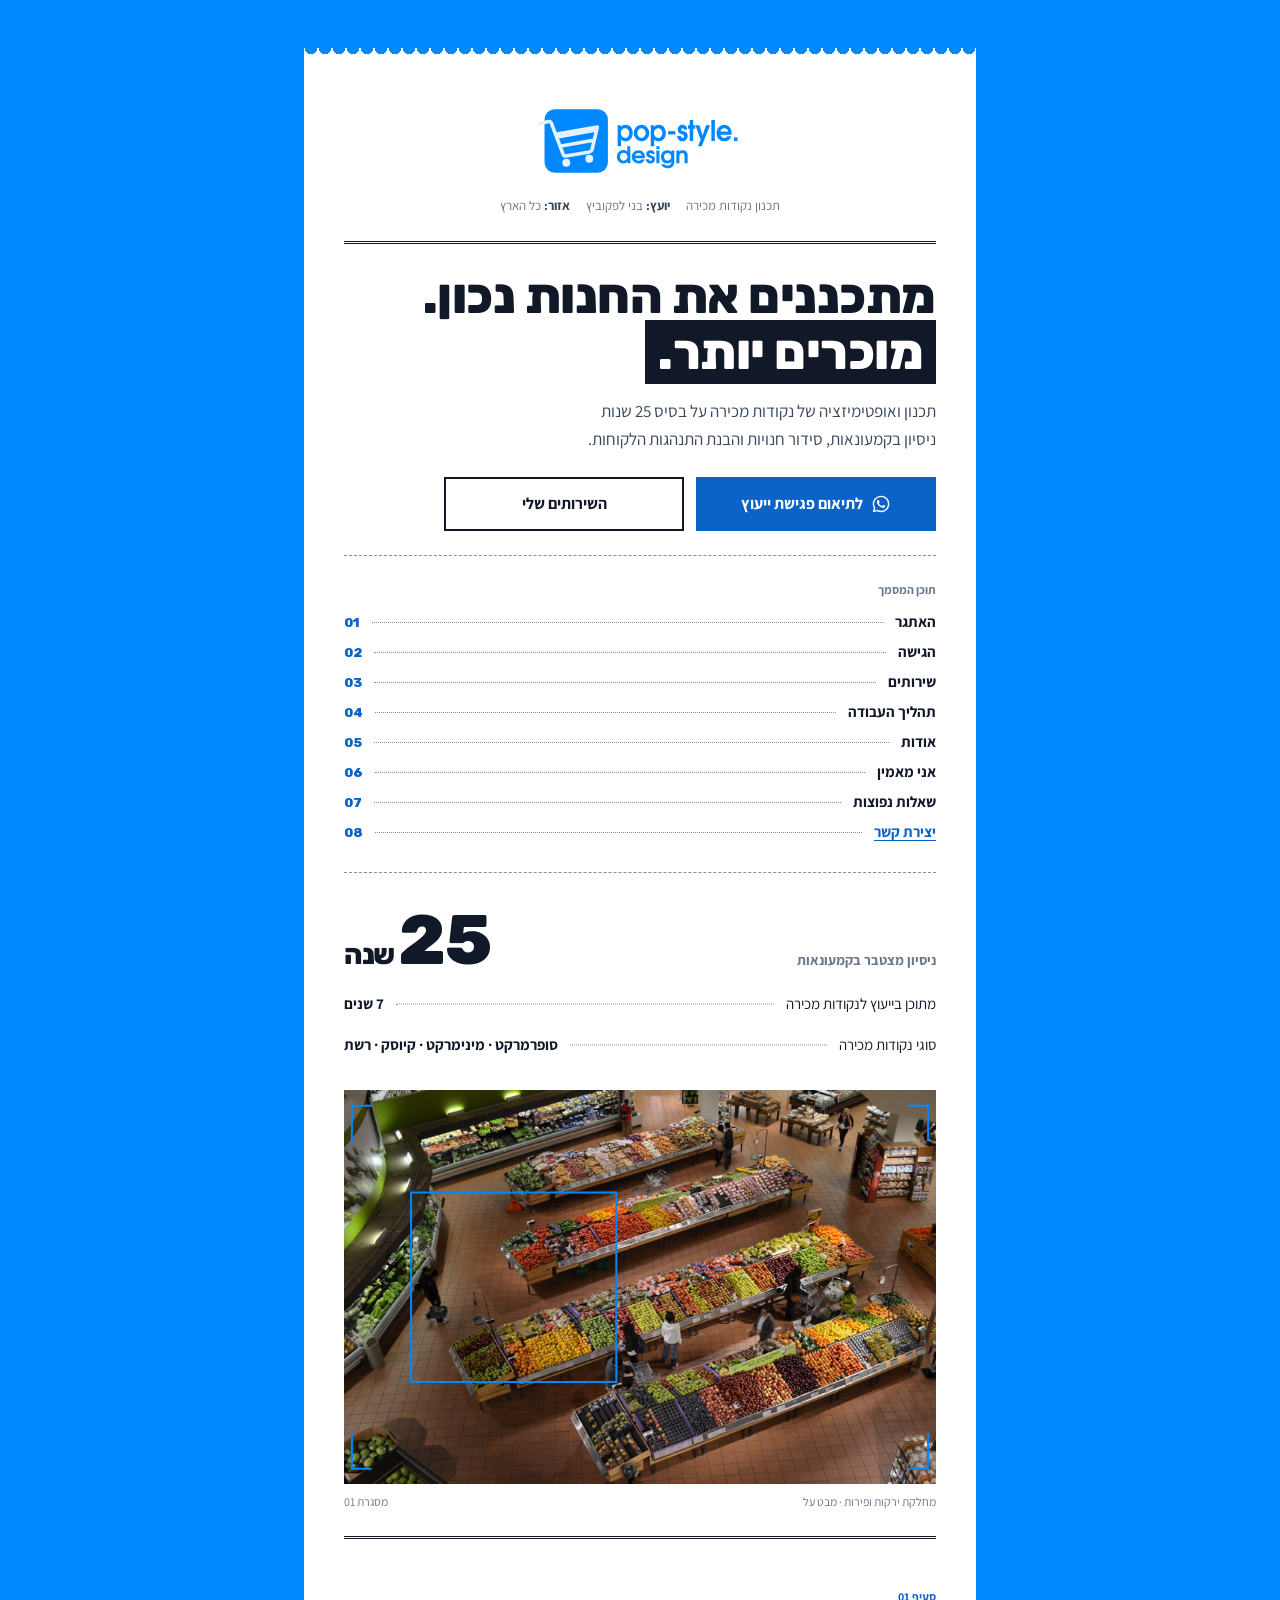
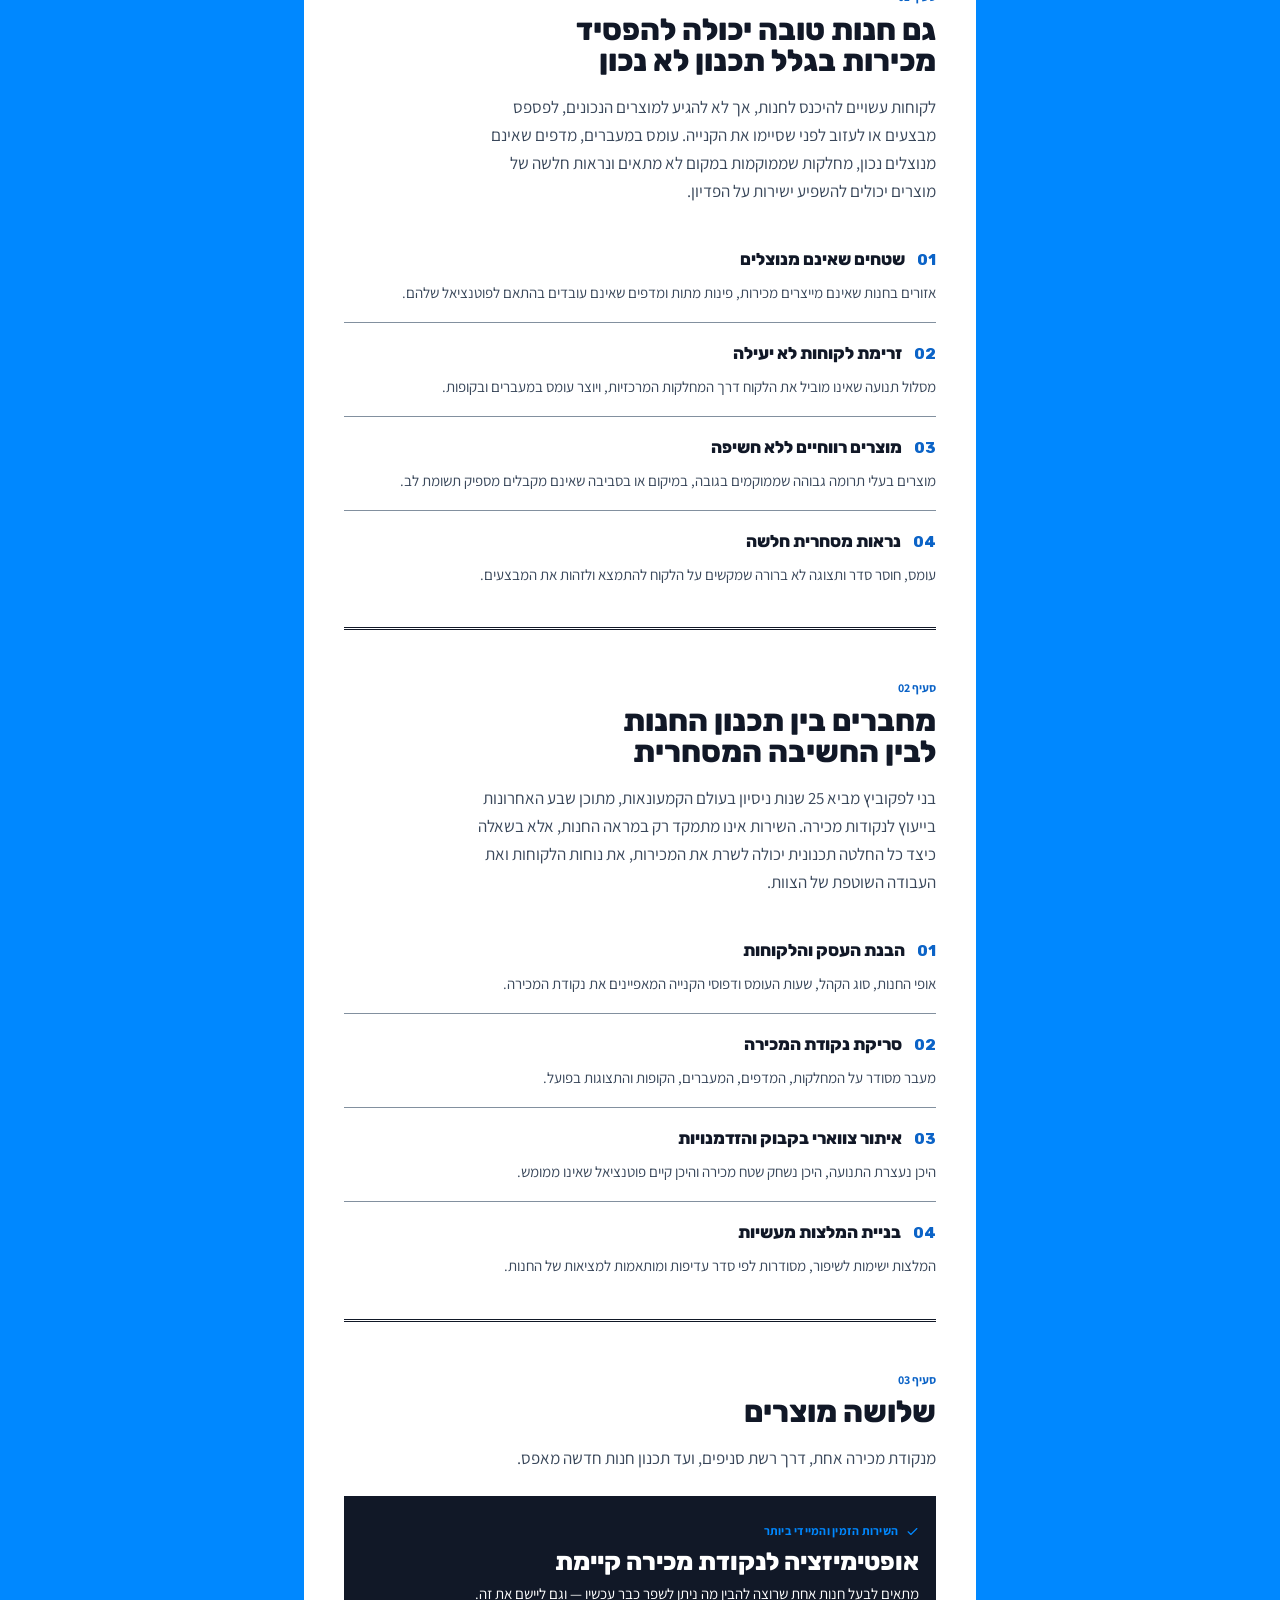
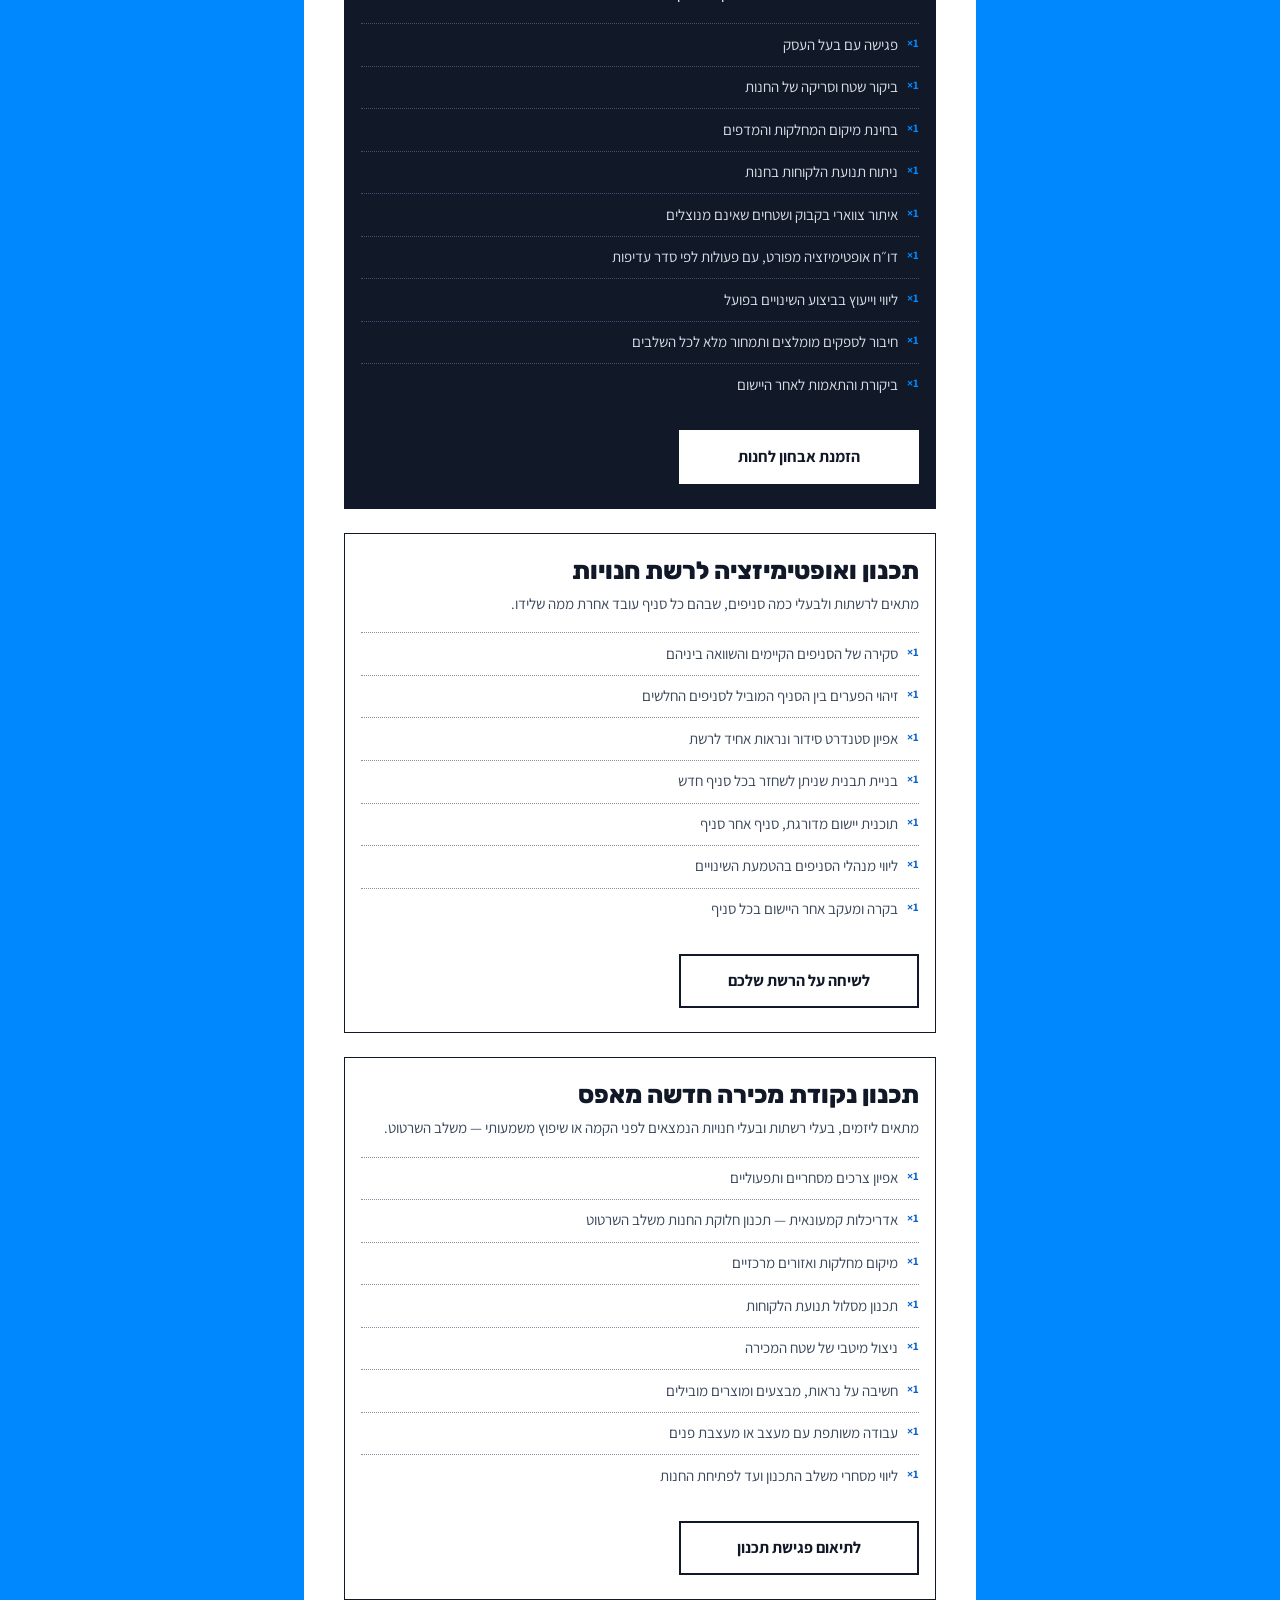
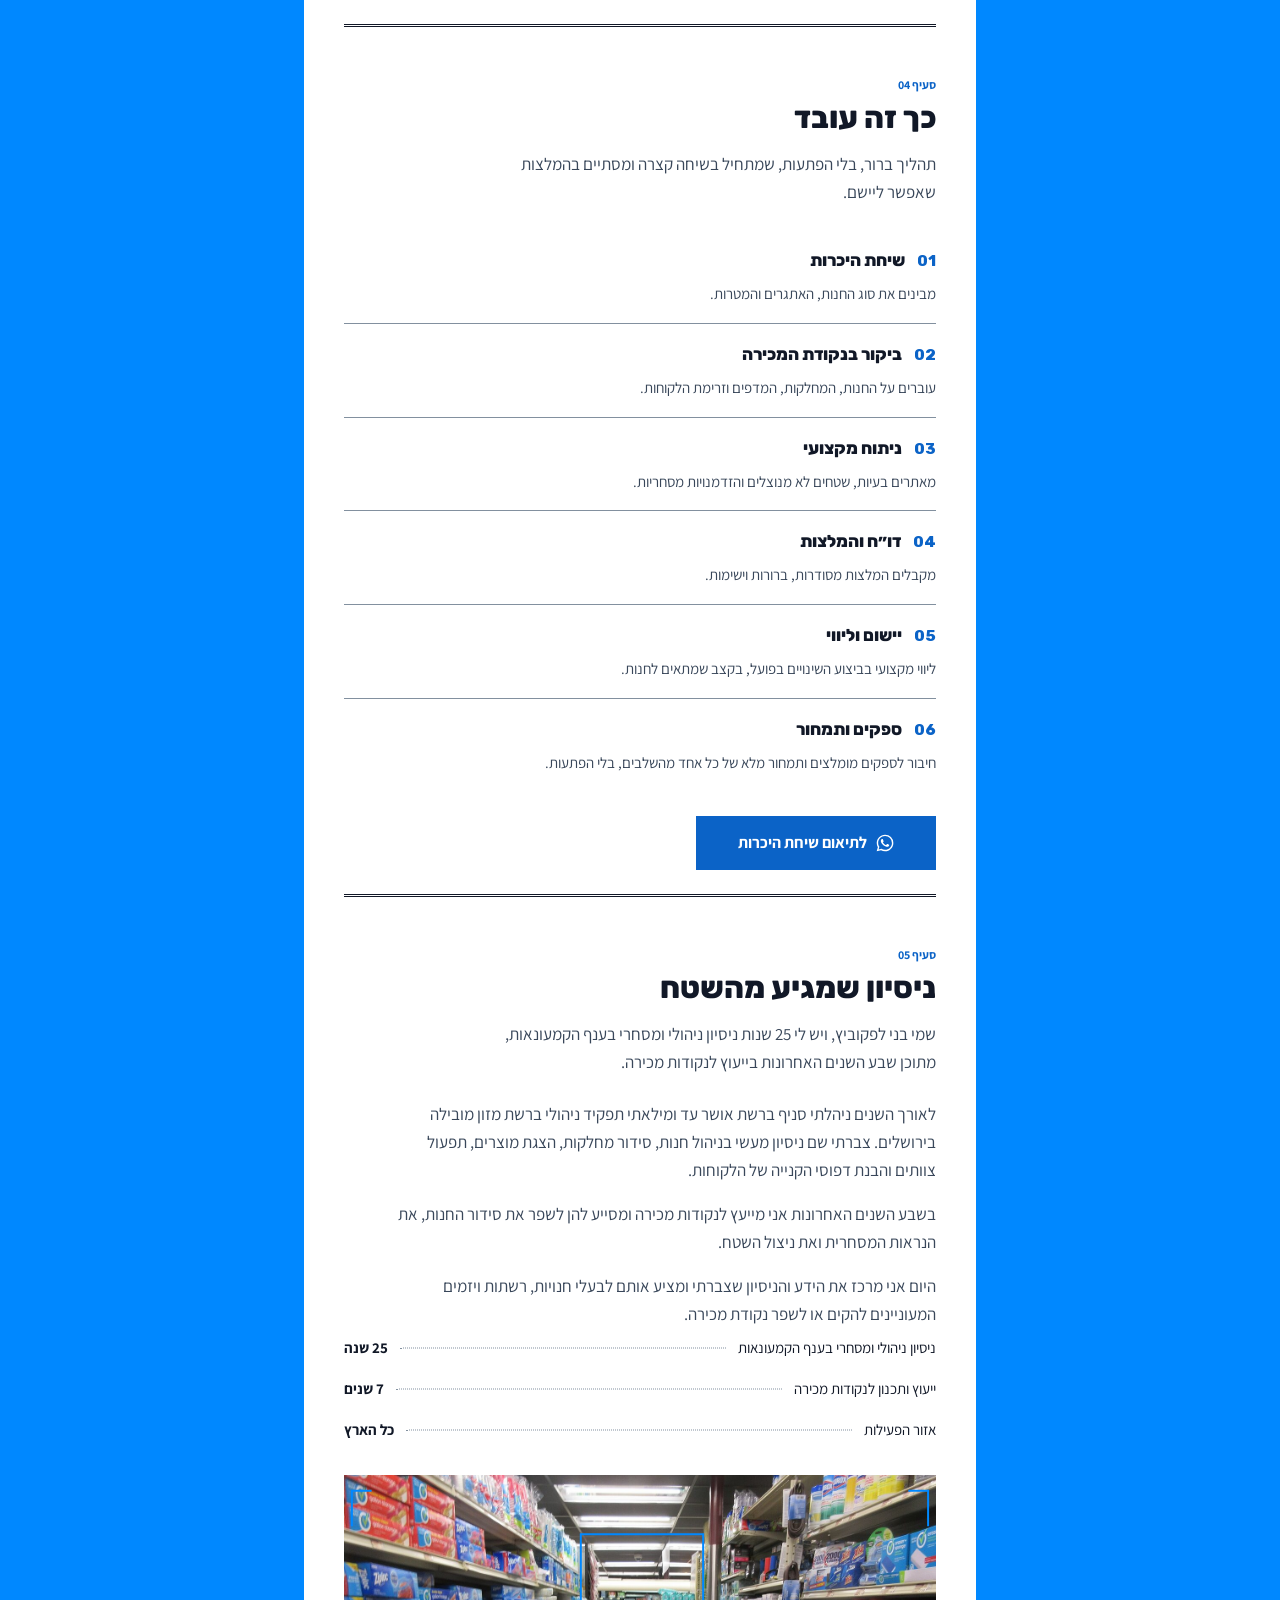
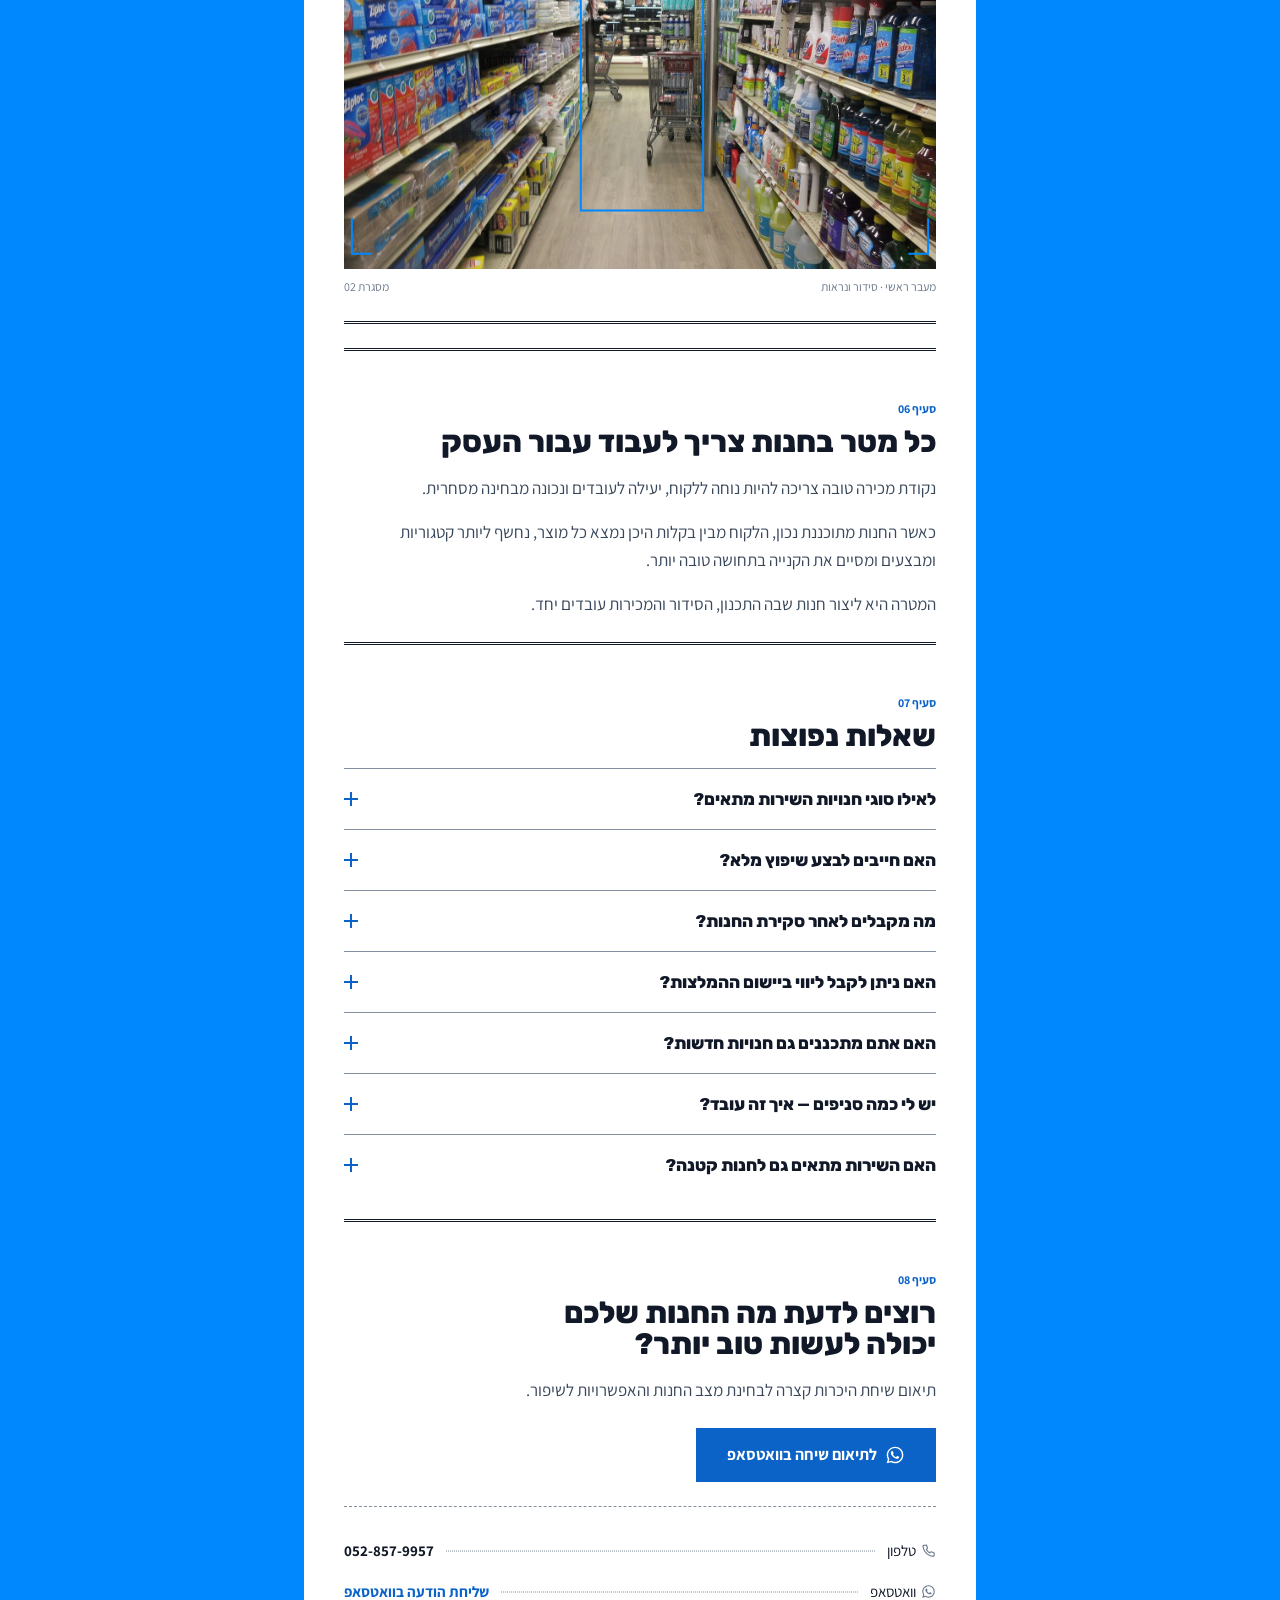
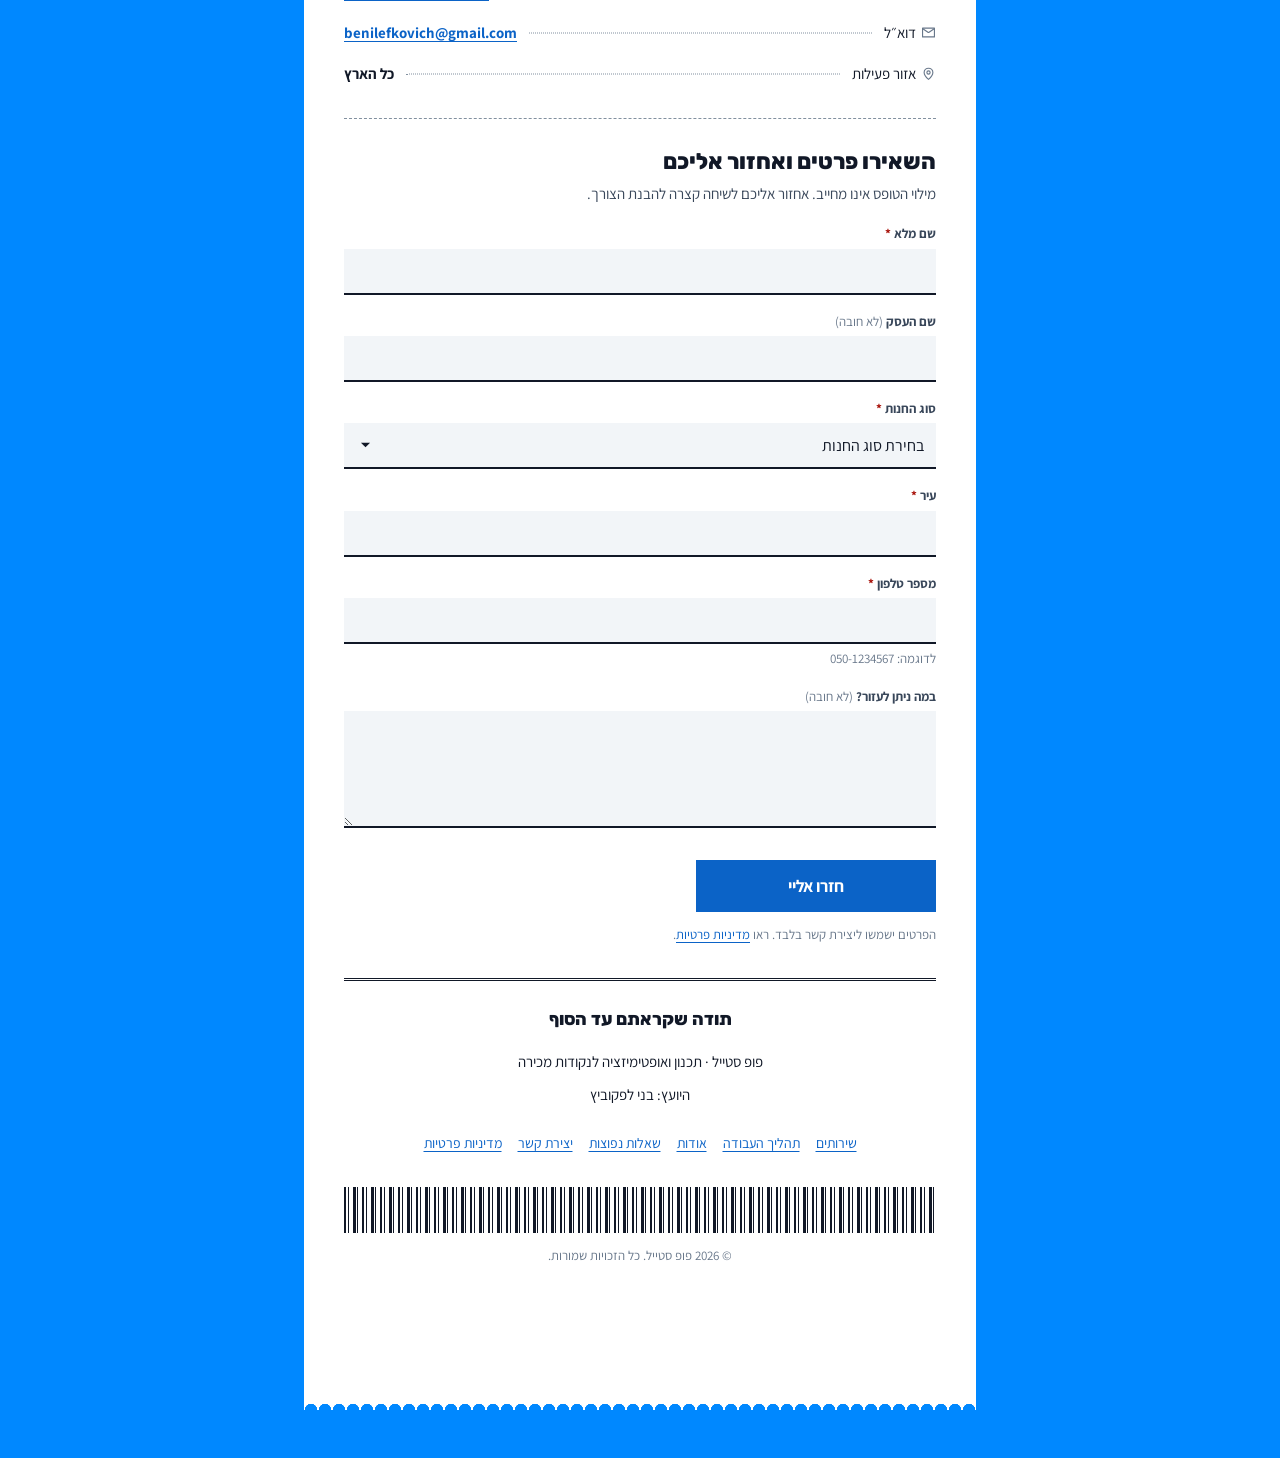
<file: index.html>
<!DOCTYPE html>
<html lang="he" dir="rtl">
<head>
<meta charset="utf-8">
<meta name="viewport" content="width=device-width, initial-scale=1">

<title>תכנון ואופטימיזציה לנקודות מכירה | פופ סטייל</title>
<meta name="description" content="ייעוץ, תכנון ואופטימיזציה לסופרמרקטים, מינימרקטים, קיוסקים ונקודות מכירה, על בסיס 25 שנות ניסיון בקמעונאות.">
<meta name="author" content="פופ סטייל – בני לפקוביץ">
<meta name="robots" content="index, follow">

<!-- ==========================================================================
     החלפת הדומיין לפני העלייה לאוויר
     --------------------------------------------------------------------------
     הכתובת https://www.pop-style.design מופיעה בארבעה מקומות בקובץ הזה (canonical,
     og:url, og:image, twitter:image) ובנוסף ב-sitemap.xml וב-site.config.js.
     היא חייבת להיות כתובה כאן ולא להיווצר ב-JavaScript, מפני שוואטסאפ
     ופייסבוק קוראים את התגיות האלה בלי להריץ סקריפטים.
     כל עוד הכתובת לא הוחלפה, האתר מציג התראה למנהל האתר בראש העמוד.
     ========================================================================== -->
<link rel="canonical" href="https://www.pop-style.design/">

<!-- Open Graph -->
<meta property="og:type" content="website">
<meta property="og:locale" content="he_IL">
<meta property="og:site_name" content="פופ סטייל – תכנון ואופטימיזציה לנקודות מכירה">
<meta property="og:title" content="מתכננים את החנות נכון. מוכרים יותר.">
<meta property="og:description" content="ייעוץ, תכנון ואופטימיזציה לסופרמרקטים, מינימרקטים, קיוסקים ונקודות מכירה, על בסיס 25 שנות ניסיון בקמעונאות.">
<meta property="og:url" content="https://www.pop-style.design/">
<meta property="og:image" content="https://www.pop-style.design/assets/img/og-image.jpg">
<meta property="og:image:width" content="1200">
<meta property="og:image:height" content="630">
<meta property="og:image:alt" content="מבט מלמעלה על מחלקת ירקות ופירות בחנות מזון, ולצידו הכותרת: מתכננים את החנות נכון, מוכרים יותר">
<meta name="twitter:card" content="summary_large_image">
<meta name="twitter:image" content="https://www.pop-style.design/assets/img/og-image.jpg">

<meta name="theme-color" content="#0088ff">

<!-- גופנים מאוחסנים מקומית. Rubik נושאת את הכותרות ומוגדרת
     font-display:block, כדי שלא יהיה הבהוב של גופן חלופי בכותרת הראשית. -->
<link rel="preload" href="assets/fonts/rubik-800-hebrew.woff2" as="font" type="font/woff2" crossorigin>
<link rel="preload" href="assets/fonts/assistant-hebrew.woff2" as="font" type="font/woff2" crossorigin>

<link rel="stylesheet" href="assets/css/style.css">
<!-- אייקון הטאב. SVG הוא הראשי — הוא חד בכל רזולוציה; שאר הקבצים הם
     נפילות: ico לדפדפנים ישנים ולסימניות, PNG לדפדפנים שאינם קוראים
     SVG, apple-touch ל-iOS, וה-manifest לאנדרואיד. -->
<link rel="icon" href="favicon.ico" sizes="any">
<link rel="icon" href="assets/brand/favicon.svg" type="image/svg+xml">
<link rel="apple-touch-icon" href="assets/brand/apple-touch-icon.png" sizes="180x180">
<link rel="manifest" href="site.webmanifest">

<!-- מסמן שהדפדפן מריץ JavaScript. אפקט החשיפה בגלילה מופעל רק במצב זה,
     כך שללא JavaScript כל התוכן מוצג במלואו. -->
<script>document.documentElement.classList.add("js");</script>

<!-- ==========================================================================
     נתונים מובנים למנועי חיפוש
     --------------------------------------------------------------------------
     שני בלוקים: תיאור העסק, ורשימת השאלות הנפוצות. סכמת FAQPage היא מה
     שמאפשר לגוגל להציג את השאלות והתשובות ישירות בתוצאות החיפוש.
     שדות התלויים בפרטי קשר מושלמים אוטומטית מתוך site.config.js
     על ידי assets/js/schema.js.
     ========================================================================== -->
<script type="application/ld+json" id="schema-business">
{
  "@context": "https://schema.org",
  "@type": "ProfessionalService",
  "name": "פופ סטייל – תכנון ואופטימיזציה לנקודות מכירה",
  "alternateName": "pop-style",
  "description": "ייעוץ, תכנון ואופטימיזציה לסופרמרקטים, מינימרקטים, קיוסקים ונקודות מכירה, על בסיס 25 שנות ניסיון בקמעונאות.",
  "founder": { "@type": "Person", "name": "בני לפקוביץ", "jobTitle": "יועץ ומתכנן נקודות מכירה" },
  "knowsAbout": ["תכנון נקודת מכירה", "סידור חנות", "אופטימיזציה קמעונאית", "תכנון סופרמרקט", "נראות מסחרית"],
  "priceRange": "$$",
  "availableLanguage": "he",
  "hasOfferCatalog": {
    "@type": "OfferCatalog",
    "name": "שירותי תכנון ואופטימיזציה לנקודות מכירה",
    "itemListElement": [
      { "@type": "Offer", "itemOffered": { "@type": "Service", "name": "אופטימיזציה לנקודת מכירה קיימת" } },
      { "@type": "Offer", "itemOffered": { "@type": "Service", "name": "תכנון ואופטימיזציה לרשת חנויות" } },
      { "@type": "Offer", "itemOffered": { "@type": "Service", "name": "תכנון נקודת מכירה חדשה מאפס" } }
    ]
  }
}
</script>

<script type="application/ld+json">
{
  "@context": "https://schema.org",
  "@type": "FAQPage",
  "mainEntity": [
    { "@type": "Question", "name": "לאילו סוגי חנויות השירות מתאים?",
      "acceptedAnswer": { "@type": "Answer", "text": "השירות מתאים לסופרמרקטים, מינימרקטים, קיוסקים, חנויות נוחות, חנויות מזון ונקודות מכירה קמעונאיות נוספות." } },
    { "@type": "Question", "name": "האם חייבים לבצע שיפוץ מלא?",
      "acceptedAnswer": { "@type": "Answer", "text": "לא. במקרים רבים ניתן להשיג שיפור באמצעות שינויי סידור, מיקום, נראות וזרימה ללא שיפוץ מקיף." } },
    { "@type": "Question", "name": "מה מקבלים לאחר סקירת החנות?",
      "acceptedAnswer": { "@type": "Answer", "text": "דו״ח מסודר הכולל את הממצאים, ההמלצות והפעולות המומלצות לפי סדר עדיפות." } },
    { "@type": "Question", "name": "האם ניתן לקבל ליווי ביישום ההמלצות?",
      "acceptedAnswer": { "@type": "Answer", "text": "כן. ניתן להזמין שירות הכולל ליווי וסיוע ביישום בפועל." } },
    { "@type": "Question", "name": "האם אתם מתכננים גם חנויות חדשות?",
      "acceptedAnswer": { "@type": "Answer", "text": "כן. ניתן לקבל תכנון מסחרי מלא בשיתוף מעצב או מעצבת פנים." } },
    { "@type": "Question", "name": "יש לי כמה סניפים — איך זה עובד?",
      "acceptedAnswer": { "@type": "Answer", "text": "לרשתות יש מוצר נפרד. במקום לטפל בכל סניף בנפרד, בונים סטנדרט אחיד לרשת ותבנית שניתן לשחזר, ומיישמים אותה בהדרגה סניף אחר סניף." } },
    { "@type": "Question", "name": "האם השירות מתאים גם לחנות קטנה?",
      "acceptedAnswer": { "@type": "Answer", "text": "כן. דווקא בחנויות קטנות יש חשיבות גבוהה לניצול נכון של כל מטר." } }
  ]
}
</script>

<script src="assets/js/site.config.js"></script>
</head>

<body>

<a class="skip" href="#main">דילוג לתוכן המרכזי</a>

<!-- ==========================================================================
     ספריית אייקונים (SVG inline — ללא תלות חיצונית, ללא אמוג'י)
     ========================================================================== -->
<svg width="0" height="0" style="position:absolute" aria-hidden="true" focusable="false">
  <defs>
    <symbol id="i-alert" viewBox="0 0 24 24" fill="none" stroke="currentColor" stroke-width="1.8" stroke-linecap="round" stroke-linejoin="round">
      <path d="M10.3 3.9 2.4 17.4A1.9 1.9 0 0 0 4 20.3h16a1.9 1.9 0 0 0 1.6-2.9L13.7 3.9a1.9 1.9 0 0 0-3.4 0Z"/>
      <path d="M12 9v4.5M12 17h.01"/>
    </symbol>
    <symbol id="i-check" viewBox="0 0 24 24" fill="none" stroke="currentColor" stroke-width="2.2" stroke-linecap="round" stroke-linejoin="round">
      <path d="m4 12.5 5 5L20 6.5"/>
    </symbol>
    <symbol id="i-phone" viewBox="0 0 24 24" fill="none" stroke="currentColor" stroke-width="1.8" stroke-linecap="round" stroke-linejoin="round">
      <path d="M21 16.9v2.6a1.8 1.8 0 0 1-2 1.8 17.6 17.6 0 0 1-7.7-2.7 17.3 17.3 0 0 1-5.3-5.3A17.6 17.6 0 0 1 3.3 5.5a1.8 1.8 0 0 1 1.8-2h2.6a1.8 1.8 0 0 1 1.8 1.5c.1.9.3 1.7.6 2.5a1.8 1.8 0 0 1-.4 1.9l-1.1 1.1a14 14 0 0 0 5.3 5.3l1.1-1.1a1.8 1.8 0 0 1 1.9-.4c.8.3 1.6.5 2.5.6a1.8 1.8 0 0 1 1.6 1.9Z"/>
    </symbol>
    <symbol id="i-mail" viewBox="0 0 24 24" fill="none" stroke="currentColor" stroke-width="1.8" stroke-linecap="round" stroke-linejoin="round">
      <rect x="2.5" y="5" width="19" height="14"/><path d="m2.9 6 8.2 5.7a1.6 1.6 0 0 0 1.8 0L21.1 6"/>
    </symbol>
    <symbol id="i-pin" viewBox="0 0 24 24" fill="none" stroke="currentColor" stroke-width="1.8" stroke-linecap="round" stroke-linejoin="round">
      <path d="M19 10.5c0 5.2-7 11-7 11s-7-5.8-7-11a7 7 0 0 1 14 0Z"/><circle cx="12" cy="10.3" r="2.6"/>
    </symbol>
    <symbol id="i-whatsapp" viewBox="0 0 24 24"><path fill="currentColor" d="M12.04 2c-5.5 0-9.96 4.46-9.96 9.96 0 1.76.46 3.48 1.34 5L2 22l5.2-1.36a9.9 9.9 0 0 0 4.84 1.24h.01c5.5 0 9.96-4.46 9.96-9.96A9.9 9.9 0 0 0 19.1 4.9 9.9 9.9 0 0 0 12.04 2Zm0 18.18h-.01a8.3 8.3 0 0 1-4.2-1.15l-.3-.18-3.12.82.83-3.04-.2-.31a8.24 8.24 0 0 1-1.26-4.36c0-4.56 3.71-8.27 8.27-8.27 2.2 0 4.28.86 5.84 2.42a8.22 8.22 0 0 1 2.42 5.85c0 4.57-3.71 8.28-8.27 8.28Zm4.54-6.2c-.25-.13-1.47-.72-1.7-.8-.23-.09-.4-.13-.56.12-.17.25-.64.8-.79.97-.14.16-.29.19-.54.06-.25-.12-1.05-.38-2-1.23a7.5 7.5 0 0 1-1.39-1.72c-.14-.25-.01-.38.11-.5.11-.12.25-.29.37-.44.13-.15.17-.25.25-.42.09-.16.04-.31-.02-.44-.06-.12-.56-1.35-.77-1.85-.2-.48-.4-.42-.56-.43h-.47c-.16 0-.43.06-.65.31-.23.25-.86.84-.86 2.05s.88 2.38 1 2.55c.13.16 1.74 2.65 4.2 3.72.59.25 1.05.4 1.4.52.6.19 1.13.16 1.56.1.48-.07 1.47-.6 1.68-1.19.2-.58.2-1.08.15-1.18-.06-.11-.23-.17-.48-.3Z"/></symbol>
  </defs>
</svg>

<!-- ==========================================================================
     העמוד הוא רצועת נייר אחת על קרקע כחולה — החלטה 0009.
     אין כותרת דביקה ואין תפריט נפתח: הניווט הוא תוכן העניינים של
     המסמך, והקריאה לפעולה שנשארת על המסך היא הספח שבתחתיתו.
     ========================================================================== -->
<div class="wrap">
  <main class="tape" id="main">
    <div class="tape__body" id="top">

      <!-- ראש המסמך -->
      <header class="doc-head reveal">
        <img class="doc-head__logo" src="assets/brand/logo.svg" alt="pop-style. design"
             width="300" height="109" decoding="async">
        <p class="doc-head__meta">
          <span>תכנון נקודות מכירה</span>
          <span><b>יועץ:</b> בני לפקוביץ</span>
          <span><b>אזור:</b> <span data-contact="areas"><span class="placeholder-text">[אזורי פעילות]</span></span></span>
        </p>
      </header>

      <!-- התראה למנהל האתר: הדומיין בתגיות השיתוף עדיין לא הוחלף. -->
      <div class="admin-notice" id="domain-notice" data-admin-notice hidden>
        <svg aria-hidden="true"><use href="#i-alert"></use></svg>
        <p>
          <strong>הודעה למנהל האתר:</strong>
          כתובת האתר עדיין מוגדרת כ־<code>https://www.pop-style.design</code>.
          כל עוד היא לא הוחלפה, שיתוף של האתר בוואטסאפ או בפייסבוק יוצג ללא תמונה,
          ומנועי החיפוש יקבלו כתובת <code>canonical</code> שגויה.
          יש לעדכן את הכתובת ב־<code>index.html</code>, ב־<code>sitemap.xml</code>
          וב־<code>assets/js/site.config.js</code>.
        </p>
      </div>

      <hr class="rule-double">

      <h1 class="title reveal">מתכננים את החנות נכון.<br><em>מוכרים יותר.</em></h1>

      <p class="sub reveal">
        תכנון ואופטימיזציה של נקודות מכירה על בסיס 25 שנות ניסיון בקמעונאות,
        סידור חנויות והבנת התנהגות הלקוחות.
      </p>

      <div class="acts hero__actions reveal">
        <a class="act" href="#contact" data-wa-link>
          <svg aria-hidden="true"><use href="#i-whatsapp"></use></svg>
          לתיאום פגישת ייעוץ
        </a>
        <a class="act act--ghost" href="#services">השירותים שלי</a>
      </div>

      <!-- הצעת הפתיחה. מוצגת רק אם מולא introOfferText ב-site.config.js. -->
      <p class="offer-note" data-offer="intro" hidden></p>

      <hr class="rule-single">

      <!-- ====================================================================
           תוכן העניינים — זהו הניווט של העמוד.
           ברצועה אחת רציפה אין מקום לסרגל ניווט דביק, והמכשיר הנכון הוא
           זה שהמסמך כבר משתמש בו: שורת תווית · מוביל · מספר. הספרות
           נספרות ב-CSS ולא נכתבות ביד, כך שאזור שמוסתר אינו יוצר חור
           ברצף — גם בלי JavaScript.
           ==================================================================== -->
      <nav class="toc reveal" aria-label="ניווט ראשי">
        <p class="toc__t">תוכן המסמך</p>
        <ul class="toc__list">
          <li><a class="nav__link" href="#problem">האתגר</a></li>
          <li><a class="nav__link" href="#solution">הגישה</a></li>
          <li><a class="nav__link" href="#services">שירותים</a></li>
          <li><a class="nav__link" href="#process">תהליך העבודה</a></li>
          <li><a class="nav__link" href="#about">אודות</a></li>
          <li hidden><a class="nav__link" href="#testimonials">המלצות</a></li>
          <li><a class="nav__link" href="#creed">אני מאמין</a></li>
          <li><a class="nav__link" href="#faq">שאלות נפוצות</a></li>
          <li><a class="nav__link" href="#contact">יצירת קשר</a></li>
        </ul>
      </nav>

      <hr class="rule-single">

      <!-- סיכום הניסיון, כשורת TOTAL של דוח.
           פירוק שנות הניהול ירד ב-7.11.2026 לבקשת הלקוח. -->
      <div class="total reveal">
        <span class="total__label">ניסיון מצטבר בקמעונאות</span>
        <span class="total__fig"><span class="count" data-count-to="25">25</span><span class="total__unit"> שנה</span></span>
      </div>
      <div class="line reveal">
        <span>מתוכן בייעוץ לנקודות מכירה</span>
        <span class="line__lead"></span>
        <span class="line__val">7 שנים</span>
      </div>
      <div class="line reveal">
        <span>סוגי נקודות מכירה</span>
        <span class="line__lead"></span>
        <span class="line__val">סופרמרקט · מינימרקט · קיוסק · רשת</span>
      </div>

      <figure class="shot reveal">
        <img src="assets/img/store-produce.jpg" width="1600" height="1059"
             loading="eager" fetchpriority="high" decoding="async"
             alt="מבט מלמעלה על מחלקת הירקות והפירות בחנות מזון, עם משטחי תצוגה מסודרים בשורות מקבילות">
        <svg class="shot__marks" viewBox="0 0 300 200" preserveAspectRatio="none" aria-hidden="true">
          <path d="M14 8 H4 V26 M286 8 H296 V26 M14 192 H4 V174 M286 192 H296 V174"/>
          <rect x="34" y="52" width="104" height="96"/>
        </svg>
        <figcaption class="shot__cap">
          <span>מחלקת ירקות ופירות · מבט על</span>
          <span>מסגרת 01</span>
        </figcaption>
      </figure>

      <hr class="rule-double">

      <!-- ==================================================================
           האתגר
           ================================================================== -->
      <section class="sec" id="problem">
        <p class="sec__no"></p>
        <h2 class="sec__h reveal">גם חנות טובה יכולה להפסיד מכירות בגלל תכנון לא נכון</h2>
        <p class="sec__lead reveal">
          לקוחות עשויים להיכנס לחנות, אך לא להגיע למוצרים הנכונים, לפספס מבצעים או לעזוב לפני שסיימו את הקנייה.
          עומס במעברים, מדפים שאינם מנוצלים נכון, מחלקות שממוקמות במקום לא מתאים ונראות חלשה של מוצרים
          יכולים להשפיע ישירות על הפדיון.
        </p>

        <ul class="entries reveal">
          <li class="entry">
            <div class="entry__top"><span class="entry__n">01</span><span class="entry__t">שטחים שאינם מנוצלים</span></div>
            <p class="entry__d">אזורים בחנות שאינם מייצרים מכירות, פינות מתות ומדפים שאינם עובדים בהתאם לפוטנציאל שלהם.</p>
          </li>
          <li class="entry">
            <div class="entry__top"><span class="entry__n">02</span><span class="entry__t">זרימת לקוחות לא יעילה</span></div>
            <p class="entry__d">מסלול תנועה שאינו מוביל את הלקוח דרך המחלקות המרכזיות, ויוצר עומס במעברים ובקופות.</p>
          </li>
          <li class="entry">
            <div class="entry__top"><span class="entry__n">03</span><span class="entry__t">מוצרים רווחיים ללא חשיפה</span></div>
            <p class="entry__d">מוצרים בעלי תרומה גבוהה שממוקמים בגובה, במיקום או בסביבה שאינם מקבלים מספיק תשומת לב.</p>
          </li>
          <li class="entry">
            <div class="entry__top"><span class="entry__n">04</span><span class="entry__t">נראות מסחרית חלשה</span></div>
            <p class="entry__d">עומס, חוסר סדר ותצוגה לא ברורה שמקשים על הלקוח להתמצא ולזהות את המבצעים.</p>
          </li>
        </ul>
      </section>

      <hr class="rule-double">

      <!-- ==================================================================
           הגישה
           ================================================================== -->
      <section class="sec" id="solution">
        <p class="sec__no"></p>
        <h2 class="sec__h reveal">מחברים בין תכנון החנות לבין החשיבה המסחרית</h2>
        <p class="sec__lead reveal">
          בני לפקוביץ מביא 25 שנות ניסיון בעולם הקמעונאות, מתוכן שבע האחרונות בייעוץ לנקודות מכירה.
          השירות אינו מתמקד רק במראה החנות, אלא בשאלה כיצד כל החלטה תכנונית יכולה לשרת את המכירות,
          את נוחות הלקוחות ואת העבודה השוטפת של הצוות.
        </p>

        <ol class="entries reveal">
          <li class="entry">
            <div class="entry__top"><span class="entry__n">01</span><span class="entry__t">הבנת העסק והלקוחות</span></div>
            <p class="entry__d">אופי החנות, סוג הקהל, שעות העומס ודפוסי הקנייה המאפיינים את נקודת המכירה.</p>
          </li>
          <li class="entry">
            <div class="entry__top"><span class="entry__n">02</span><span class="entry__t">סריקת נקודת המכירה</span></div>
            <p class="entry__d">מעבר מסודר על המחלקות, המדפים, המעברים, הקופות והתצוגות בפועל.</p>
          </li>
          <li class="entry">
            <div class="entry__top"><span class="entry__n">03</span><span class="entry__t">איתור צווארי בקבוק והזדמנויות</span></div>
            <p class="entry__d">היכן נעצרת התנועה, היכן נשחק שטח מכירה והיכן קיים פוטנציאל שאינו ממומש.</p>
          </li>
          <li class="entry">
            <div class="entry__top"><span class="entry__n">04</span><span class="entry__t">בניית המלצות מעשיות</span></div>
            <p class="entry__d">המלצות ישימות לשיפור, מסודרות לפי סדר עדיפות ומותאמות למציאות של החנות.</p>
          </li>
        </ol>
      </section>

      <hr class="rule-double">

      <!-- ==================================================================
           השירותים — שלושת המוצרים לפי סיכום פגישת 14.10.2026.
           מוצר 1 כולל גם את הליווי והיישום, שבפגישה הוגדרו כשלב בתהליך
           ולא כמוצר נפרד.
           ================================================================== -->
      <section class="sec" id="services">
        <p class="sec__no"></p>
        <h2 class="sec__h reveal">שלושה מוצרים</h2>
        <p class="sec__lead reveal">מנקודת מכירה אחת, דרך רשת סניפים, ועד תכנון חנות חדשה מאפס.</p>
        <!-- עוגן מחיר. מוצג רק אם מולא priceRangeText ב-assets/js/site.config.js. -->
        <p class="offer-note" data-offer="price" hidden></p>

        <article class="item item--lead reveal">
          <p class="item__flag">
            <svg aria-hidden="true"><use href="#i-check"></use></svg>
            השירות הזמין והמיידי ביותר
          </p>
          <h3 class="item__t">אופטימיזציה לנקודת מכירה קיימת</h3>
          <p class="item__for">מתאים לבעל חנות אחת שרוצה להבין מה ניתן לשפר כבר עכשיו — וגם ליישם את זה.</p>
          <ul class="item__list">
            <li>פגישה עם בעל העסק</li>
            <li>ביקור שטח וסריקה של החנות</li>
            <li>בחינת מיקום המחלקות והמדפים</li>
            <li>ניתוח תנועת הלקוחות בחנות</li>
            <li>איתור צווארי בקבוק ושטחים שאינם מנוצלים</li>
            <li>דו״ח אופטימיזציה מפורט, עם פעולות לפי סדר עדיפות</li>
            <li>ליווי וייעוץ בביצוע השינויים בפועל</li>
            <li>חיבור לספקים מומלצים ותמחור מלא לכל השלבים</li>
            <li>ביקורת והתאמות לאחר היישום</li>
          </ul>
          <a class="act item__cta" href="#contact" data-service="אופטימיזציה לנקודת מכירה קיימת">
            הזמנת אבחון לחנות
          </a>
        </article>

        <article class="item reveal">
          <h3 class="item__t">תכנון ואופטימיזציה לרשת חנויות</h3>
          <p class="item__for">מתאים לרשתות ולבעלי כמה סניפים, שבהם כל סניף עובד אחרת ממה שלידו.</p>

          <!-- הסעיפים כאן נוסחו על בסיס סיכום הפגישה, שהגדיר את המוצר אך לא
               את תכולתו. יש לקבל את אישורו של בני או לתקן לפני הפרסום. -->
          <div class="admin-notice admin-notice--inline" data-admin-notice>
            <svg aria-hidden="true"><use href="#i-alert"></use></svg>
            <p>
              <strong>טעון אישור:</strong>
              סיכום הפגישה הגדיר את מוצר הרשתות אך לא את תכולתו. הסעיפים כאן הוצעו
              על בסיס התהליך של מוצר 1 — יש לאשר או לתקן אותם מול בני.
            </p>
          </div>

          <ul class="item__list">
            <li>סקירה של הסניפים הקיימים והשוואה ביניהם</li>
            <li>זיהוי הפערים בין הסניף המוביל לסניפים החלשים</li>
            <li>אפיון סטנדרט סידור ונראות אחיד לרשת</li>
            <li>בניית תבנית שניתן לשחזר בכל סניף חדש</li>
            <li>תוכנית יישום מדורגת, סניף אחר סניף</li>
            <li>ליווי מנהלי הסניפים בהטמעת השינויים</li>
            <li>בקרה ומעקב אחר היישום בכל סניף</li>
          </ul>
          <a class="act act--ghost item__cta" href="#contact" data-service="תכנון ואופטימיזציה לרשת חנויות">
            לשיחה על הרשת שלכם
          </a>
        </article>

        <article class="item reveal">
          <h3 class="item__t">תכנון נקודת מכירה חדשה מאפס</h3>
          <p class="item__for">מתאים ליזמים, בעלי רשתות ובעלי חנויות הנמצאים לפני הקמה או שיפוץ משמעותי — משלב השרטוט.</p>
          <ul class="item__list">
            <li>אפיון צרכים מסחריים ותפעוליים</li>
            <li>אדריכלות קמעונאית — תכנון חלוקת החנות משלב השרטוט</li>
            <li>מיקום מחלקות ואזורים מרכזיים</li>
            <li>תכנון מסלול תנועת הלקוחות</li>
            <li>ניצול מיטבי של שטח המכירה</li>
            <li>חשיבה על נראות, מבצעים ומוצרים מובילים</li>
            <li>עבודה משותפת עם מעצב או מעצבת פנים</li>
            <li>ליווי מסחרי משלב התכנון ועד לפתיחת החנות</li>
          </ul>
          <a class="act act--ghost item__cta" href="#contact" data-service="תכנון נקודת מכירה חדשה מאפס">
            לתיאום פגישת תכנון
          </a>
        </article>
      </section>

      <hr class="rule-double">

      <!-- ==================================================================
           תהליך העבודה
           ================================================================== -->
      <section class="sec" id="process">
        <p class="sec__no"></p>
        <h2 class="sec__h reveal">כך זה עובד</h2>
        <p class="sec__lead reveal">תהליך ברור, בלי הפתעות, שמתחיל בשיחה קצרה ומסתיים בהמלצות שאפשר ליישם.</p>

        <ol class="entries reveal">
          <li class="entry"><div class="entry__top"><span class="entry__n">01</span><span class="entry__t">שיחת היכרות</span></div><p class="entry__d">מבינים את סוג החנות, האתגרים והמטרות.</p></li>
          <li class="entry"><div class="entry__top"><span class="entry__n">02</span><span class="entry__t">ביקור בנקודת המכירה</span></div><p class="entry__d">עוברים על החנות, המחלקות, המדפים וזרימת הלקוחות.</p></li>
          <li class="entry"><div class="entry__top"><span class="entry__n">03</span><span class="entry__t">ניתוח מקצועי</span></div><p class="entry__d">מאתרים בעיות, שטחים לא מנוצלים והזדמנויות מסחריות.</p></li>
          <li class="entry"><div class="entry__top"><span class="entry__n">04</span><span class="entry__t">דו״ח והמלצות</span></div><p class="entry__d">מקבלים המלצות מסודרות, ברורות וישימות.</p></li>
          <li class="entry"><div class="entry__top"><span class="entry__n">05</span><span class="entry__t">יישום וליווי</span></div><p class="entry__d">ליווי מקצועי בביצוע השינויים בפועל, בקצב שמתאים לחנות.</p></li>
          <li class="entry"><div class="entry__top"><span class="entry__n">06</span><span class="entry__t">ספקים ותמחור</span></div><p class="entry__d">חיבור לספקים מומלצים ותמחור מלא של כל אחד מהשלבים, בלי הפתעות.</p></li>
        </ol>

        <div class="acts reveal">
          <a class="act" href="#contact" data-wa-link>
            <svg aria-hidden="true"><use href="#i-whatsapp"></use></svg>
            לתיאום שיחת היכרות
          </a>
        </div>
      </section>

      <hr class="rule-double">

      <!-- ==================================================================
           אודות
           ================================================================== -->
      <section class="sec" id="about">
        <p class="sec__no"></p>
        <h2 class="sec__h reveal">ניסיון שמגיע מהשטח</h2>
        <p class="sec__lead reveal">שמי בני לפקוביץ, ויש לי 25 שנות ניסיון ניהולי ומסחרי בענף הקמעונאות, מתוכן שבע השנים האחרונות בייעוץ לנקודות מכירה.</p>

        <div class="prose reveal">
          <p>
            לאורך השנים ניהלתי סניף ברשת אושר עד ומילאתי תפקיד ניהולי ברשת מזון מובילה
            בירושלים. צברתי שם ניסיון מעשי בניהול חנות, סידור מחלקות, הצגת מוצרים,
            תפעול צוותים והבנת דפוסי הקנייה של הלקוחות.
          </p>
          <p>
            בשבע השנים האחרונות אני מייעץ לנקודות מכירה ומסייע להן לשפר את סידור החנות,
            את הנראות המסחרית ואת ניצול השטח.
          </p>
          <p>
            היום אני מרכז את הידע והניסיון שצברתי ומציע אותם לבעלי חנויות, רשתות ויזמים
            המעוניינים להקים או לשפר נקודת מכירה.
          </p>
        </div>

        <dl class="lines reveal">
          <div class="line"><dt>ניסיון ניהולי ומסחרי בענף הקמעונאות</dt><span class="line__lead"></span><dd class="line__val">25 שנה</dd></div>
          <div class="line"><dt>ייעוץ ותכנון לנקודות מכירה</dt><span class="line__lead"></span><dd class="line__val">7 שנים</dd></div>
          <div class="line"><dt>אזור הפעילות</dt><span class="line__lead"></span><dd class="line__val" data-contact="areas"><span class="placeholder-text">[אזורי פעילות]</span></dd></div>
        </dl>

        <figure class="shot reveal">
          <img src="assets/img/store-aisle.jpg" width="1400" height="1050"
               loading="lazy" decoding="async"
               alt="מעבר בחנות מזון עם מדפים מסודרים משני צדדיו ושילוט מחירים">
          <svg class="shot__marks" viewBox="0 0 300 200" preserveAspectRatio="none" aria-hidden="true">
            <path d="M14 8 H4 V26 M286 8 H296 V26 M14 192 H4 V174 M286 192 H296 V174"/>
            <rect x="120" y="30" width="62" height="140"/>
          </svg>
          <figcaption class="shot__cap">
            <span>מעבר ראשי · סידור ונראות</span>
            <span>מסגרת 02</span>
          </figcaption>
        </figure>
      </section>

      <hr class="rule-double">

      <!-- ==================================================================
           המלצות — מוסתר כברירת מחדל.
           נחשף על ידי assets/js/main.js רק כאשר showTestimonials דלוק,
           כך שגם גולש ללא JavaScript לא רואה כרטיסים ריקים.
           הספרה נספרת ב-CSS, ולכן הסתרתו אינה יוצרת חור ברצף.
           ================================================================== -->
      <section class="sec" id="testimonials" hidden>
        <p class="sec__no"></p>
        <h2 class="sec__h">ניסיון מוכח בנקודות מכירה</h2>
        <p class="sec__lead">פרויקטים עם תיאור האתגר, השינויים שבוצעו והתוצאה שהלקוח זיהה.</p>

        <div class="admin-notice" data-admin-notice>
          <svg aria-hidden="true"><use href="#i-alert"></use></svg>
          <p>
            <strong>הודעה למנהל האתר:</strong>
            לפי סיכום פגישת 14.10.2026, אזור ההמלצות נחשף רק כשיש 3-4 ממליצים אמיתיים
            עם אישור בכתב. עד אז יש להשאיר את <code>showTestimonials</code> על
            <code>false</code> בקובץ <code>assets/js/site.config.js</code>.
          </p>
        </div>

        <ul class="entries">
          <li class="entry">
            <div class="entry__top"><span class="entry__n">01</span><span class="entry__t"><span class="placeholder-text">[שם העסק]</span></span></div>
            <p class="entry__d">
              <span class="placeholder-text">[עיר]</span>
              <span class="placeholder-text">[סוג נקודת המכירה]</span>
              <span class="placeholder-text">[האתגר, השינויים שבוצעו והתוצאה שהלקוח זיהה]</span>
            </p>
          </li>
        </ul>
      </section>

      <hr class="rule-double">

      <!-- ==================================================================
           אני מאמין
           ================================================================== -->
      <section class="sec" id="creed">
        <p class="sec__no"></p>
        <h2 class="sec__h reveal">כל מטר בחנות צריך לעבוד עבור העסק</h2>
        <div class="prose reveal">
          <p>
            נקודת מכירה טובה צריכה להיות נוחה ללקוח, יעילה לעובדים ונכונה מבחינה מסחרית.
          </p>
          <p>
            כאשר החנות מתוכננת נכון, הלקוח מבין בקלות היכן נמצא כל מוצר,
            נחשף ליותר קטגוריות ומבצעים ומסיים את הקנייה בתחושה טובה יותר.
          </p>
          <p>
            המטרה היא ליצור חנות שבה התכנון, הסידור והמכירות עובדים יחד.
          </p>
        </div>
      </section>

      <hr class="rule-double">

      <!-- ==================================================================
           שאלות נפוצות
           ================================================================== -->
      <section class="sec" id="faq">
        <p class="sec__no"></p>
        <h2 class="sec__h reveal">שאלות נפוצות</h2>

        <div class="reveal">
          <details class="q"><summary>לאילו סוגי חנויות השירות מתאים?<span class="q__sign" aria-hidden="true"></span></summary>
            <div class="q__a"><p>השירות מתאים לסופרמרקטים, מינימרקטים, קיוסקים, חנויות נוחות, חנויות מזון ונקודות מכירה קמעונאיות נוספות.</p></div></details>
          <details class="q"><summary>האם חייבים לבצע שיפוץ מלא?<span class="q__sign" aria-hidden="true"></span></summary>
            <div class="q__a"><p>לא. במקרים רבים ניתן להשיג שיפור באמצעות שינויי סידור, מיקום, נראות וזרימה ללא שיפוץ מקיף.</p></div></details>
          <details class="q"><summary>מה מקבלים לאחר סקירת החנות?<span class="q__sign" aria-hidden="true"></span></summary>
            <div class="q__a"><p>דו״ח מסודר הכולל את הממצאים, ההמלצות והפעולות המומלצות לפי סדר עדיפות.</p></div></details>
          <details class="q"><summary>האם ניתן לקבל ליווי ביישום ההמלצות?<span class="q__sign" aria-hidden="true"></span></summary>
            <div class="q__a"><p>כן. ניתן להזמין שירות הכולל ליווי וסיוע ביישום בפועל.</p></div></details>
          <details class="q"><summary>האם אתם מתכננים גם חנויות חדשות?<span class="q__sign" aria-hidden="true"></span></summary>
            <div class="q__a"><p>כן. ניתן לקבל תכנון מסחרי מלא בשיתוף מעצב או מעצבת פנים.</p></div></details>
          <details class="q"><summary>יש לי כמה סניפים — איך זה עובד?<span class="q__sign" aria-hidden="true"></span></summary>
            <div class="q__a"><p>לרשתות יש מוצר נפרד. במקום לטפל בכל סניף בנפרד, בונים סטנדרט אחיד לרשת ותבנית שניתן לשחזר, ומיישמים אותה בהדרגה סניף אחר סניף.</p></div></details>
          <details class="q"><summary>האם השירות מתאים גם לחנות קטנה?<span class="q__sign" aria-hidden="true"></span></summary>
            <div class="q__a"><p>כן. דווקא בחנויות קטנות יש חשיבות גבוהה לניצול נכון של כל מטר.</p></div></details>
        </div>
      </section>

      <hr class="rule-double">

      <!-- ==================================================================
           יצירת קשר
           ================================================================== -->
      <section class="sec" id="contact">
        <p class="sec__no"></p>
        <h2 class="sec__h reveal">רוצים לדעת מה החנות שלכם יכולה לעשות טוב יותר?</h2>
        <p class="sec__lead reveal">תיאום שיחת היכרות קצרה לבחינת מצב החנות והאפשרויות לשיפור.</p>

        <div class="acts reveal">
          <a class="act" href="#contact-form" data-wa-link>
            <svg aria-hidden="true"><use href="#i-whatsapp"></use></svg>
            לתיאום שיחה בוואטסאפ
          </a>
        </div>

        <p class="offer-note" data-offer="intro" hidden></p>

        <hr class="rule-single">

        <!-- פרטי הקשר כשורות מסמך. המספר מוצג ואינו קישור חיוג:
             בני ביקש שיופיע, וההחלטה שלא להציב כפתור "התקשרו עכשיו"
             נשארה בתוקף. -->
        <dl class="lines reveal">
          <div class="line">
            <dt><svg class="line__i" aria-hidden="true"><use href="#i-phone"></use></svg> טלפון</dt>
            <span class="line__lead"></span>
            <dd class="line__val" data-contact="phone"><span class="placeholder-text">[מספר הטלפון של בני]</span></dd>
          </div>
          <div class="line">
            <dt><svg class="line__i" aria-hidden="true"><use href="#i-whatsapp"></use></svg> וואטסאפ</dt>
            <span class="line__lead"></span>
            <dd class="line__val" data-contact="whatsapp"><span class="placeholder-text">[קישור לוואטסאפ]</span></dd>
          </div>
          <div class="line">
            <dt><svg class="line__i" aria-hidden="true"><use href="#i-mail"></use></svg> דוא״ל</dt>
            <span class="line__lead"></span>
            <dd class="line__val" data-contact="email"><span class="placeholder-text">[כתובת דוא״ל]</span></dd>
          </div>
          <div class="line">
            <dt><svg class="line__i" aria-hidden="true"><use href="#i-pin"></use></svg> אזור פעילות</dt>
            <span class="line__lead"></span>
            <dd class="line__val" data-contact="areas"><span class="placeholder-text">[אזורי פעילות]</span></dd>
          </div>
        </dl>

        <hr class="rule-single">

        <!-- ================================================================
             הטופס — כל שדה הוא שורת מסמך שממלאים עליה
             ================================================================ -->
        <div class="form-block reveal" id="contact-form">
          <h3 class="form-block__t">השאירו פרטים ואחזור אליכם</h3>
          <p class="form-block__intro">מילוי הטופס אינו מחייב. אחזור אליכם לשיחה קצרה להבנת הצורך.</p>

          <div class="form__status" id="form-status" role="status" aria-live="polite"></div>

          <form id="lead-form" novalidate>

            <div class="field">
              <label class="field__label" for="fullname">שם מלא <span class="field__required" aria-hidden="true">*</span></label>
              <input class="field__control" type="text" id="fullname" name="fullname"
                     autocomplete="name" required aria-required="true" aria-describedby="fullname-error">
              <p class="field__error" id="fullname-error" role="alert">
                <svg aria-hidden="true"><use href="#i-alert"></use></svg><span>יש להזין שם מלא</span>
              </p>
            </div>

            <div class="field">
              <label class="field__label" for="business">שם העסק <span class="field__optional">(לא חובה)</span></label>
              <input class="field__control" type="text" id="business" name="business"
                     autocomplete="organization" aria-describedby="business-error">
              <p class="field__error" id="business-error" role="alert">
                <svg aria-hidden="true"><use href="#i-alert"></use></svg><span>יש להזין שם עסק תקין</span>
              </p>
            </div>

            <div class="field">
              <label class="field__label" for="storetype">סוג החנות <span class="field__required" aria-hidden="true">*</span></label>
              <select class="field__control" id="storetype" name="storetype" required aria-required="true" aria-describedby="storetype-error">
                <option value="">בחירת סוג החנות</option>
                <option>סופרמרקט</option>
                <option>מינימרקט</option>
                <option>קיוסק</option>
                <option>חנות נוחות</option>
                <option>חנות מזון מתמחה</option>
                <option>רשת קמעונאית</option>
                <option>חנות חדשה לפני פתיחה</option>
                <option>אחר</option>
              </select>
              <p class="field__error" id="storetype-error" role="alert">
                <svg aria-hidden="true"><use href="#i-alert"></use></svg><span>יש לבחור סוג חנות</span>
              </p>
            </div>

            <div class="field">
              <label class="field__label" for="city">עיר <span class="field__required" aria-hidden="true">*</span></label>
              <input class="field__control" type="text" id="city" name="city"
                     autocomplete="address-level2" required aria-required="true" aria-describedby="city-error">
              <p class="field__error" id="city-error" role="alert">
                <svg aria-hidden="true"><use href="#i-alert"></use></svg><span>יש להזין עיר</span>
              </p>
            </div>

            <div class="field">
              <label class="field__label" for="phone">מספר טלפון <span class="field__required" aria-hidden="true">*</span></label>
              <input class="field__control" type="tel" id="phone" name="phone"
                     inputmode="tel" autocomplete="tel" dir="ltr" style="text-align:right"
                     required aria-required="true" aria-describedby="phone-hint phone-error">
              <p class="field__hint" id="phone-hint">לדוגמה: 050-1234567</p>
              <p class="field__error" id="phone-error" role="alert">
                <svg aria-hidden="true"><use href="#i-alert"></use></svg><span>יש להזין מספר טלפון ישראלי תקין</span>
              </p>
            </div>

            <div class="field">
              <label class="field__label" for="message">במה ניתן לעזור? <span class="field__optional">(לא חובה)</span></label>
              <textarea class="field__control" id="message" name="message" rows="4" aria-describedby="message-error"></textarea>
              <p class="field__error" id="message-error" role="alert">
                <svg aria-hidden="true"><use href="#i-alert"></use></svg><span>ההודעה ארוכה מדי</span>
              </p>
            </div>

            <!-- שדה מלכודת: מוסתר מהמשתמש ומקוראי מסך, וממולא רק על ידי
                 בוטים שממלאים אוטומטית כל שדה. פנייה שבה הוא מלא נזרקת. -->
            <div class="hp" aria-hidden="true">
              <label for="website">אין למלא שדה זה</label>
              <input type="text" id="website" name="website" tabindex="-1" autocomplete="off" data-honeypot>
            </div>

            <button class="act act--submit" type="submit" id="form-submit">
              <span class="btn__text">חזרו אליי</span>
            </button>

            <p class="form__legal">
              הפרטים ישמשו ליצירת קשר בלבד. ראו <a href="privacy.html">מדיניות פרטיות</a>.
            </p>
          </form>
        </div>
      </section>

      <!-- ==================================================================
           תחתית הדוח
           ================================================================== -->
      <footer class="foot">
        <hr class="rule-double">

        <p class="foot__thanks">תודה שקראתם עד הסוף</p>

        <div class="foot__rows">
          <p>פופ סטייל · תכנון ואופטימיזציה לנקודות מכירה</p>
          <p>היועץ: בני לפקוביץ</p>
        </div>

        <ul class="foot__links">
          <li><a href="#services">שירותים</a></li>
          <li><a href="#process">תהליך העבודה</a></li>
          <li><a href="#about">אודות</a></li>
          <li><a href="#faq">שאלות נפוצות</a></li>
          <li><a href="#contact">יצירת קשר</a></li>
          <li><a href="privacy.html">מדיניות פרטיות</a></li>
          <li><a href="#" data-consent-reopen>הגדרות פרטיות</a></li>
        </ul>

        <div class="barcode" aria-hidden="true"></div>
        <p class="foot__legal">© <span id="year">2026</span> פופ סטייל. כל הזכויות שמורות.</p>
      </footer>

    </div>
  </main>
</div>

<!-- הספח: קריאה לפעולה שנתלשת מתחתית הרצועה ונשארת ביד.
     מופיע רק כשאין על המסך דרך אחרת ליצור קשר, ומקבל inert כשהוא נסוג
     כדי שלא יישאר במסלול המקלדת. -->
<nav class="action-bar" id="action-bar" aria-label="פעולות מהירות" hidden>
  <a class="action-bar__btn" href="#contact-form" data-wa-float>
    <svg aria-hidden="true"><use href="#i-whatsapp"></use></svg>
    <span>לתיאום שיחה עם בני</span>
  </a>
</nav>

<script src="assets/js/main.js"></script>
<script src="assets/js/schema.js"></script>
</body>
</html>
</file>
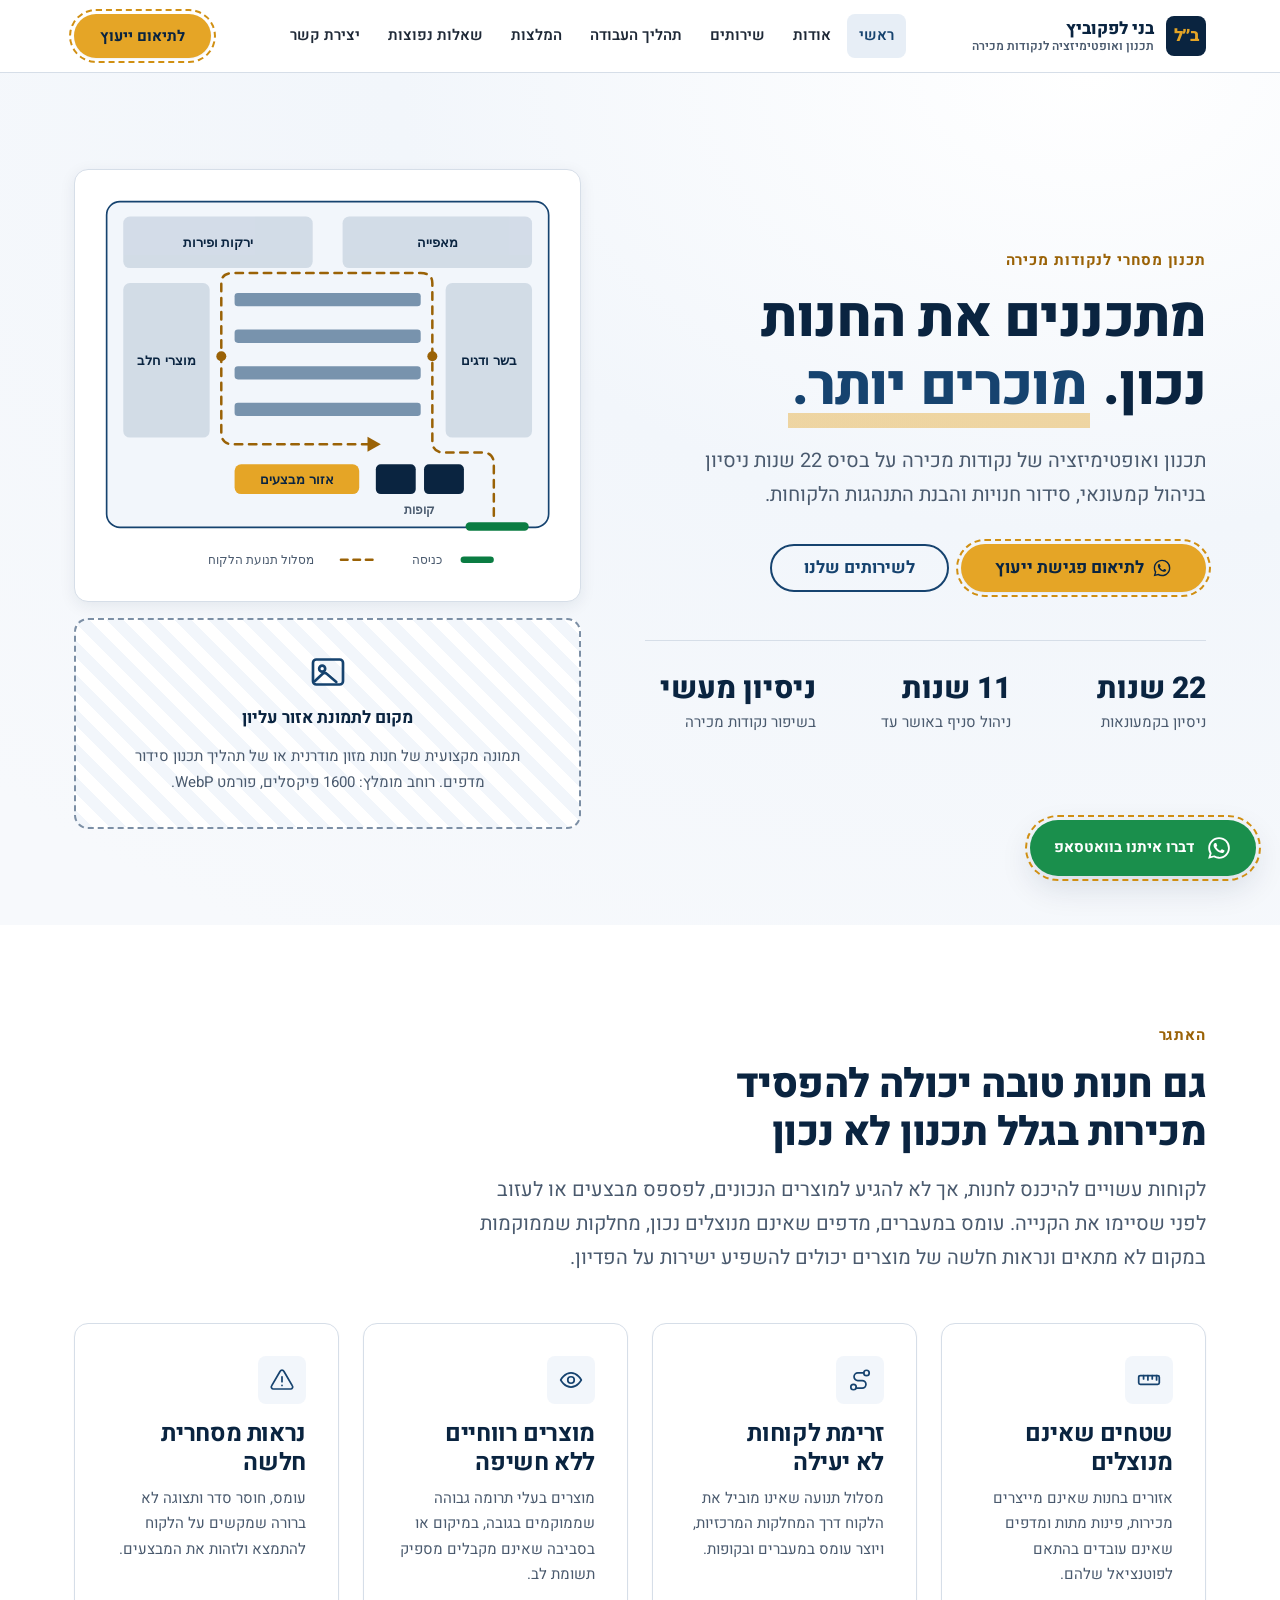
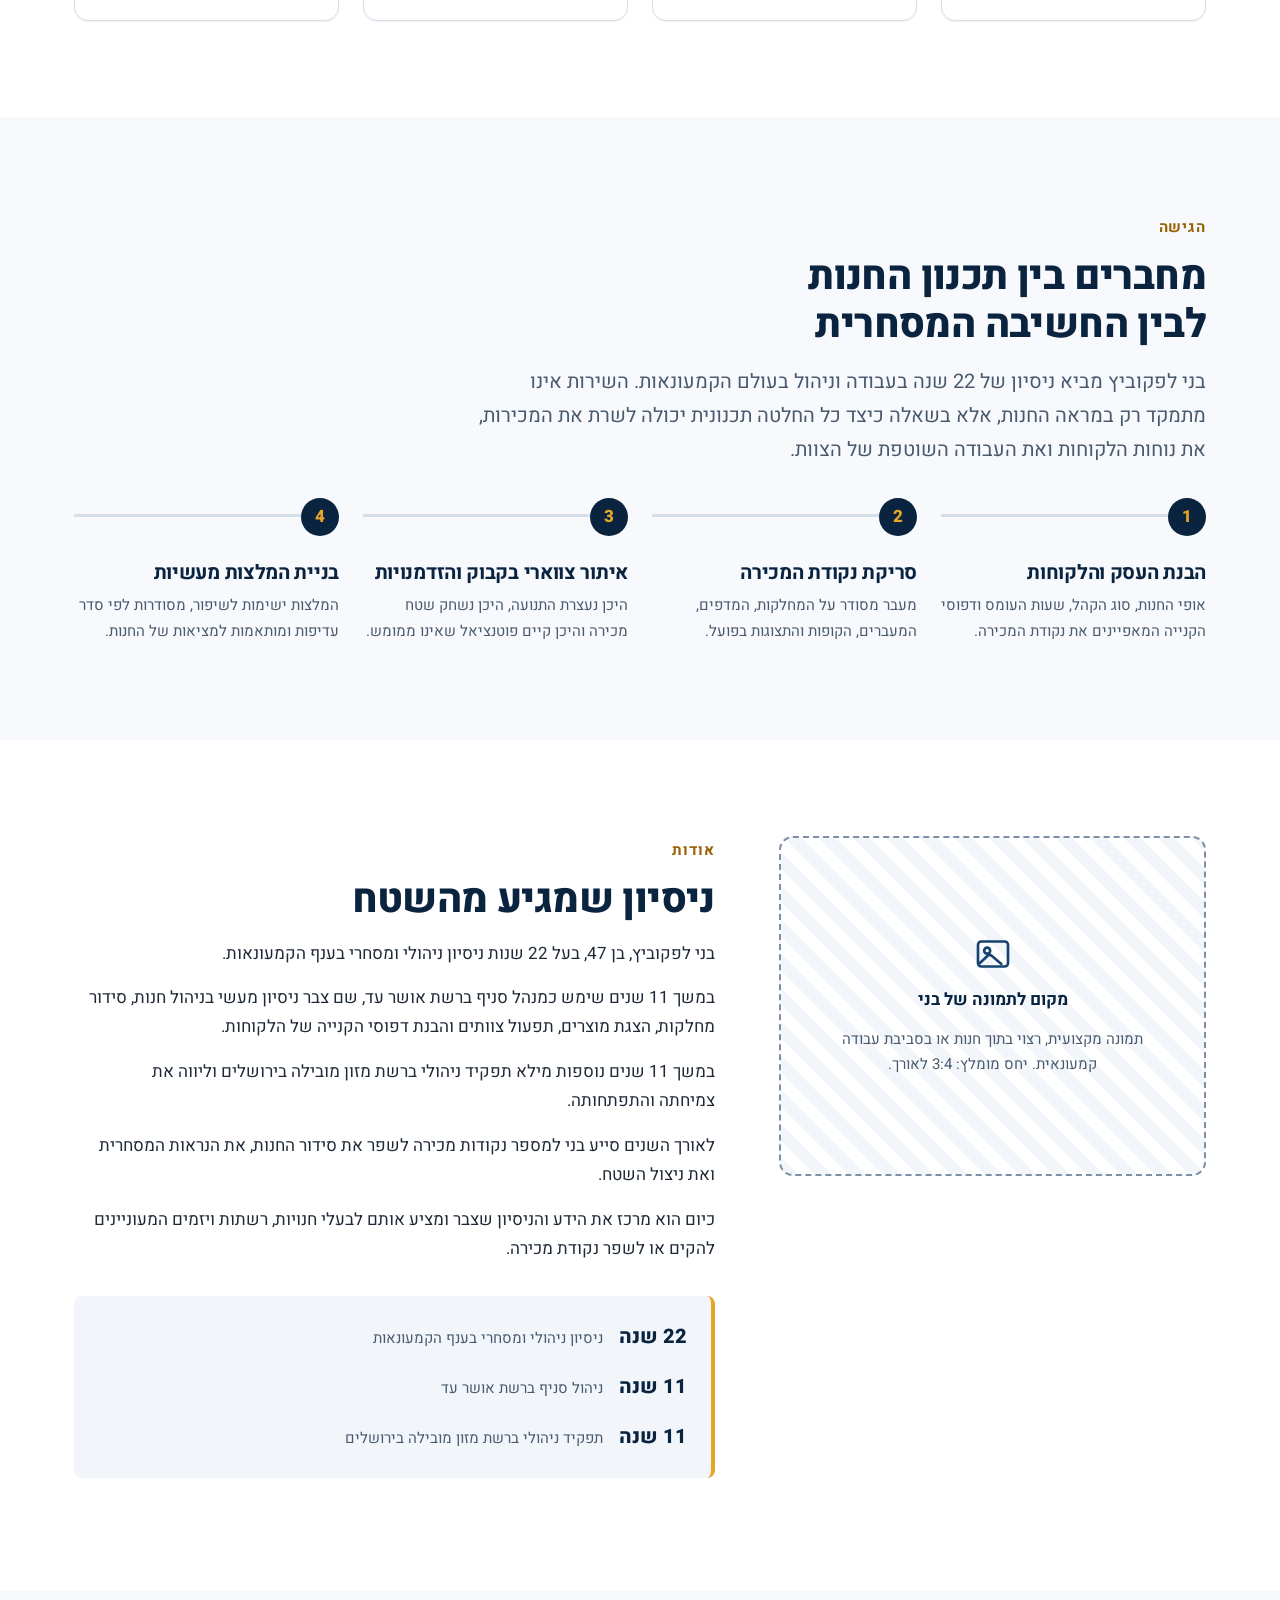
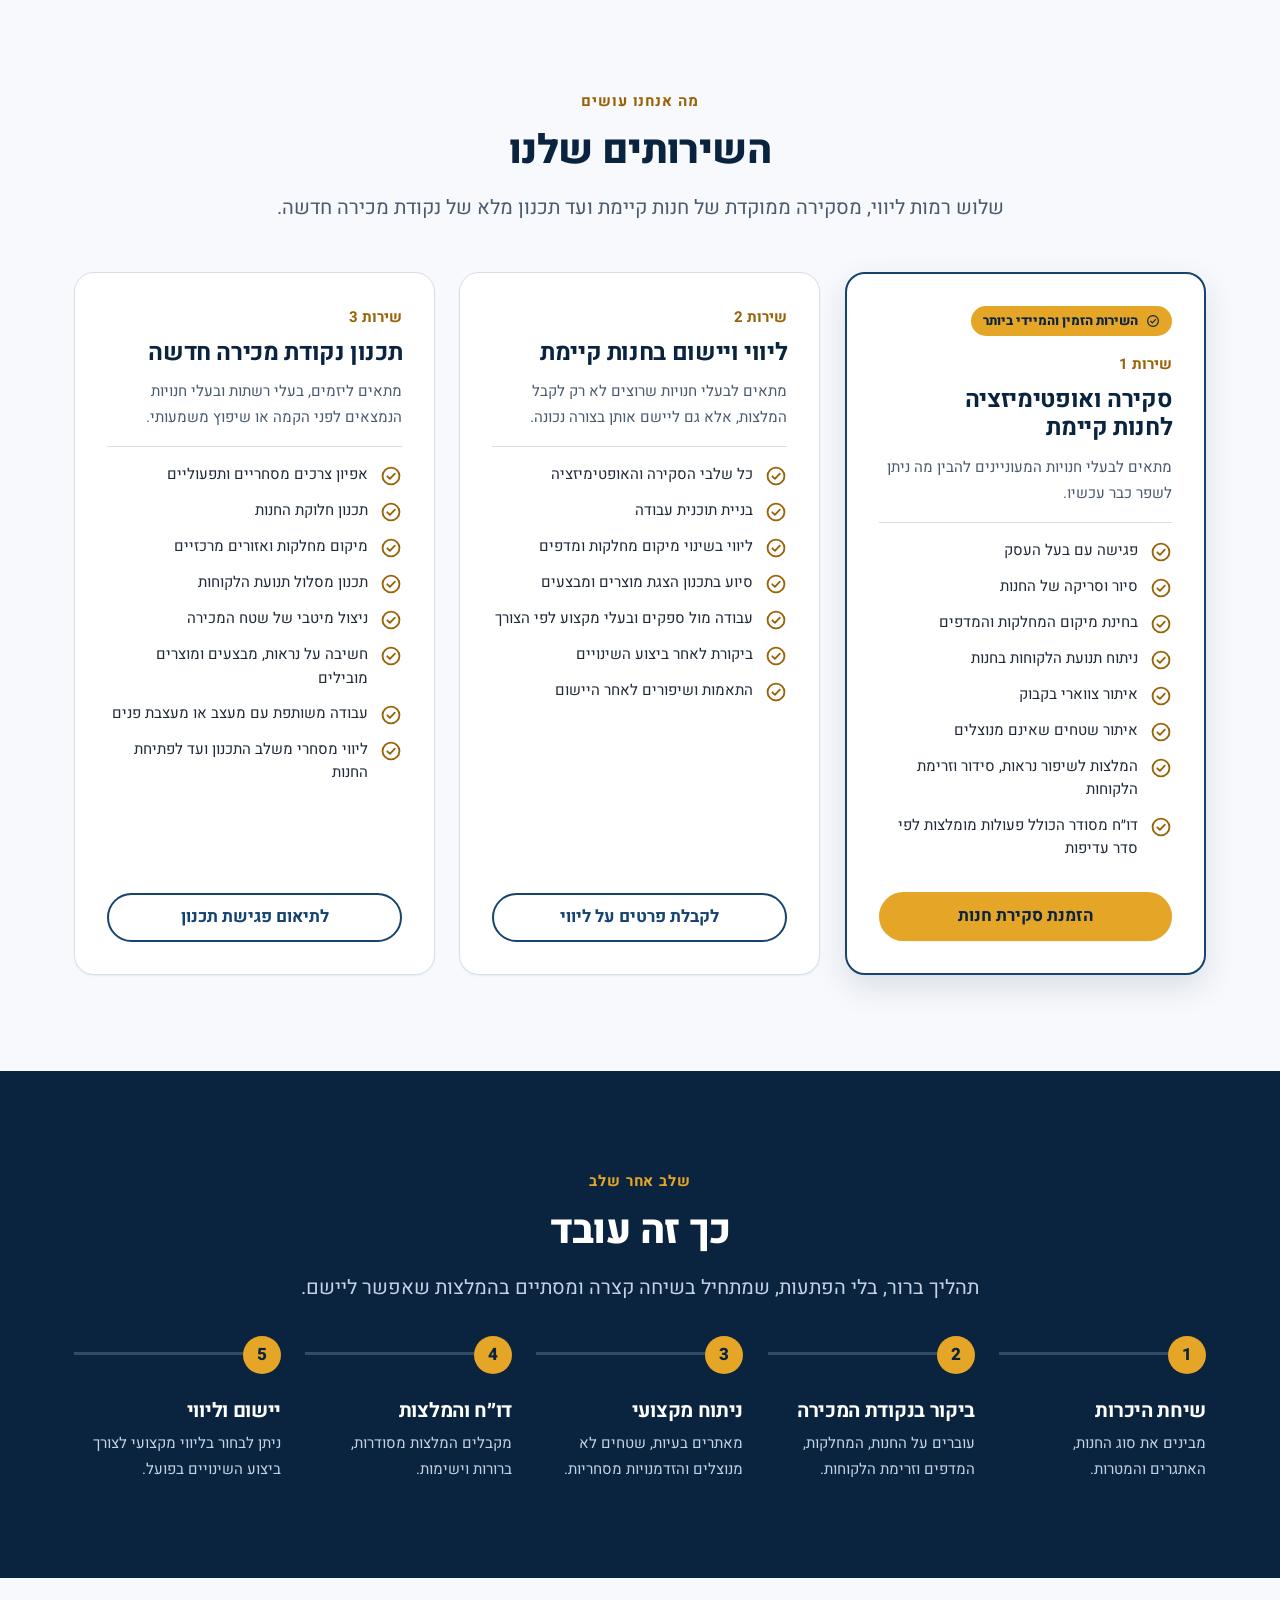
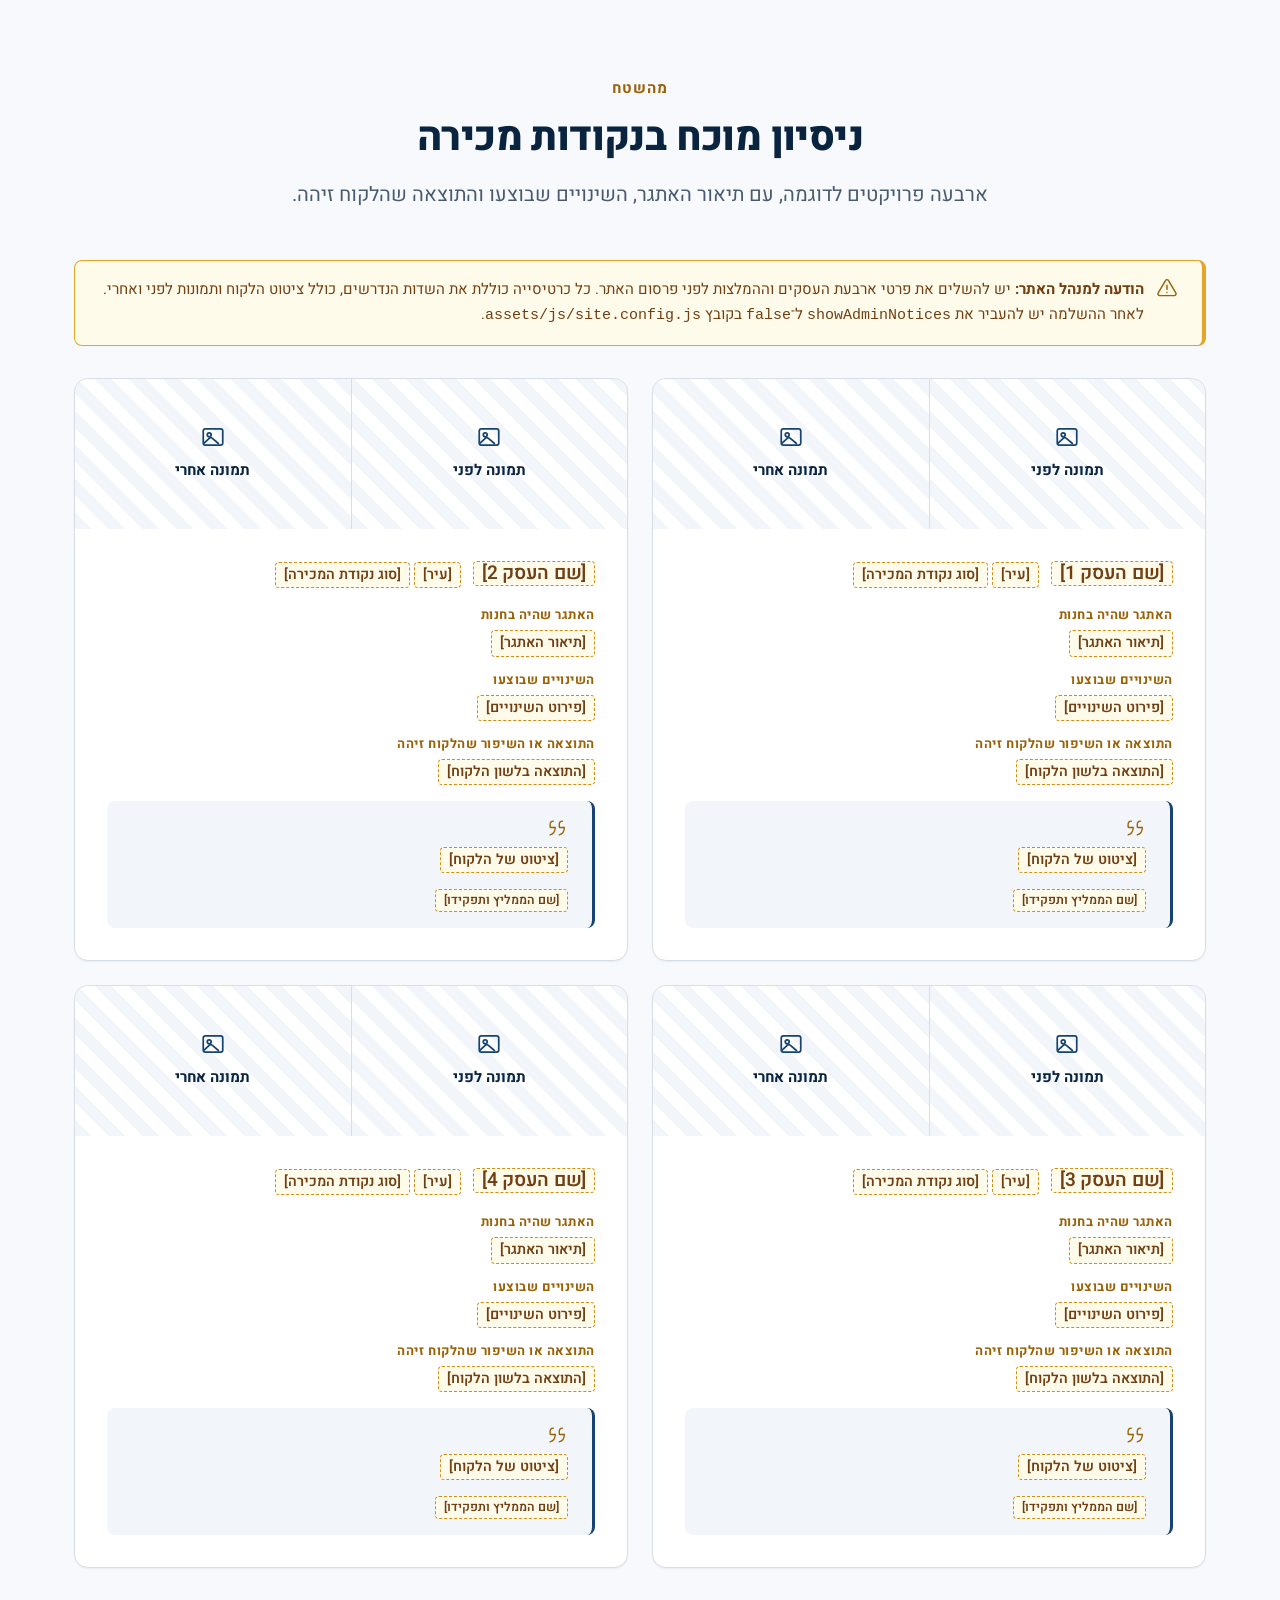
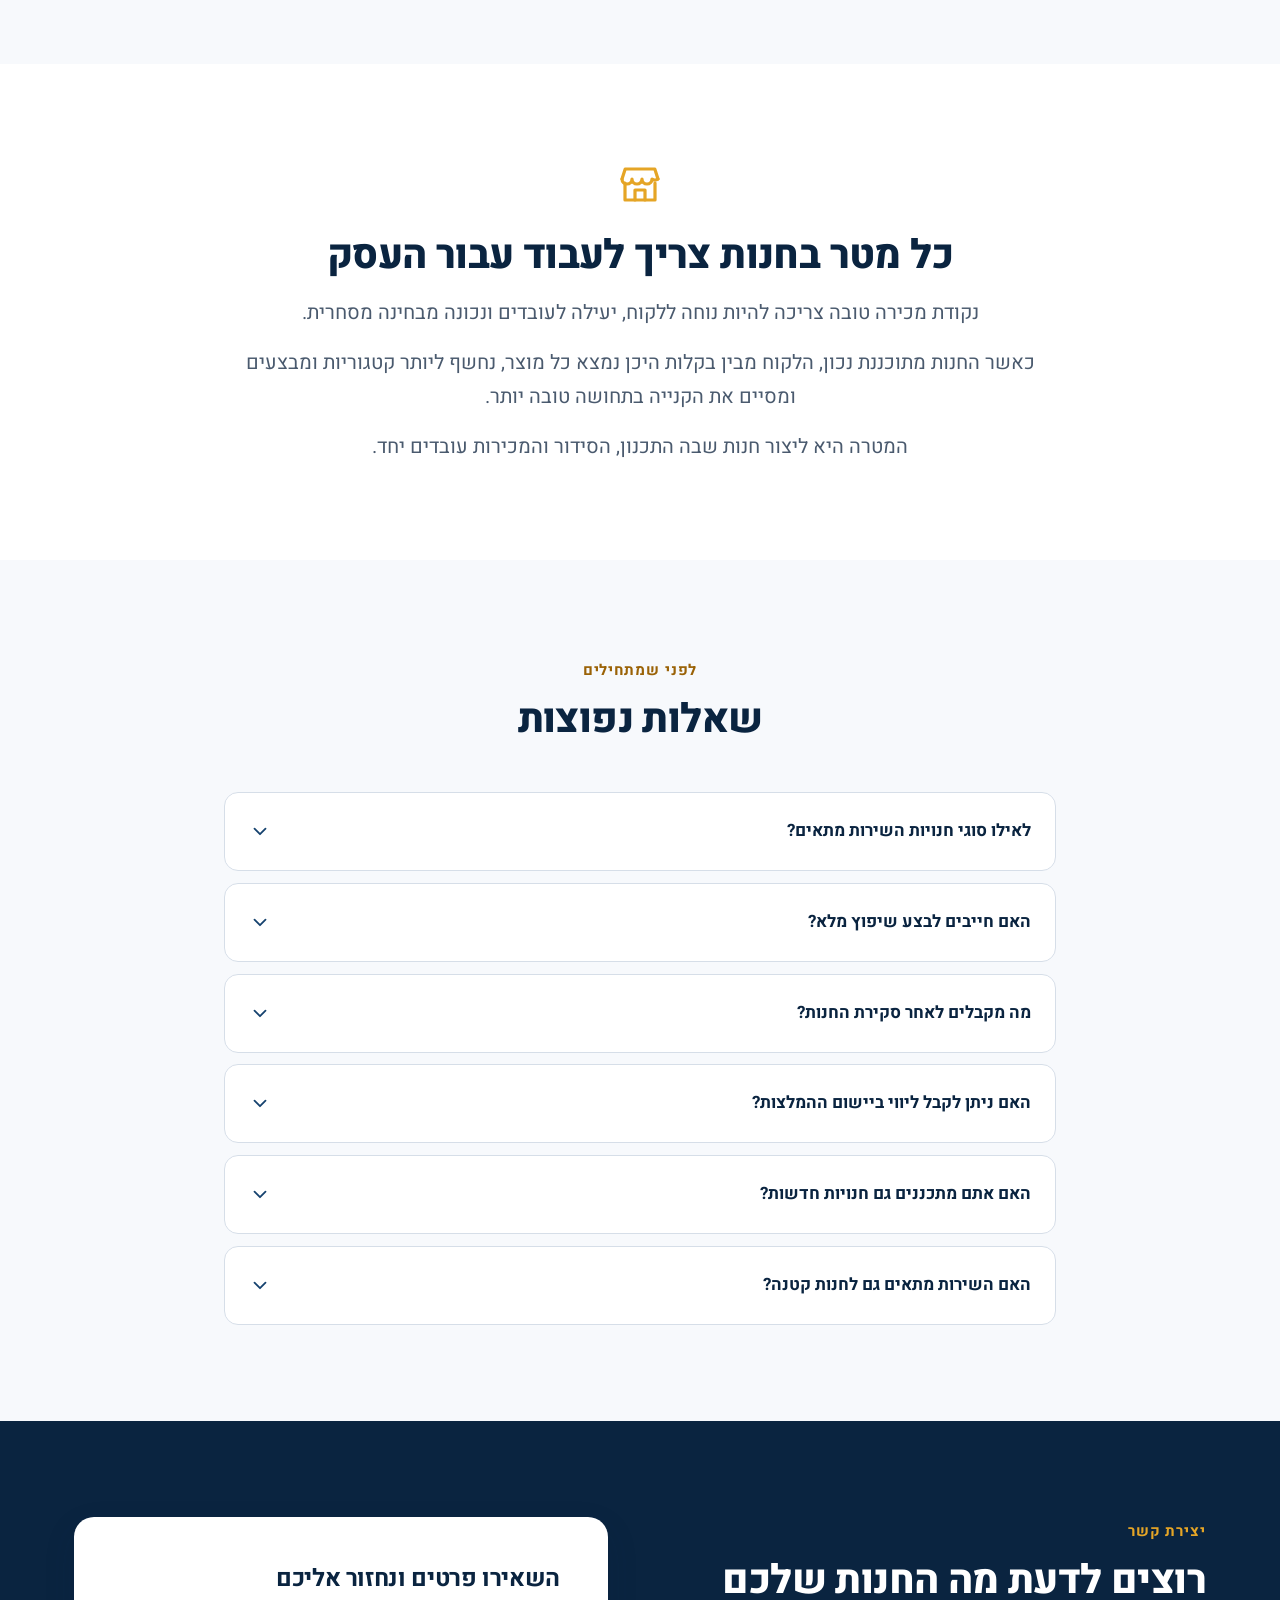
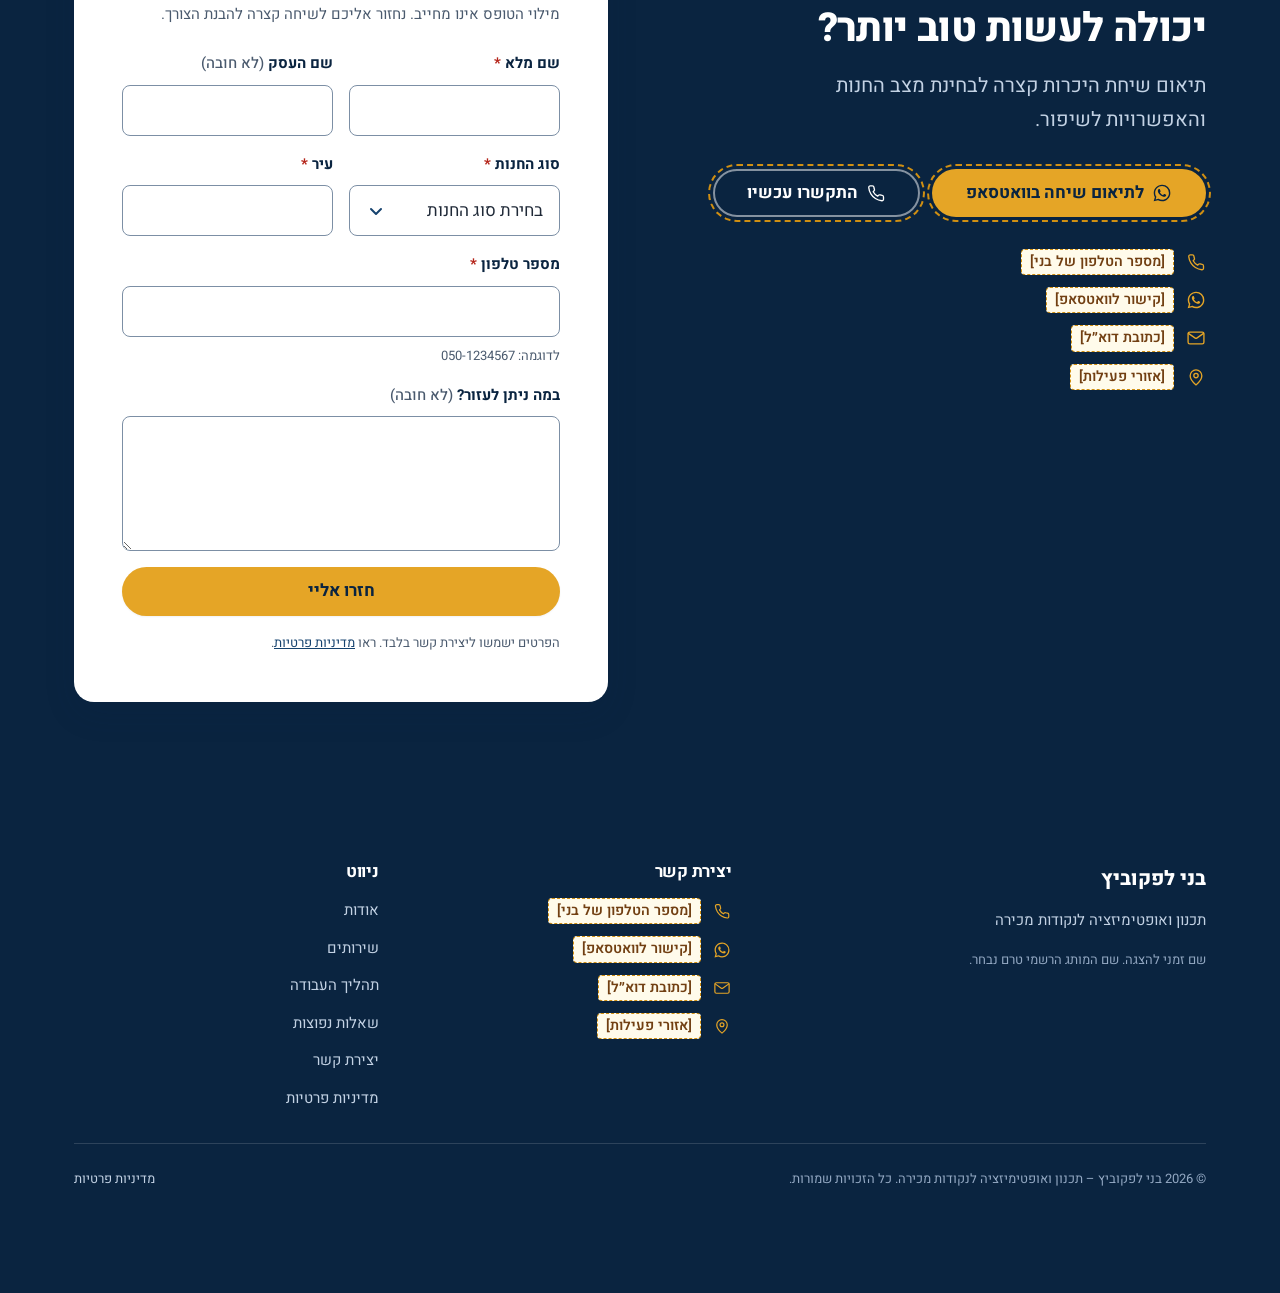
<file: original.html>
<!DOCTYPE html>
<html lang="he" dir="rtl">
<head>
<meta charset="utf-8">
<meta name="robots" content="noindex,nofollow">
<meta name="viewport" content="width=device-width, initial-scale=1">

<title>תכנון ואופטימיזציה לנקודות מכירה | בני לפקוביץ</title>
<meta name="description" content="ייעוץ, תכנון ואופטימיזציה לסופרמרקטים, מינימרקטים, קיוסקים ונקודות מכירה, על בסיס 22 שנות ניסיון בניהול קמעונאי.">
<meta name="keywords" content="תכנון נקודת מכירה, סידור חנות, עיצוב סופרמרקט, ייעוץ קמעונאי, הגדלת מכירות בחנות, אופטימיזציה לחנויות, תכנון מינימרקט, סידור מדפים בחנות, שיפור חוויית לקוח בחנות">
<meta name="author" content="בני לפקוביץ">
<meta name="robots" content="index, follow">

<!-- TODO להשלמה לפני העלייה לאוויר: יש לעדכן את הכתובת האמיתית של האתר -->
<link rel="canonical" href="https://example.co.il/">

<!-- Open Graph -->
<meta property="og:type" content="website">
<meta property="og:locale" content="he_IL">
<meta property="og:site_name" content="בני לפקוביץ – תכנון ואופטימיזציה לנקודות מכירה">
<meta property="og:title" content="מתכננים את החנות נכון. מוכרים יותר.">
<meta property="og:description" content="ייעוץ, תכנון ואופטימיזציה לסופרמרקטים, מינימרקטים, קיוסקים ונקודות מכירה, על בסיס 22 שנות ניסיון בניהול קמעונאי.">
<!-- TODO להשלמה: תמונת שיתוף ברשתות בגודל 1200x630 -->
<meta property="og:image" content="assets/img/og-image.jpg">
<meta name="twitter:card" content="summary_large_image">

<meta name="theme-color" content="#0a2440">

<!-- גופנים עבריים: Heebo לכותרות, Assistant לגוף הטקסט -->




<style>@font-face{font-family:Heebo;src:url([data-uri]) format("truetype");font-weight:100 900;font-style:normal;font-display:swap}

/* ==========================================================================
   בני לפקוביץ – תכנון ואופטימיזציה לנקודות מכירה
   מערכת עיצוב: Trust & Authority + Minimal
   כיווניות: RTL מלא (מבוסס על CSS Logical Properties)
   ========================================================================== */

/* --------------------------------------------------------------------------
   1. Design Tokens
   -------------------------------------------------------------------------- */

:root {
  /* צבע ראשי — כחול כהה (סמכותיות, אמינות, עולם מסחרי) */
  --navy-900: #0a2440;
  --navy-800: #0f3155;
  --navy-700: #16436f;
  --navy-600: #1e5288;
  --navy-100: #e7eef6;
  --navy-050: #f2f6fb;

  /* צבע משני — זהב חם (הדגשה, הנעה לפעולה) */
  --gold-500: #e5a526;
  --gold-600: #d08f12;
  --gold-700: #9a6206; /* יחס ניגודיות 5.09:1 על לבן — מתאים לטקסט */

  /* טקסט ורקעים */
  --ink: #1f2937;         /* 14.68:1 על לבן */
  --ink-muted: #4a5a6e;   /* 7.05:1 על לבן */
  --ink-on-dark: #c3d2e4; /* 10.20:1 על navy-900 */
  --bg: #f7f9fc;
  --surface: #ffffff;

  /* גבולות */
  --border: #d6dee8;         /* גבול דקורטיבי */
  --border-strong: #7c8fa5;  /* 3.32:1 — גבול שדות טופס ורכיבי ממשק */

  /* מצבים */
  --error: #b42318;
  --error-bg: #fef3f2;
  --success: #0a7c42;
  --success-bg: #f0fdf4;
  --whatsapp: #1a8f4c; /* 4.14:1 מול לבן */
  --whatsapp-dark: #14703c;

  /* טיפוגרפיה */
  --font-heading: "Heebo", "Arial Hebrew", "Segoe UI", system-ui, sans-serif;
  --font-body: "Assistant", "Arial Hebrew", "Segoe UI", system-ui, sans-serif;

  --text-xs: 0.8125rem;
  --text-sm: 0.9375rem;
  --text-base: 1.0625rem;
  --text-lg: clamp(1.125rem, 0.5vw + 1rem, 1.25rem);
  --text-xl: clamp(1.25rem, 1vw + 1rem, 1.5rem);
  --text-2xl: clamp(1.5rem, 1.5vw + 1rem, 1.875rem);
  --text-3xl: clamp(1.75rem, 2.5vw + 1rem, 2.5rem);
  --text-4xl: clamp(2rem, 4vw + 1rem, 3.5rem);

  /* מרווחים — סקאלה מרווחת (density 3/10) */
  --space-1: 0.25rem;
  --space-2: 0.5rem;
  --space-3: 0.75rem;
  --space-4: 1rem;
  --space-5: 1.5rem;
  --space-6: 2rem;
  --space-7: 3rem;
  --space-8: 4rem;
  --space-9: 6rem;

  /* רדיוסים וצללים */
  --radius-sm: 8px;
  --radius: 14px;
  --radius-lg: 20px;
  --radius-full: 999px;

  --shadow-sm: 0 1px 2px rgba(10, 36, 64, 0.06);
  --shadow: 0 4px 16px rgba(10, 36, 64, 0.08);
  --shadow-lg: 0 12px 32px rgba(10, 36, 64, 0.12);

  /* פריסה */
  --container: 1180px;
  --header-height: 72px;

  /* תנועה — עדינה בלבד */
  --ease: cubic-bezier(0.4, 0, 0.2, 1);
  --duration: 220ms;
}

/* --------------------------------------------------------------------------
   2. Reset & Base
   -------------------------------------------------------------------------- */

*,
*::before,
*::after { box-sizing: border-box; }

html {
  scroll-behavior: smooth;
  -webkit-text-size-adjust: 100%;
}

body {
  margin: 0;
  background: var(--bg);
  color: var(--ink);
  font-family: var(--font-body);
  font-size: var(--text-base);
  line-height: 1.7;
  -webkit-font-smoothing: antialiased;
  overflow-x: hidden;
}

img,
svg { max-width: 100%; height: auto; display: block; }

h1, h2, h3, h4 {
  font-family: var(--font-heading);
  color: var(--navy-900);
  line-height: 1.2;
  margin: 0 0 var(--space-4);
  letter-spacing: -0.015em;
  text-wrap: balance;
}

h1 { font-size: var(--text-4xl); font-weight: 800; }
h2 { font-size: var(--text-3xl); font-weight: 800; }
h3 { font-size: var(--text-xl); font-weight: 700; }
h4 { font-size: var(--text-lg); font-weight: 700; }

p { margin: 0 0 var(--space-4); text-wrap: pretty; }
p:last-child { margin-bottom: 0; }

a { color: var(--navy-700); }
a:hover { color: var(--navy-600); }

/* גם ul וגם ol — אזורי התהליך משתמשים ב-ol עם מספור מעוצב משלהם,
   וסימון ברירת המחדל של הדפדפן היה מוסיף מספר כפול. */
ul, ol { margin: 0; padding-inline-start: 0; list-style: none; }

strong { font-weight: 700; color: var(--navy-900); }

/* מצבי מיקוד גלויים לניווט מקלדת */
:focus-visible {
  outline: 3px solid var(--gold-700);
  outline-offset: 3px;
  border-radius: 4px;
}

/* דילוג לתוכן */
.skip-link {
  position: absolute;
  inset-block-start: -100px;
  inset-inline-start: var(--space-4);
  z-index: 200;
  background: var(--navy-900);
  color: #fff;
  padding: var(--space-3) var(--space-5);
  border-radius: var(--radius-sm);
  font-weight: 600;
  transition: inset-block-start var(--duration) var(--ease);
}
.skip-link:focus { inset-block-start: var(--space-4); color: #fff; }

.sr-only {
  position: absolute;
  width: 1px; height: 1px;
  padding: 0; margin: -1px;
  overflow: hidden;
  clip: rect(0, 0, 0, 0);
  white-space: nowrap;
  border: 0;
}

/* --------------------------------------------------------------------------
   3. Layout
   -------------------------------------------------------------------------- */

.container {
  width: 100%;
  max-width: var(--container);
  margin-inline: auto;
  padding-inline: var(--space-5);
}

.section {
  padding-block: var(--space-8);
  scroll-margin-block-start: calc(var(--header-height) + var(--space-4));
}

@media (min-width: 768px) {
  .section { padding-block: var(--space-9); }
}

.section--tint { background: var(--surface); }
.section--dark { background: var(--navy-900); color: var(--ink-on-dark); }
.section--dark h2,
.section--dark h3 { color: #fff; }

.section-head {
  max-width: 46rem;
  margin-block-end: var(--space-7);
}
.section-head--center {
  margin-inline: auto;
  text-align: center;
}

.eyebrow {
  display: inline-block;
  font-family: var(--font-heading);
  font-size: var(--text-sm);
  font-weight: 700;
  letter-spacing: 0.06em;
  color: var(--gold-700);
  margin-block-end: var(--space-3);
}
.section--dark .eyebrow { color: var(--gold-500); }

.lead {
  font-size: var(--text-lg);
  color: var(--ink-muted);
}
.section--dark .lead { color: var(--ink-on-dark); }

.grid { display: grid; gap: var(--space-5); }
.grid--2 { grid-template-columns: 1fr; }
.grid--3 { grid-template-columns: 1fr; }
.grid--4 { grid-template-columns: 1fr; }

@media (min-width: 600px) {
  .grid--4 { grid-template-columns: repeat(2, 1fr); }
  .grid--2-sm { grid-template-columns: repeat(2, 1fr); }
}

@media (min-width: 900px) {
  .grid--2 { grid-template-columns: repeat(2, 1fr); }
  .grid--3 { grid-template-columns: repeat(3, 1fr); }
  .grid--4 { grid-template-columns: repeat(4, 1fr); }
}

/* --------------------------------------------------------------------------
   4. Buttons
   -------------------------------------------------------------------------- */

.btn {
  display: inline-flex;
  align-items: center;
  justify-content: center;
  gap: var(--space-2);
  min-height: 48px;
  padding: var(--space-3) var(--space-6);
  border: 2px solid transparent;
  border-radius: var(--radius-full);
  font-family: var(--font-heading);
  font-size: var(--text-base);
  font-weight: 700;
  line-height: 1.2;
  text-decoration: none;
  cursor: pointer;
  transition: background-color var(--duration) var(--ease),
              border-color var(--duration) var(--ease),
              color var(--duration) var(--ease),
              transform var(--duration) var(--ease),
              box-shadow var(--duration) var(--ease);
}

.btn:hover { transform: translateY(-1px); }
.btn:active { transform: translateY(0); }

.btn__icon { flex: none; width: 20px; height: 20px; }

/* ראשי — זהב עם טקסט כחול כהה (7.27:1) */
.btn--primary {
  background: var(--gold-500);
  color: var(--navy-900);
  box-shadow: var(--shadow-sm);
}
.btn--primary:hover {
  background: var(--gold-600);
  color: var(--navy-900);
  box-shadow: var(--shadow);
}

/* משני — מסגרת כחולה */
.btn--secondary {
  background: transparent;
  color: var(--navy-700);
  border-color: var(--navy-700);
}
.btn--secondary:hover {
  background: var(--navy-700);
  color: #fff;
}

.section--dark .btn--secondary {
  color: #fff;
  border-color: rgba(255, 255, 255, 0.5);
}
.section--dark .btn--secondary:hover {
  background: #fff;
  color: var(--navy-900);
  border-color: #fff;
}

/* מלא כחול */
.btn--solid {
  background: var(--navy-700);
  color: #fff;
}
.btn--solid:hover { background: var(--navy-600); color: #fff; }

.btn--block { width: 100%; }
.btn--sm { min-height: 44px; padding: var(--space-2) var(--space-5); font-size: var(--text-sm); }

.btn[aria-disabled="true"],
.btn:disabled {
  opacity: 0.65;
  cursor: not-allowed;
  transform: none;
}

/* --------------------------------------------------------------------------
   5. Header & Navigation
   -------------------------------------------------------------------------- */

.header {
  position: sticky;
  inset-block-start: 0;
  z-index: 100;
  background: rgba(255, 255, 255, 0.94);
  backdrop-filter: blur(10px);
  border-block-end: 1px solid var(--border);
  transition: box-shadow var(--duration) var(--ease);
}
.header.is-scrolled { box-shadow: var(--shadow); }

.header__inner {
  display: flex;
  align-items: center;
  justify-content: space-between;
  gap: var(--space-4);
  min-height: var(--header-height);
}

/* סימן מילולי זמני — אין לוגו סופי בשלב זה */
.brand {
  display: flex;
  align-items: center;
  gap: var(--space-3);
  text-decoration: none;
  flex: none;
}
.brand__mark {
  flex: none;
  width: 40px;
  height: 40px;
  border-radius: var(--radius-sm);
  background: var(--navy-900);
  color: var(--gold-500);
  display: grid;
  place-items: center;
  font-family: var(--font-heading);
  font-weight: 800;
  font-size: 1.0625rem;
  letter-spacing: -0.03em;
}
.brand__text { display: flex; flex-direction: column; line-height: 1.25; }
.brand__name {
  font-family: var(--font-heading);
  font-weight: 800;
  font-size: 1.0625rem;
  color: var(--navy-900);
}
.brand__tagline {
  font-size: 0.75rem;
  color: var(--ink-muted);
  font-weight: 600;
}

.nav { display: none; }

.nav__list {
  display: flex;
  align-items: center;
  gap: var(--space-1);
}

.nav__link {
  display: flex;
  align-items: center;
  min-height: 44px;
  padding: var(--space-2) var(--space-3);
  border-radius: var(--radius-sm);
  font-size: var(--text-sm);
  font-weight: 600;
  color: var(--ink);
  text-decoration: none;
  transition: background-color var(--duration) var(--ease), color var(--duration) var(--ease);
}
.nav__link:hover { background: var(--navy-050); color: var(--navy-700); }
.nav__link[aria-current="true"] { color: var(--navy-700); background: var(--navy-100); }

.header__cta { display: none; }

.nav-toggle {
  display: inline-flex;
  align-items: center;
  justify-content: center;
  width: 48px;
  height: 48px;
  padding: 0;
  background: transparent;
  border: 1px solid var(--border-strong);
  border-radius: var(--radius-sm);
  color: var(--navy-900);
  cursor: pointer;
}
.nav-toggle__bars { display: block; width: 22px; height: 2px; background: currentColor; position: relative; }
.nav-toggle__bars::before,
.nav-toggle__bars::after {
  content: "";
  position: absolute;
  inset-inline: 0;
  height: 2px;
  background: currentColor;
  transition: transform var(--duration) var(--ease), opacity var(--duration) var(--ease);
}
.nav-toggle__bars::before { inset-block-start: -7px; }
.nav-toggle__bars::after { inset-block-start: 7px; }

.nav-toggle[aria-expanded="true"] .nav-toggle__bars { background: transparent; }
.nav-toggle[aria-expanded="true"] .nav-toggle__bars::before { transform: translateY(7px) rotate(45deg); }
.nav-toggle[aria-expanded="true"] .nav-toggle__bars::after { transform: translateY(-7px) rotate(-45deg); }

/* תפריט מובייל */
.mobile-nav {
  position: fixed;
  inset-block-start: var(--header-height);
  inset-inline: 0;
  inset-block-end: 0;
  z-index: 99;
  background: var(--surface);
  padding: var(--space-5);
  overflow-y: auto;
  transform: translateY(-8px);
  opacity: 0;
  visibility: hidden;
  transition: opacity var(--duration) var(--ease),
              transform var(--duration) var(--ease),
              visibility var(--duration) var(--ease);
}
.mobile-nav.is-open { opacity: 1; visibility: visible; transform: translateY(0); }

.mobile-nav__list { display: flex; flex-direction: column; gap: var(--space-1); }
.mobile-nav__link {
  display: block;
  padding: var(--space-4);
  border-radius: var(--radius-sm);
  font-family: var(--font-heading);
  font-weight: 700;
  font-size: var(--text-lg);
  color: var(--navy-900);
  text-decoration: none;
  border-block-end: 1px solid var(--border);
}
.mobile-nav__link:hover { background: var(--navy-050); }
.mobile-nav__cta { margin-block-start: var(--space-5); }

@media (min-width: 1024px) {
  .nav { display: block; }
  .header__cta { display: inline-flex; }
  .nav-toggle { display: none; }
  .mobile-nav { display: none; }
}

/* --------------------------------------------------------------------------
   6. Hero
   -------------------------------------------------------------------------- */

.hero {
  position: relative;
  background:
    radial-gradient(120% 120% at 85% 0%, #ffffff 0%, var(--navy-050) 45%, var(--bg) 100%);
  padding-block: var(--space-8) var(--space-8);
  overflow: hidden;
}

@media (min-width: 900px) {
  .hero { padding-block: var(--space-9); }
}

.hero__grid {
  display: grid;
  gap: var(--space-7);
  align-items: center;
}

@media (min-width: 900px) {
  .hero__grid { grid-template-columns: 1.05fr 0.95fr; gap: var(--space-8); }
}

.hero__title { margin-block-end: var(--space-5); }
/* הדגשת המילים המרכזיות בקו תחתון זהוב.
   מיושם כרקע ולא כשכבה ממוקמת, כדי שלא ייעלם מאחורי רקע האזור. */
.hero__title .accent {
  color: var(--navy-700);
  white-space: nowrap;
  padding-inline: 0.06em;
  background-image: linear-gradient(
    to top,
    rgba(229, 165, 38, 0.42) 0.26em,
    rgba(229, 165, 38, 0) 0.26em
  );
}

.hero__subtitle {
  font-size: var(--text-lg);
  color: var(--ink-muted);
  max-width: 34rem;
  margin-block-end: var(--space-6);
}

.hero__actions {
  display: flex;
  flex-wrap: wrap;
  gap: var(--space-3);
  margin-block-end: var(--space-7);
}

/* נתוני אמון */
.trust-stats {
  display: grid;
  gap: var(--space-4);
  padding-block-start: var(--space-6);
  border-block-start: 1px solid var(--border);
}

@media (min-width: 560px) {
  .trust-stats { grid-template-columns: repeat(3, 1fr); gap: var(--space-5); }
}

.trust-stat__value {
  display: block;
  font-family: var(--font-heading);
  font-size: var(--text-2xl);
  font-weight: 800;
  color: var(--navy-900);
  line-height: 1.1;
}
.trust-stat__label {
  display: block;
  font-size: var(--text-sm);
  color: var(--ink-muted);
  margin-block-start: var(--space-1);
}

.hero__visual { position: relative; }

/* --------------------------------------------------------------------------
   7. Cards
   -------------------------------------------------------------------------- */

.card {
  background: var(--surface);
  border: 1px solid var(--border);
  border-radius: var(--radius);
  padding: var(--space-6);
  box-shadow: var(--shadow-sm);
  transition: box-shadow var(--duration) var(--ease), transform var(--duration) var(--ease);
}
.card:hover { box-shadow: var(--shadow); transform: translateY(-2px); }

.card__icon {
  width: 48px;
  height: 48px;
  border-radius: var(--radius-sm);
  background: var(--navy-050);
  color: var(--navy-700);
  display: grid;
  place-items: center;
  margin-block-end: var(--space-4);
}
.card__icon svg { width: 26px; height: 26px; }

.card__title { margin-block-end: var(--space-2); }
.card__text { color: var(--ink-muted); font-size: var(--text-sm); margin: 0; }

.section--dark .card {
  background: var(--navy-800);
  border-color: rgba(255, 255, 255, 0.12);
}
.section--dark .card__text { color: var(--ink-on-dark); }
.section--dark .card__icon { background: rgba(229, 165, 38, 0.14); color: var(--gold-500); }

/* --------------------------------------------------------------------------
   8. Steps (תהליך חשיבה / תהליך עבודה)
   -------------------------------------------------------------------------- */

.steps { counter-reset: step; display: grid; gap: var(--space-5); }

@media (min-width: 700px)  { .steps--4 { grid-template-columns: repeat(2, 1fr); } }
@media (min-width: 1000px) { .steps--4 { grid-template-columns: repeat(4, 1fr); } }
@media (min-width: 700px)  { .steps--5 { grid-template-columns: repeat(2, 1fr); } }
@media (min-width: 1000px) { .steps--5 { grid-template-columns: repeat(5, 1fr); } }

.step {
  position: relative;
  padding-block-start: var(--space-6);
  border-block-start: 3px solid var(--border);
}
.step::before {
  counter-increment: step;
  content: counter(step);
  position: absolute;
  inset-block-start: calc(var(--space-6) * -0.5 - 3px);
  inset-inline-start: 0;
  width: 38px;
  height: 38px;
  border-radius: var(--radius-full);
  background: var(--navy-900);
  color: var(--gold-500);
  font-family: var(--font-heading);
  font-weight: 800;
  font-size: var(--text-base);
  display: grid;
  place-items: center;
}
.step__title { font-size: var(--text-lg); margin-block: var(--space-3) var(--space-2); }
.step__text { color: var(--ink-muted); font-size: var(--text-sm); margin: 0; }

.section--dark .step { border-block-start-color: rgba(255, 255, 255, 0.18); }
.section--dark .step::before { background: var(--gold-500); color: var(--navy-900); }
.section--dark .step__text { color: var(--ink-on-dark); }

/* --------------------------------------------------------------------------
   9. Services
   -------------------------------------------------------------------------- */

.services { display: grid; gap: var(--space-5); align-items: start; }

@media (min-width: 1000px) {
  .services { grid-template-columns: repeat(3, 1fr); gap: var(--space-5); }
}

.service {
  display: flex;
  flex-direction: column;
  height: 100%;
  background: var(--surface);
  border: 1px solid var(--border);
  border-radius: var(--radius-lg);
  padding: var(--space-6);
  box-shadow: var(--shadow-sm);
}

/* הדגשת השירות הזמין והמיידי ביותר */
.service--featured {
  border: 2px solid var(--navy-700);
  box-shadow: var(--shadow-lg);
  position: relative;
}

@media (min-width: 1000px) {
  .service--featured { transform: scale(1.02); }
}

.service__badge {
  display: inline-flex;
  align-items: center;
  gap: var(--space-2);
  align-self: flex-start;
  background: var(--gold-500);
  color: var(--navy-900);
  font-family: var(--font-heading);
  font-size: var(--text-xs);
  font-weight: 800;
  padding: var(--space-1) var(--space-3);
  border-radius: var(--radius-full);
  margin-block-end: var(--space-4);
}

.service__number {
  font-family: var(--font-heading);
  font-size: var(--text-sm);
  font-weight: 700;
  color: var(--gold-700);
  margin-block-end: var(--space-2);
}
.service__title { margin-block-end: var(--space-3); }
.service__for {
  color: var(--ink-muted);
  font-size: var(--text-sm);
  padding-block-end: var(--space-4);
  margin-block-end: var(--space-4);
  border-block-end: 1px solid var(--border);
}

.service__list { display: grid; gap: var(--space-3); margin-block-end: var(--space-6); }
.service__list li {
  display: grid;
  grid-template-columns: 22px 1fr;
  gap: var(--space-3);
  align-items: start;
  font-size: var(--text-sm);
  line-height: 1.55;
}
.service__list svg {
  width: 22px; height: 22px;
  color: var(--gold-700);
  margin-block-start: 2px;
  flex: none;
}

.service__cta { margin-block-start: auto; }

/* --------------------------------------------------------------------------
   10. About
   -------------------------------------------------------------------------- */

.about__grid {
  display: grid;
  gap: var(--space-7);
  align-items: start;
}

@media (min-width: 900px) {
  .about__grid { grid-template-columns: 0.8fr 1.2fr; gap: var(--space-8); }
}

.about__facts {
  display: grid;
  gap: var(--space-4);
  margin-block-start: var(--space-6);
  padding: var(--space-5);
  background: var(--navy-050);
  border-inline-start: 4px solid var(--gold-500);
  border-radius: var(--radius-sm);
}
.about__fact { display: flex; gap: var(--space-3); align-items: baseline; }
.about__fact dt {
  font-family: var(--font-heading);
  font-weight: 800;
  color: var(--navy-900);
  font-size: var(--text-lg);
  flex: none;
  min-width: 4.5rem;
}
.about__fact dd { margin: 0; font-size: var(--text-sm); color: var(--ink-muted); }

/* --------------------------------------------------------------------------
   11. Placeholders לתמונות (סימון ברור של תוכן חסר)
   -------------------------------------------------------------------------- */

.media {
  border-radius: var(--radius);
  overflow: hidden;
  background: var(--surface);
  border: 1px solid var(--border);
  box-shadow: var(--shadow);
}

.photo-slot {
  display: grid;
  place-content: center;
  justify-items: center;
  gap: var(--space-3);
  text-align: center;
  padding: var(--space-6);
  min-height: 220px;
  background:
    repeating-linear-gradient(45deg, var(--navy-050) 0 12px, #fff 12px 24px);
  border: 2px dashed var(--border-strong);
  border-radius: var(--radius);
  color: var(--ink-muted);
}
.photo-slot svg { width: 40px; height: 40px; color: var(--navy-700); }
.photo-slot__title {
  font-family: var(--font-heading);
  font-weight: 700;
  color: var(--navy-900);
  font-size: var(--text-base);
}
.photo-slot__hint { font-size: var(--text-sm); max-width: 26rem; margin: 0; }
.photo-slot--portrait { min-height: 340px; }
.photo-slot--wide { min-height: 180px; }

/* --------------------------------------------------------------------------
   12. הערות למנהל האתר
   -------------------------------------------------------------------------- */

.admin-notice {
  display: flex;
  gap: var(--space-3);
  align-items: flex-start;
  background: #fffbeb;
  border: 1px solid var(--gold-500);
  border-inline-start: 4px solid var(--gold-500);
  border-radius: var(--radius-sm);
  padding: var(--space-4) var(--space-5);
  margin-block-end: var(--space-6);
  color: #713f12;
  font-size: var(--text-sm);
}
.admin-notice svg { width: 22px; height: 22px; flex: none; color: var(--gold-700); }
.admin-notice strong { color: #713f12; }

/* טקסט חסר בתוך משפט */
.placeholder-text {
  display: inline-block;
  background: #fffbeb;
  border: 1px dashed var(--gold-600);
  border-radius: 4px;
  padding: 0 var(--space-2);
  color: #713f12;
  font-size: 0.95em;
  font-weight: 600;
  white-space: nowrap;
}

/* --------------------------------------------------------------------------
   13. Case studies / המלצות
   -------------------------------------------------------------------------- */

.case {
  display: flex;
  flex-direction: column;
  background: var(--surface);
  border: 1px solid var(--border);
  border-radius: var(--radius);
  overflow: hidden;
  box-shadow: var(--shadow-sm);
}

.case__media { display: grid; grid-template-columns: 1fr 1fr; gap: 1px; background: var(--border); }
.case__media .photo-slot {
  border: 0;
  border-radius: 0;
  min-height: 150px;
  padding: var(--space-4);
  gap: var(--space-2);
}
.case__media .photo-slot svg { width: 26px; height: 26px; }
.case__media-label {
  font-family: var(--font-heading);
  font-weight: 700;
  font-size: var(--text-sm);
  color: var(--navy-900);
}

.case__body { padding: var(--space-6); display: grid; gap: var(--space-4); }

.case__head { display: flex; flex-wrap: wrap; gap: var(--space-2) var(--space-3); align-items: baseline; }
.case__name { font-size: var(--text-lg); margin: 0; }
.case__meta { font-size: var(--text-sm); color: var(--ink-muted); }

.case__fields { display: grid; gap: var(--space-3); margin: 0; }
.case__field dt {
  font-family: var(--font-heading);
  font-size: var(--text-xs);
  font-weight: 700;
  letter-spacing: 0.04em;
  color: var(--gold-700);
  margin-block-end: var(--space-1);
}
.case__field dd { margin: 0; font-size: var(--text-sm); color: var(--ink-muted); }

.case__quote {
  margin: 0;
  padding: var(--space-4) var(--space-5);
  background: var(--navy-050);
  border-inline-start: 3px solid var(--navy-700);
  border-radius: var(--radius-sm);
  font-size: var(--text-sm);
}
.case__quote footer { margin-block-start: var(--space-2); color: var(--ink-muted); font-size: var(--text-xs); }

/* --------------------------------------------------------------------------
   14. אני מאמין
   -------------------------------------------------------------------------- */

.creed__quote {
  max-width: 52rem;
  margin-inline: auto;
  text-align: center;
}
.creed__quote p { font-size: var(--text-lg); }
.creed__mark {
  width: 48px;
  height: 48px;
  margin: 0 auto var(--space-5);
  color: var(--gold-500);
}

/* --------------------------------------------------------------------------
   15. FAQ
   -------------------------------------------------------------------------- */

.faq { max-width: 52rem; margin-inline: auto; display: grid; gap: var(--space-3); }

.faq__item {
  background: var(--surface);
  border: 1px solid var(--border);
  border-radius: var(--radius);
  overflow: hidden;
  transition: border-color var(--duration) var(--ease), box-shadow var(--duration) var(--ease);
}
.faq__item[open] { border-color: var(--navy-700); box-shadow: var(--shadow-sm); }

.faq__q {
  display: flex;
  align-items: center;
  justify-content: space-between;
  gap: var(--space-4);
  padding: var(--space-5);
  min-height: 56px;
  cursor: pointer;
  font-family: var(--font-heading);
  font-weight: 700;
  font-size: var(--text-base);
  color: var(--navy-900);
  list-style: none;
}
.faq__q::-webkit-details-marker { display: none; }
.faq__q:hover { background: var(--navy-050); }

.faq__chevron {
  flex: none;
  width: 22px; height: 22px;
  color: var(--navy-700);
  transition: transform var(--duration) var(--ease);
}
.faq__item[open] .faq__chevron { transform: rotate(180deg); }

.faq__a {
  padding: 0 var(--space-5) var(--space-5);
  color: var(--ink-muted);
  font-size: var(--text-sm);
}

/* --------------------------------------------------------------------------
   16. Contact & Form
   -------------------------------------------------------------------------- */

.contact__grid { display: grid; gap: var(--space-7); align-items: start; }

@media (min-width: 900px) {
  .contact__grid { grid-template-columns: 1fr 1fr; gap: var(--space-8); }
}

.contact__actions { display: flex; flex-wrap: wrap; gap: var(--space-3); margin-block: var(--space-6); }

.contact__direct { display: grid; gap: var(--space-3); font-size: var(--text-sm); }
.contact__direct-item { display: flex; align-items: center; gap: var(--space-3); }
.contact__direct-item svg { width: 20px; height: 20px; color: var(--gold-500); flex: none; }
.contact__direct-item a { color: #fff; }

.form-card {
  background: var(--surface);
  border-radius: var(--radius-lg);
  padding: var(--space-6);
  box-shadow: var(--shadow-lg);
  color: var(--ink);
}

@media (min-width: 600px) {
  .form-card { padding: var(--space-7); }
}

/* הכרטיס לבן גם בתוך אזור כהה — יש לבטל את צבע הכותרות הבהיר של האזור */
.section--dark .form-card h3,
.form-card h3 {
  color: var(--navy-900);
  margin-block-end: var(--space-2);
}
.form-card__intro { color: var(--ink-muted); font-size: var(--text-sm); margin-block-end: var(--space-5); }

.form__row { display: grid; gap: var(--space-4); }

/* שתי עמודות רק כאשר יש מקום אמיתי לשתיהן — הכרטיס צר יותר
   כשהוא יושב בחצי מרוחב האזור, ואז השדות נערמים אוטומטית. */
.form__row--2 { grid-template-columns: repeat(auto-fit, minmax(200px, 1fr)); }

.field { display: block; margin-block-end: var(--space-4); }

.field__label {
  display: block;
  font-family: var(--font-heading);
  font-weight: 700;
  font-size: var(--text-sm);
  color: var(--navy-900);
  margin-block-end: var(--space-2);
}
.field__required { color: var(--error); }
.field__optional { font-weight: 500; color: var(--ink-muted); }

.field__control {
  display: block;
  width: 100%;
  min-height: 48px;
  padding: var(--space-3) var(--space-4);
  font-family: var(--font-body);
  font-size: var(--text-base);
  color: var(--ink);
  background: var(--surface);
  border: 1px solid var(--border-strong);
  border-radius: var(--radius-sm);
  transition: border-color var(--duration) var(--ease), box-shadow var(--duration) var(--ease);
}
.field__control:hover { border-color: var(--navy-600); }
.field__control:focus {
  outline: none;
  border-color: var(--navy-700);
  box-shadow: 0 0 0 3px rgba(22, 67, 111, 0.18);
}
.field__control:focus-visible { outline: 3px solid var(--gold-700); outline-offset: 2px; }

textarea.field__control { min-height: 110px; resize: vertical; line-height: 1.6; }

select.field__control {
  appearance: none;
  background-image: url("data:image/svg+xml,%3Csvg xmlns='http://www.w3.org/2000/svg' viewBox='0 0 20 20' fill='none' stroke='%2316436f' stroke-width='2' stroke-linecap='round' stroke-linejoin='round'%3E%3Cpath d='M5 8l5 5 5-5'/%3E%3C/svg%3E");
  background-repeat: no-repeat;
  background-position: left var(--space-4) center;
  background-size: 20px;
  /* מאפייני מיקום פיזיים בכוונה: החץ מצויר בצד שמאל,
     ולכן הריווח שמפנה לו מקום חייב להיות בצד שמאל גם הוא. */
  padding-left: 2.75rem;
  padding-right: var(--space-4);
}

.field__hint { font-size: var(--text-xs); color: var(--ink-muted); margin-block-start: var(--space-2); }

.field__error {
  display: none;
  align-items: center;
  gap: var(--space-2);
  font-size: var(--text-sm);
  font-weight: 600;
  color: var(--error);
  margin-block-start: var(--space-2);
}
.field__error svg { width: 16px; height: 16px; flex: none; }

.field.is-invalid .field__control {
  border-color: var(--error);
  background: var(--error-bg);
}
.field.is-invalid .field__error { display: flex; }

.form__status {
  display: none;
  gap: var(--space-3);
  align-items: flex-start;
  padding: var(--space-4) var(--space-5);
  border-radius: var(--radius-sm);
  font-size: var(--text-sm);
  margin-block-end: var(--space-5);
}
.form__status.is-visible { display: flex; }
.form__status--success {
  background: var(--success-bg);
  border: 1px solid var(--success);
  color: #054a28;
}
.form__status--error {
  background: var(--error-bg);
  border: 1px solid var(--error);
  color: #7a1710;
}
.form__status svg { width: 22px; height: 22px; flex: none; }
.form__status strong { color: inherit; }

.form__legal { font-size: var(--text-xs); color: var(--ink-muted); margin-block-start: var(--space-4); }

.btn__spinner {
  width: 18px; height: 18px;
  border: 2px solid currentColor;
  border-block-start-color: transparent;
  border-radius: 50%;
  animation: spin 700ms linear infinite;
}
@keyframes spin { to { transform: rotate(360deg); } }

/* --------------------------------------------------------------------------
   17. Footer
   -------------------------------------------------------------------------- */

.footer {
  background: var(--navy-900);
  color: var(--ink-on-dark);
  /* הריווח התחתון מפנה מקום לכפתור הוואטסאפ הצף,
     כדי שלא יסתיר את שורת זכויות היוצרים בתחתית הגלילה. */
  padding-block: var(--space-8) calc(var(--space-6) + 72px);
  font-size: var(--text-sm);
}

.footer__grid {
  display: grid;
  gap: var(--space-6);
  padding-block-end: var(--space-6);
  border-block-end: 1px solid rgba(255, 255, 255, 0.14);
}

@media (min-width: 700px) { .footer__grid { grid-template-columns: 1.4fr 1fr 1fr; gap: var(--space-7); } }

.footer h4 { color: #fff; font-size: var(--text-base); margin-block-end: var(--space-4); }
.footer a { color: var(--ink-on-dark); text-decoration: none; }
.footer a:hover { color: #fff; text-decoration: underline; }

.footer__brand-name {
  font-family: var(--font-heading);
  font-weight: 800;
  font-size: var(--text-lg);
  color: #fff;
  margin-block-end: var(--space-3);
}
.footer__list { display: grid; gap: var(--space-3); }
.footer__list li { display: flex; gap: var(--space-3); align-items: center; }
.footer__list svg { width: 18px; height: 18px; color: var(--gold-500); flex: none; }

.footer__bottom {
  display: flex;
  flex-wrap: wrap;
  gap: var(--space-3) var(--space-5);
  justify-content: space-between;
  align-items: center;
  padding-block-start: var(--space-5);
  color: #93a8c2;
  font-size: var(--text-xs);
}

/* --------------------------------------------------------------------------
   18. כפתור וואטסאפ צף
   -------------------------------------------------------------------------- */

.wa-float {
  position: fixed;
  inset-block-end: var(--space-5);
  inset-inline-start: var(--space-5);
  z-index: 90;
  display: inline-flex;
  align-items: center;
  gap: var(--space-3);
  min-height: 56px;
  padding: var(--space-3) var(--space-5);
  background: var(--whatsapp);
  color: #fff;
  border: 0;
  border-radius: var(--radius-full);
  font-family: var(--font-heading);
  font-weight: 700;
  font-size: var(--text-sm);
  text-decoration: none;
  box-shadow: var(--shadow-lg);
  cursor: pointer;
  transition: background-color var(--duration) var(--ease), transform var(--duration) var(--ease);
}
.wa-float:hover { background: var(--whatsapp-dark); color: #fff; transform: translateY(-2px); }
.wa-float svg { width: 26px; height: 26px; flex: none; }
.wa-float__label { display: none; }

@media (min-width: 560px) { .wa-float__label { display: inline; } }

@media (max-width: 559px) {
  .wa-float {
    padding: 0;
    width: 56px;
    justify-content: center;
    inset-block-end: var(--space-4);
    inset-inline-start: var(--space-4);
  }
}

/* --------------------------------------------------------------------------
   19. עמוד תוכן פנימי (מדיניות פרטיות)
   -------------------------------------------------------------------------- */

.prose { max-width: 46rem; margin-inline: auto; }
.prose h2 { font-size: var(--text-2xl); margin-block-start: var(--space-7); }
.prose h3 { margin-block-start: var(--space-6); }
.prose ul { display: grid; gap: var(--space-2); margin-block-end: var(--space-4); }
.prose ul li { padding-inline-start: var(--space-5); position: relative; color: var(--ink-muted); }
.prose ul li::before {
  content: "";
  position: absolute;
  inset-inline-start: 0;
  inset-block-start: 0.7em;
  width: 6px; height: 6px;
  border-radius: 50%;
  background: var(--gold-500);
}

/* --------------------------------------------------------------------------
   20. Motion — חשיפה עדינה בגלילה
   -------------------------------------------------------------------------- */

/* מצב ההסתרה חל רק כאשר JavaScript זמין. ללא JavaScript כל התוכן מוצג
   כרגיל, כדי שהעמוד לעולם לא ייראה ריק. */
.js .reveal {
  opacity: 0;
  transform: translateY(14px);
  transition: opacity 400ms var(--ease), transform 400ms var(--ease);
  will-change: opacity, transform;
}
.js .reveal.is-visible { opacity: 1; transform: none; }

/* כיבוד העדפת תנועה מופחתת */
@media (prefers-reduced-motion: reduce) {
  html { scroll-behavior: auto; }
  *,
  *::before,
  *::after {
    animation-duration: 0.01ms !important;
    animation-iteration-count: 1 !important;
    transition-duration: 0.01ms !important;
    scroll-behavior: auto !important;
  }
  .js .reveal { opacity: 1; transform: none; }
  .btn:hover, .card:hover, .wa-float:hover { transform: none; }
}

/* --------------------------------------------------------------------------
   21. הדפסה
   -------------------------------------------------------------------------- */

@media print {
  .header, .wa-float, .mobile-nav, .hero__actions, .form-card { display: none !important; }
  body { background: #fff; }
  .js .reveal { opacity: 1; transform: none; }
}

:root{--font-heading:Heebo,Arial,sans-serif;--font-body:Heebo,Arial,sans-serif}</style>
<link rel="icon" href="[data-uri]" type="image/svg+xml">

<!-- מסמן שהדפדפן מריץ JavaScript. אפקט החשיפה בגלילה מופעל רק במצב זה,
     כך שללא JavaScript כל התוכן מוצג במלואו. -->
<script>document.documentElement.classList.add("js");</script>

<!-- נתונים מובנים למנועי חיפוש -->
<script type="application/ld+json">
{
  "@context": "https://schema.org",
  "@type": "ProfessionalService",
  "name": "בני לפקוביץ – תכנון ואופטימיזציה לנקודות מכירה",
  "description": "ייעוץ, תכנון ואופטימיזציה לסופרמרקטים, מינימרקטים, קיוסקים ונקודות מכירה, על בסיס 22 שנות ניסיון בניהול קמעונאי.",
  "founder": { "@type": "Person", "name": "בני לפקוביץ", "jobTitle": "יועץ ומתכנן נקודות מכירה" },
  "knowsAbout": ["תכנון נקודת מכירה", "סידור חנות", "אופטימיזציה קמעונאית", "תכנון סופרמרקט", "נראות מסחרית"],
  "priceRange": "$$"
}
</script>

<script>/* ==========================================================================
   קובץ הגדרות מרכזי לאתר
   --------------------------------------------------------------------------
   כל הפרטים שצריך להשלים לפני עליית האתר לאוויר נמצאים כאן, במקום אחד.
   מלאו את הערכים בין הגרשיים. כל שדה שנשאר ריק ("") מסומן אוטומטית
   באתר כ"חסר להשלמה" ולא נוצר ממנו קישור שבור.
   ========================================================================== */

window.SITE_CONFIG = {

  /* --- פרטי קשר ------------------------------------------------------ */

  // מספר טלפון להצגה באתר. לדוגמה: "052-000-0000"
  phoneDisplay: "",

  // אותו מספר בפורמט חיוג בינלאומי, ללא רווחים ומקפים, עבור קישור החיוג.
  // לדוגמה: "+972520000000"
  phoneDial: "",

  // מספר וואטסאפ בפורמט בינלאומי ללא הסימן + וללא רווחים.
  // לדוגמה: "972520000000"
  whatsappNumber: "",

  // כתובת דוא"ל. לדוגמה: "beni@example.co.il"
  email: "",

  // אזורי הפעילות של העסק. לדוגמה: "ירושלים, בית שמש, מודיעין והסביבה"
  serviceAreas: "",

  /* --- טופס יצירת קשר ------------------------------------------------ */

  // כתובת ה-endpoint שאליה יישלח הטופס (שירות טפסים, CRM או מערכת לידים).
  // כל עוד השדה ריק — הטופס מבצע ולידציה ומציג הודעת תודה,
  // אך הפרטים אינם נשלחים לשום מקום, ומוצגת התראה ברורה למנהל האתר.
  formEndpoint: "",

  /* --- מדידה ומעקב ---------------------------------------------------- */

  // מזהה Google Analytics 4. לדוגמה: "G-XXXXXXXXXX"
  googleAnalyticsId: "",

  // מזהה Meta Pixel. לדוגמה: "123456789012345"
  metaPixelId: "",

  /* --- מצב עריכה ------------------------------------------------------ */

  // כאשר הערך true — מוצגות באתר הערות צהובות למנהל האתר
  // המפרטות מה עדיין חסר. יש להעביר ל-false לפני פרסום האתר.
  showAdminNotices: true

};
</script>
</head>

<body>

<a class="skip-link" href="#main">דילוג לתוכן המרכזי</a>

<!-- ==========================================================================
     ספריית אייקונים (SVG inline — ללא תלות חיצונית, ללא אמוג'י)
     ========================================================================== -->
<svg width="0" height="0" style="position:absolute" aria-hidden="true" focusable="false">
  <defs>
    <symbol id="i-store" viewBox="0 0 24 24" fill="none" stroke="currentColor" stroke-width="1.6" stroke-linecap="round" stroke-linejoin="round">
      <path d="M3 9.5 4.6 4.5h14.8L21 9.5"/><path d="M3 9.5a2.5 2.5 0 0 0 5 0 2.5 2.5 0 0 0 5 0 2.5 2.5 0 0 0 5 0 2.5 2.5 0 0 0 3 0"/>
      <path d="M4.5 11.5V20h15v-8.5"/><path d="M9.5 20v-5h5v5"/>
    </symbol>
    <symbol id="i-layout" viewBox="0 0 24 24" fill="none" stroke="currentColor" stroke-width="1.6" stroke-linecap="round" stroke-linejoin="round">
      <rect x="3" y="3" width="18" height="18" rx="2"/><path d="M3 9h18M9 9v12"/>
    </symbol>
    <symbol id="i-route" viewBox="0 0 24 24" fill="none" stroke="currentColor" stroke-width="1.6" stroke-linecap="round" stroke-linejoin="round">
      <circle cx="18" cy="5.5" r="2.5"/><circle cx="6" cy="18.5" r="2.5"/>
      <path d="M15.5 5.5H10a3.5 3.5 0 0 0 0 7h4a3.5 3.5 0 0 1 0 7H8.5"/>
    </symbol>
    <symbol id="i-trend" viewBox="0 0 24 24" fill="none" stroke="currentColor" stroke-width="1.6" stroke-linecap="round" stroke-linejoin="round">
      <path d="M3 17.5 9 11l4 4 8-8"/><path d="M16 7h5v5"/>
    </symbol>
    <symbol id="i-eye" viewBox="0 0 24 24" fill="none" stroke="currentColor" stroke-width="1.6" stroke-linecap="round" stroke-linejoin="round">
      <path d="M2.5 12S6 5.5 12 5.5 21.5 12 21.5 12 18 18.5 12 18.5 2.5 12 2.5 12Z"/><circle cx="12" cy="12" r="3"/>
    </symbol>
    <symbol id="i-alert" viewBox="0 0 24 24" fill="none" stroke="currentColor" stroke-width="1.6" stroke-linecap="round" stroke-linejoin="round">
      <path d="M10.3 3.9 2.4 17.4A1.9 1.9 0 0 0 4 20.3h16a1.9 1.9 0 0 0 1.6-2.9L13.7 3.9a1.9 1.9 0 0 0-3.4 0Z"/>
      <path d="M12 9v4.5M12 17h.01"/>
    </symbol>
    <symbol id="i-check" viewBox="0 0 24 24" fill="none" stroke="currentColor" stroke-width="2" stroke-linecap="round" stroke-linejoin="round">
      <circle cx="12" cy="12" r="9.2"/><path d="m8 12.3 2.8 2.8L16.2 9.5"/>
    </symbol>
    <symbol id="i-search" viewBox="0 0 24 24" fill="none" stroke="currentColor" stroke-width="1.6" stroke-linecap="round" stroke-linejoin="round">
      <circle cx="11" cy="11" r="7"/><path d="m20 20-4-4"/>
    </symbol>
    <symbol id="i-report" viewBox="0 0 24 24" fill="none" stroke="currentColor" stroke-width="1.6" stroke-linecap="round" stroke-linejoin="round">
      <path d="M9 3.5h6a1 1 0 0 1 1 1v1a1 1 0 0 1-1 1H9a1 1 0 0 1-1-1v-1a1 1 0 0 1 1-1Z"/>
      <path d="M16 5h2.5a1.5 1.5 0 0 1 1.5 1.5V19a1.5 1.5 0 0 1-1.5 1.5h-13A1.5 1.5 0 0 1 4 19V6.5A1.5 1.5 0 0 1 5.5 5H8"/>
      <path d="M8 11h8M8 15h5"/>
    </symbol>
    <symbol id="i-users" viewBox="0 0 24 24" fill="none" stroke="currentColor" stroke-width="1.6" stroke-linecap="round" stroke-linejoin="round">
      <circle cx="9" cy="8" r="3.2"/><path d="M3 19.5a6 6 0 0 1 12 0"/><path d="M16.5 5.2a3.2 3.2 0 0 1 0 5.9"/><path d="M18 14.4a6 6 0 0 1 3 5.1"/>
    </symbol>
    <symbol id="i-chat" viewBox="0 0 24 24" fill="none" stroke="currentColor" stroke-width="1.6" stroke-linecap="round" stroke-linejoin="round">
      <path d="M20.5 12.5a7.5 7.5 0 0 1-7.5 7.5H8l-4 3v-3.9A7.5 7.5 0 0 1 5.5 6.5 7.5 7.5 0 0 1 13 5a7.5 7.5 0 0 1 7.5 7.5Z"/>
    </symbol>
    <symbol id="i-tools" viewBox="0 0 24 24" fill="none" stroke="currentColor" stroke-width="1.6" stroke-linecap="round" stroke-linejoin="round">
      <path d="M14.5 6.5a3.9 3.9 0 0 0 5.2 5.2l-7.4 7.4a2.3 2.3 0 0 1-3.3-3.3Z"/><path d="M6 4.5 4.5 6l3.2 3.2L9.2 7.7Z"/>
    </symbol>
    <symbol id="i-ruler" viewBox="0 0 24 24" fill="none" stroke="currentColor" stroke-width="1.6" stroke-linecap="round" stroke-linejoin="round">
      <rect x="2.5" y="8" width="19" height="8" rx="1.5"/><path d="M7 8v3M11 8v4M15 8v3M19 8v4"/>
    </symbol>
    <symbol id="i-box" viewBox="0 0 24 24" fill="none" stroke="currentColor" stroke-width="1.6" stroke-linecap="round" stroke-linejoin="round">
      <path d="M20.5 8.2v7.6a1.6 1.6 0 0 1-.85 1.4l-6.9 3.7a1.6 1.6 0 0 1-1.5 0l-6.9-3.7a1.6 1.6 0 0 1-.85-1.4V8.2a1.6 1.6 0 0 1 .85-1.4l6.9-3.7a1.6 1.6 0 0 1 1.5 0l6.9 3.7a1.6 1.6 0 0 1 .85 1.4Z"/>
      <path d="m3.7 7.3 8.3 4.4 8.3-4.4M12 20.8v-9.1"/>
    </symbol>
    <symbol id="i-phone" viewBox="0 0 24 24" fill="none" stroke="currentColor" stroke-width="1.6" stroke-linecap="round" stroke-linejoin="round">
      <path d="M21 16.9v2.6a1.8 1.8 0 0 1-2 1.8 17.6 17.6 0 0 1-7.7-2.7 17.3 17.3 0 0 1-5.3-5.3A17.6 17.6 0 0 1 3.3 5.5a1.8 1.8 0 0 1 1.8-2h2.6a1.8 1.8 0 0 1 1.8 1.5c.1.9.3 1.7.6 2.5a1.8 1.8 0 0 1-.4 1.9l-1.1 1.1a14 14 0 0 0 5.3 5.3l1.1-1.1a1.8 1.8 0 0 1 1.9-.4c.8.3 1.6.5 2.5.6a1.8 1.8 0 0 1 1.6 1.9Z"/>
    </symbol>
    <symbol id="i-mail" viewBox="0 0 24 24" fill="none" stroke="currentColor" stroke-width="1.6" stroke-linecap="round" stroke-linejoin="round">
      <rect x="2.5" y="5" width="19" height="14" rx="2"/><path d="m2.9 6.5 8.2 5.7a1.6 1.6 0 0 0 1.8 0l8.2-5.7"/>
    </symbol>
    <symbol id="i-pin" viewBox="0 0 24 24" fill="none" stroke="currentColor" stroke-width="1.6" stroke-linecap="round" stroke-linejoin="round">
      <path d="M19 10.5c0 5.2-7 11-7 11s-7-5.8-7-11a7 7 0 0 1 14 0Z"/><circle cx="12" cy="10.3" r="2.6"/>
    </symbol>
    <symbol id="i-chevron" viewBox="0 0 24 24" fill="none" stroke="currentColor" stroke-width="2" stroke-linecap="round" stroke-linejoin="round">
      <path d="m6 9.5 6 6 6-6"/>
    </symbol>
    <symbol id="i-image" viewBox="0 0 24 24" fill="none" stroke="currentColor" stroke-width="1.6" stroke-linecap="round" stroke-linejoin="round">
      <rect x="3" y="4.5" width="18" height="15" rx="2"/><circle cx="8.5" cy="10" r="1.8"/><path d="m4 17.5 4.8-4.4a1.8 1.8 0 0 1 2.4 0L17 18"/>
    </symbol>
    <symbol id="i-quote" viewBox="0 0 24 24" fill="none" stroke="currentColor" stroke-width="1.5" stroke-linecap="round" stroke-linejoin="round">
      <path d="M10 11.5H5.5a1 1 0 0 1-1-1V8a3.5 3.5 0 0 1 3.5-3.5"/><path d="M10 11.5c0 4.5-1.8 7-5.5 8"/>
      <path d="M20 11.5h-4.5a1 1 0 0 1-1-1V8A3.5 3.5 0 0 1 18 4.5"/><path d="M20 11.5c0 4.5-1.8 7-5.5 8"/>
    </symbol>
    <symbol id="i-info" viewBox="0 0 24 24" fill="none" stroke="currentColor" stroke-width="1.8" stroke-linecap="round" stroke-linejoin="round">
      <circle cx="12" cy="12" r="9"/><path d="M12 11v5M12 8h.01"/>
    </symbol>
    <symbol id="i-arrow" viewBox="0 0 24 24" fill="none" stroke="currentColor" stroke-width="2" stroke-linecap="round" stroke-linejoin="round">
      <path d="M19 12H5M11 6l-6 6 6 6"/>
    </symbol>
    <symbol id="i-calendar" viewBox="0 0 24 24" fill="none" stroke="currentColor" stroke-width="1.6" stroke-linecap="round" stroke-linejoin="round">
      <rect x="3.5" y="5" width="17" height="15.5" rx="2"/><path d="M3.5 10h17M8 3v4M16 3v4"/>
    </symbol>
    <symbol id="i-whatsapp" viewBox="0 0 24 24"><path fill="currentColor" d="M12.04 2c-5.5 0-9.96 4.46-9.96 9.96 0 1.76.46 3.48 1.34 5L2 22l5.2-1.36a9.9 9.9 0 0 0 4.84 1.24h.01c5.5 0 9.96-4.46 9.96-9.96A9.9 9.9 0 0 0 19.1 4.9 9.9 9.9 0 0 0 12.04 2Zm0 18.18h-.01a8.3 8.3 0 0 1-4.2-1.15l-.3-.18-3.12.82.83-3.04-.2-.31a8.24 8.24 0 0 1-1.26-4.36c0-4.56 3.71-8.27 8.27-8.27 2.2 0 4.28.86 5.84 2.42a8.22 8.22 0 0 1 2.42 5.85c0 4.57-3.71 8.28-8.27 8.28Zm4.54-6.2c-.25-.13-1.47-.72-1.7-.8-.23-.09-.4-.13-.56.12-.17.25-.64.8-.79.97-.14.16-.29.19-.54.06-.25-.12-1.05-.38-2-1.23a7.5 7.5 0 0 1-1.39-1.72c-.14-.25-.01-.38.11-.5.11-.12.25-.29.37-.44.13-.15.17-.25.25-.42.09-.16.04-.31-.02-.44-.06-.12-.56-1.35-.77-1.85-.2-.48-.4-.42-.56-.43h-.47c-.16 0-.43.06-.65.31-.23.25-.86.84-.86 2.05s.88 2.38 1 2.55c.13.16 1.74 2.65 4.2 3.72.59.25 1.05.4 1.4.52.6.19 1.13.16 1.56.1.48-.07 1.47-.6 1.68-1.19.2-.58.2-1.08.15-1.18-.06-.11-.23-.17-.48-.3Z"/></symbol>
  </defs>
</svg>

<!-- ==========================================================================
     כותרת עליונה + ניווט
     ========================================================================== -->
<header class="header" id="site-header">
  <div class="container header__inner">

    <a class="brand" href="#top" aria-label="בני לפקוביץ, תכנון ואופטימיזציה לנקודות מכירה, חזרה לראש העמוד">
      <!-- סימן מילולי זמני. אין לוגו סופי בשלב זה. -->
      <span class="brand__mark" aria-hidden="true">ב״ל</span>
      <span class="brand__text">
        <span class="brand__name">בני לפקוביץ</span>
        <span class="brand__tagline">תכנון ואופטימיזציה לנקודות מכירה</span>
      </span>
    </a>

    <nav class="nav" aria-label="ניווט ראשי">
      <ul class="nav__list">
        <li><a class="nav__link" href="#top">ראשי</a></li>
        <li><a class="nav__link" href="#about">אודות</a></li>
        <li><a class="nav__link" href="#services">שירותים</a></li>
        <li><a class="nav__link" href="#process">תהליך העבודה</a></li>
        <li><a class="nav__link" href="#testimonials">המלצות</a></li>
        <li><a class="nav__link" href="#faq">שאלות נפוצות</a></li>
        <li><a class="nav__link" href="#contact">יצירת קשר</a></li>
      </ul>
    </nav>

    <a class="btn btn--primary btn--sm header__cta" href="#contact" data-wa-link>לתיאום ייעוץ</a>

    <button class="nav-toggle" type="button" id="nav-toggle"
            aria-expanded="false" aria-controls="mobile-nav" aria-label="פתיחת תפריט הניווט">
      <span class="nav-toggle__bars" aria-hidden="true"></span>
    </button>

  </div>

  <div class="mobile-nav" id="mobile-nav" hidden>
    <ul class="mobile-nav__list">
      <li><a class="mobile-nav__link" href="#top">ראשי</a></li>
      <li><a class="mobile-nav__link" href="#about">אודות</a></li>
      <li><a class="mobile-nav__link" href="#services">שירותים</a></li>
      <li><a class="mobile-nav__link" href="#process">תהליך העבודה</a></li>
      <li><a class="mobile-nav__link" href="#testimonials">המלצות</a></li>
      <li><a class="mobile-nav__link" href="#faq">שאלות נפוצות</a></li>
      <li><a class="mobile-nav__link" href="#contact">יצירת קשר</a></li>
    </ul>
    <a class="btn btn--primary btn--block mobile-nav__cta" href="#contact" data-wa-link>לתיאום ייעוץ</a>
  </div>
</header>

<main id="main">

<!-- ==========================================================================
     1. Hero
     ========================================================================== -->
<section class="hero" id="top">
  <div class="container">
    <div class="hero__grid">

      <div class="hero__content">
        <p class="eyebrow">תכנון מסחרי לנקודות מכירה</p>

        <h1 class="hero__title">מתכננים את החנות נכון. <span class="accent">מוכרים יותר.</span></h1>

        <p class="hero__subtitle">
          תכנון ואופטימיזציה של נקודות מכירה על בסיס 22 שנות ניסיון בניהול קמעונאי,
          סידור חנויות והבנת התנהגות הלקוחות.
        </p>

        <div class="hero__actions">
          <a class="btn btn--primary" href="#contact" data-wa-link>
            <svg class="btn__icon" aria-hidden="true"><use href="#i-whatsapp"></use></svg>
            לתיאום פגישת ייעוץ
          </a>
          <a class="btn btn--secondary" href="#services">לשירותים שלנו</a>
        </div>

        <dl class="trust-stats">
          <div class="trust-stat">
            <dt class="sr-only">ניסיון בקמעונאות</dt>
            <dd style="margin:0">
              <span class="trust-stat__value">22 שנות</span>
              <span class="trust-stat__label">ניסיון בקמעונאות</span>
            </dd>
          </div>
          <div class="trust-stat">
            <dt class="sr-only">ניהול סניף</dt>
            <dd style="margin:0">
              <span class="trust-stat__value">11 שנות</span>
              <span class="trust-stat__label">ניהול סניף באושר עד</span>
            </dd>
          </div>
          <div class="trust-stat">
            <dt class="sr-only">ניסיון מעשי</dt>
            <dd style="margin:0">
              <span class="trust-stat__value">ניסיון מעשי</span>
              <span class="trust-stat__label">בשיפור נקודות מכירה</span>
            </dd>
          </div>
        </dl>
      </div>

      <div class="hero__visual">
        <!-- תרשים תכנון חנות. נועד לשמש עד להטמעת צילום מקצועי של חנות. -->
        <div class="media" style="padding: 1.25rem; background:#fff">
          <svg viewBox="0 0 560 470" role="img" aria-labelledby="plan-title plan-desc" style="width:100%;height:auto">
            <title id="plan-title">תרשים תכנון של נקודת מכירה</title>
            <desc id="plan-desc">תרשים עקרוני של חנות מזון במבט מלמעלה: מחלקות הממוקמות בהיקף החנות, מערך מדפים מרכזי, אזור מבצעים לפני הקופות, ומסלול תנועת הלקוחות מהכניסה ועד הקופות.</desc>

            <!-- קווי החנות -->
            <rect x="14" y="14" width="532" height="392" rx="16" fill="#f2f6fb" stroke="#16436f" stroke-width="2"/>

            <!-- מחלקות היקפיות -->
            <g fill="#16436f" opacity="0.14">
              <rect x="34" y="32" width="228" height="62" rx="8"/>
              <rect x="298" y="32" width="228" height="62" rx="8"/>
              <rect x="34" y="112" width="104" height="186" rx="8"/>
              <rect x="422" y="112" width="104" height="186" rx="8"/>
            </g>
            <g font-family="Assistant, Arial, sans-serif" font-size="16" font-weight="600" fill="#0a2440" text-anchor="middle">
              <text x="148" y="69">ירקות ופירות</text>
              <text x="412" y="69">מאפייה</text>
              <text x="86" y="211">מוצרי חלב</text>
              <text x="474" y="211">בשר ודגים</text>
            </g>

            <!-- מערך מדפים מרכזי -->
            <g fill="#16436f" opacity="0.55">
              <rect x="168" y="124" width="224" height="16" rx="4"/>
              <rect x="168" y="168" width="224" height="16" rx="4"/>
              <rect x="168" y="212" width="224" height="16" rx="4"/>
              <rect x="168" y="256" width="224" height="16" rx="4"/>
            </g>

            <!-- מסלול תנועת הלקוחות: מהכניסה, סביב היקף החנות, אל הקופות -->
            <path d="M480 392 L480 330 Q480 316 466 316 L420 316 Q406 316 406 302 L406 112 Q406 100 392 100 L166 100 Q152 100 152 112 L152 292 Q152 306 166 306 L330 306"
                  fill="none" stroke="#9a6206" stroke-width="3" stroke-dasharray="9 8" stroke-linecap="round" stroke-linejoin="round"/>
            <circle cx="406" cy="200" r="6" fill="#9a6206"/>
            <circle cx="152" cy="200" r="6" fill="#9a6206"/>
            <path d="M344 306 l-16 -9 v18 z" fill="#9a6206"/>

            <!-- אזור מבצעים -->
            <rect x="168" y="330" width="150" height="36" rx="8" fill="#e5a526"/>
            <text x="243" y="354" font-family="Assistant, Arial, sans-serif" font-size="16" font-weight="700"
                  fill="#0a2440" text-anchor="middle">אזור מבצעים</text>

            <!-- קופות -->
            <g fill="#0a2440">
              <rect x="338" y="330" width="48" height="36" rx="6"/>
              <rect x="396" y="330" width="48" height="36" rx="6"/>
            </g>
            <text x="391" y="390" font-family="Assistant, Arial, sans-serif" font-size="15" font-weight="600"
                  fill="#4a5a6e" text-anchor="middle">קופות</text>

            <!-- סימון הכניסה על קיר החנות -->
            <rect x="446" y="400" width="76" height="10" rx="5" fill="#0a7c42"/>

            <!-- מקרא -->
            <g font-family="Assistant, Arial, sans-serif" font-size="14" fill="#4a5a6e">
              <text x="200" y="450" text-anchor="middle">מסלול תנועת הלקוח</text>
              <line x1="296" y1="445" x2="336" y2="445" stroke="#9a6206" stroke-width="3"
                    stroke-dasharray="8 7" stroke-linecap="round"/>
              <text x="400" y="450" text-anchor="middle">כניסה</text>
              <rect x="440" y="441" width="40" height="8" rx="4" fill="#0a7c42"/>
            </g>
          </svg>
        </div>

        <div class="photo-slot photo-slot--wide" style="margin-top:1rem">
          <svg aria-hidden="true"><use href="#i-image"></use></svg>
          <span class="photo-slot__title">מקום לתמונת אזור עליון</span>
          <p class="photo-slot__hint">
            תמונה מקצועית של חנות מזון מודרנית או של תהליך תכנון סידור מדפים.
            רוחב מומלץ: 1600 פיקסלים, פורמט WebP.
          </p>
        </div>
      </div>

    </div>
  </div>
</section>

<!-- ==========================================================================
     2. הבעיה
     ========================================================================== -->
<section class="section section--tint" id="problem">
  <div class="container">

    <div class="section-head reveal">
      <p class="eyebrow">האתגר</p>
      <h2>גם חנות טובה יכולה להפסיד מכירות בגלל תכנון לא נכון</h2>
      <p class="lead">
        לקוחות עשויים להיכנס לחנות, אך לא להגיע למוצרים הנכונים, לפספס מבצעים או לעזוב לפני שסיימו את הקנייה.
        עומס במעברים, מדפים שאינם מנוצלים נכון, מחלקות שממוקמות במקום לא מתאים ונראות חלשה של מוצרים
        יכולים להשפיע ישירות על הפדיון.
      </p>
    </div>

    <ul class="grid grid--4">
      <li class="card reveal">
        <span class="card__icon" aria-hidden="true"><svg><use href="#i-ruler"></use></svg></span>
        <h3 class="card__title">שטחים שאינם מנוצלים</h3>
        <p class="card__text">אזורים בחנות שאינם מייצרים מכירות, פינות מתות ומדפים שאינם עובדים בהתאם לפוטנציאל שלהם.</p>
      </li>
      <li class="card reveal">
        <span class="card__icon" aria-hidden="true"><svg><use href="#i-route"></use></svg></span>
        <h3 class="card__title">זרימת לקוחות לא יעילה</h3>
        <p class="card__text">מסלול תנועה שאינו מוביל את הלקוח דרך המחלקות המרכזיות, ויוצר עומס במעברים ובקופות.</p>
      </li>
      <li class="card reveal">
        <span class="card__icon" aria-hidden="true"><svg><use href="#i-eye"></use></svg></span>
        <h3 class="card__title">מוצרים רווחיים ללא חשיפה</h3>
        <p class="card__text">מוצרים בעלי תרומה גבוהה שממוקמים בגובה, במיקום או בסביבה שאינם מקבלים מספיק תשומת לב.</p>
      </li>
      <li class="card reveal">
        <span class="card__icon" aria-hidden="true"><svg><use href="#i-alert"></use></svg></span>
        <h3 class="card__title">נראות מסחרית חלשה</h3>
        <p class="card__text">עומס, חוסר סדר ותצוגה לא ברורה שמקשים על הלקוח להתמצא ולזהות את המבצעים.</p>
      </li>
    </ul>

  </div>
</section>

<!-- ==========================================================================
     3. הפתרון
     ========================================================================== -->
<section class="section" id="solution">
  <div class="container">

    <div class="section-head reveal">
      <p class="eyebrow">הגישה</p>
      <h2>מחברים בין תכנון החנות לבין החשיבה המסחרית</h2>
      <p class="lead">
        בני לפקוביץ מביא ניסיון של 22 שנה בעבודה וניהול בעולם הקמעונאות.
        השירות אינו מתמקד רק במראה החנות, אלא בשאלה כיצד כל החלטה תכנונית יכולה לשרת את המכירות,
        את נוחות הלקוחות ואת העבודה השוטפת של הצוות.
      </p>
    </div>

    <ol class="steps steps--4">
      <li class="step reveal">
        <h3 class="step__title">הבנת העסק והלקוחות</h3>
        <p class="step__text">אופי החנות, סוג הקהל, שעות העומס ודפוסי הקנייה המאפיינים את נקודת המכירה.</p>
      </li>
      <li class="step reveal">
        <h3 class="step__title">סריקת נקודת המכירה</h3>
        <p class="step__text">מעבר מסודר על המחלקות, המדפים, המעברים, הקופות והתצוגות בפועל.</p>
      </li>
      <li class="step reveal">
        <h3 class="step__title">איתור צווארי בקבוק והזדמנויות</h3>
        <p class="step__text">היכן נעצרת התנועה, היכן נשחק שטח מכירה והיכן קיים פוטנציאל שאינו ממומש.</p>
      </li>
      <li class="step reveal">
        <h3 class="step__title">בניית המלצות מעשיות</h3>
        <p class="step__text">המלצות ישימות לשיפור, מסודרות לפי סדר עדיפות ומותאמות למציאות של החנות.</p>
      </li>
    </ol>

  </div>
</section>

<!-- ==========================================================================
     4. אודות בני
     ========================================================================== -->
<section class="section section--tint" id="about">
  <div class="container">
    <div class="about__grid">

      <div class="reveal">
        <div class="photo-slot photo-slot--portrait">
          <svg aria-hidden="true"><use href="#i-image"></use></svg>
          <span class="photo-slot__title">מקום לתמונה של בני</span>
          <p class="photo-slot__hint">
            תמונה מקצועית, רצוי בתוך חנות או בסביבת עבודה קמעונאית.
            יחס מומלץ: 3:4 לאורך.
          </p>
        </div>
      </div>

      <div class="reveal">
        <p class="eyebrow">אודות</p>
        <h2>ניסיון שמגיע מהשטח</h2>

        <p>בני לפקוביץ, בן 47, בעל 22 שנות ניסיון ניהולי ומסחרי בענף הקמעונאות.</p>

        <p>
          במשך 11 שנים שימש כמנהל סניף ברשת אושר עד, שם צבר ניסיון מעשי בניהול חנות,
          סידור מחלקות, הצגת מוצרים, תפעול צוותים והבנת דפוסי הקנייה של הלקוחות.
        </p>

        <p>
          במשך 11 שנים נוספות מילא תפקיד ניהולי ברשת מזון מובילה בירושלים וליווה את צמיחתה והתפתחותה.
        </p>

        <p>
          לאורך השנים סייע בני למספר נקודות מכירה לשפר את סידור החנות, את הנראות המסחרית ואת ניצול השטח.
        </p>

        <p>
          כיום הוא מרכז את הידע והניסיון שצבר ומציע אותם לבעלי חנויות, רשתות ויזמים
          המעוניינים להקים או לשפר נקודת מכירה.
        </p>

        <dl class="about__facts">
          <div class="about__fact">
            <dt>22 שנה</dt>
            <dd>ניסיון ניהולי ומסחרי בענף הקמעונאות</dd>
          </div>
          <div class="about__fact">
            <dt>11 שנה</dt>
            <dd>ניהול סניף ברשת אושר עד</dd>
          </div>
          <div class="about__fact">
            <dt>11 שנה</dt>
            <dd>תפקיד ניהולי ברשת מזון מובילה בירושלים</dd>
          </div>
        </dl>
      </div>

    </div>
  </div>
</section>

<!-- ==========================================================================
     5. שירותים
     ========================================================================== -->
<section class="section" id="services">
  <div class="container">

    <div class="section-head section-head--center reveal">
      <p class="eyebrow">מה אנחנו עושים</p>
      <h2>השירותים שלנו</h2>
      <p class="lead">שלוש רמות ליווי, מסקירה ממוקדת של חנות קיימת ועד תכנון מלא של נקודת מכירה חדשה.</p>
    </div>

    <div class="services">

      <!-- שירות 1 — מודגש כשירות הזמין והמיידי ביותר -->
      <article class="service service--featured reveal">
        <span class="service__badge">
          <svg width="14" height="14" aria-hidden="true"><use href="#i-check"></use></svg>
          השירות הזמין והמיידי ביותר
        </span>
        <p class="service__number">שירות 1</p>
        <h3 class="service__title">סקירה ואופטימיזציה לחנות קיימת</h3>
        <p class="service__for">מתאים לבעלי חנויות המעוניינים להבין מה ניתן לשפר כבר עכשיו.</p>

        <ul class="service__list">
          <li><svg aria-hidden="true"><use href="#i-check"></use></svg><span>פגישה עם בעל העסק</span></li>
          <li><svg aria-hidden="true"><use href="#i-check"></use></svg><span>סיור וסריקה של החנות</span></li>
          <li><svg aria-hidden="true"><use href="#i-check"></use></svg><span>בחינת מיקום המחלקות והמדפים</span></li>
          <li><svg aria-hidden="true"><use href="#i-check"></use></svg><span>ניתוח תנועת הלקוחות בחנות</span></li>
          <li><svg aria-hidden="true"><use href="#i-check"></use></svg><span>איתור צווארי בקבוק</span></li>
          <li><svg aria-hidden="true"><use href="#i-check"></use></svg><span>איתור שטחים שאינם מנוצלים</span></li>
          <li><svg aria-hidden="true"><use href="#i-check"></use></svg><span>המלצות לשיפור נראות, סידור וזרימת הלקוחות</span></li>
          <li><svg aria-hidden="true"><use href="#i-check"></use></svg><span>דו״ח מסודר הכולל פעולות מומלצות לפי סדר עדיפות</span></li>
        </ul>

        <a class="btn btn--primary btn--block service__cta" href="#contact" data-service="סקירה ואופטימיזציה לחנות קיימת">
          הזמנת סקירת חנות
        </a>
      </article>

      <!-- שירות 2 -->
      <article class="service reveal">
        <p class="service__number">שירות 2</p>
        <h3 class="service__title">ליווי ויישום בחנות קיימת</h3>
        <p class="service__for">מתאים לבעלי חנויות שרוצים לא רק לקבל המלצות, אלא גם ליישם אותן בצורה נכונה.</p>

        <ul class="service__list">
          <li><svg aria-hidden="true"><use href="#i-check"></use></svg><span>כל שלבי הסקירה והאופטימיזציה</span></li>
          <li><svg aria-hidden="true"><use href="#i-check"></use></svg><span>בניית תוכנית עבודה</span></li>
          <li><svg aria-hidden="true"><use href="#i-check"></use></svg><span>ליווי בשינוי מיקום מחלקות ומדפים</span></li>
          <li><svg aria-hidden="true"><use href="#i-check"></use></svg><span>סיוע בתכנון הצגת מוצרים ומבצעים</span></li>
          <li><svg aria-hidden="true"><use href="#i-check"></use></svg><span>עבודה מול ספקים ובעלי מקצוע לפי הצורך</span></li>
          <li><svg aria-hidden="true"><use href="#i-check"></use></svg><span>ביקורת לאחר ביצוע השינויים</span></li>
          <li><svg aria-hidden="true"><use href="#i-check"></use></svg><span>התאמות ושיפורים לאחר היישום</span></li>
        </ul>

        <a class="btn btn--secondary btn--block service__cta" href="#contact" data-service="ליווי ויישום בחנות קיימת">
          לקבלת פרטים על ליווי
        </a>
      </article>

      <!-- שירות 3 -->
      <article class="service reveal">
        <p class="service__number">שירות 3</p>
        <h3 class="service__title">תכנון נקודת מכירה חדשה</h3>
        <p class="service__for">מתאים ליזמים, בעלי רשתות ובעלי חנויות הנמצאים לפני הקמה או שיפוץ משמעותי.</p>

        <ul class="service__list">
          <li><svg aria-hidden="true"><use href="#i-check"></use></svg><span>אפיון צרכים מסחריים ותפעוליים</span></li>
          <li><svg aria-hidden="true"><use href="#i-check"></use></svg><span>תכנון חלוקת החנות</span></li>
          <li><svg aria-hidden="true"><use href="#i-check"></use></svg><span>מיקום מחלקות ואזורים מרכזיים</span></li>
          <li><svg aria-hidden="true"><use href="#i-check"></use></svg><span>תכנון מסלול תנועת הלקוחות</span></li>
          <li><svg aria-hidden="true"><use href="#i-check"></use></svg><span>ניצול מיטבי של שטח המכירה</span></li>
          <li><svg aria-hidden="true"><use href="#i-check"></use></svg><span>חשיבה על נראות, מבצעים ומוצרים מובילים</span></li>
          <li><svg aria-hidden="true"><use href="#i-check"></use></svg><span>עבודה משותפת עם מעצב או מעצבת פנים</span></li>
          <li><svg aria-hidden="true"><use href="#i-check"></use></svg><span>ליווי מסחרי משלב התכנון ועד לפתיחת החנות</span></li>
        </ul>

        <a class="btn btn--secondary btn--block service__cta" href="#contact" data-service="תכנון נקודת מכירה חדשה">
          לתיאום פגישת תכנון
        </a>
      </article>

    </div>
  </div>
</section>

<!-- ==========================================================================
     6. תהליך העבודה
     ========================================================================== -->
<section class="section section--dark" id="process">
  <div class="container">

    <div class="section-head section-head--center reveal">
      <p class="eyebrow">שלב אחר שלב</p>
      <h2>כך זה עובד</h2>
      <p class="lead">תהליך ברור, בלי הפתעות, שמתחיל בשיחה קצרה ומסתיים בהמלצות שאפשר ליישם.</p>
    </div>

    <ol class="steps steps--5">
      <li class="step reveal">
        <h3 class="step__title">שיחת היכרות</h3>
        <p class="step__text">מבינים את סוג החנות, האתגרים והמטרות.</p>
      </li>
      <li class="step reveal">
        <h3 class="step__title">ביקור בנקודת המכירה</h3>
        <p class="step__text">עוברים על החנות, המחלקות, המדפים וזרימת הלקוחות.</p>
      </li>
      <li class="step reveal">
        <h3 class="step__title">ניתוח מקצועי</h3>
        <p class="step__text">מאתרים בעיות, שטחים לא מנוצלים והזדמנויות מסחריות.</p>
      </li>
      <li class="step reveal">
        <h3 class="step__title">דו״ח והמלצות</h3>
        <p class="step__text">מקבלים המלצות מסודרות, ברורות וישימות.</p>
      </li>
      <li class="step reveal">
        <h3 class="step__title">יישום וליווי</h3>
        <p class="step__text">ניתן לבחור בליווי מקצועי לצורך ביצוע השינויים בפועל.</p>
      </li>
    </ol>

  </div>
</section>

<!-- ==========================================================================
     7. המלצות ופרויקטים  (תבניות להשלמה — אין להמציא תוכן)
     ========================================================================== -->
<section class="section" id="testimonials">
  <div class="container">

    <div class="section-head section-head--center reveal">
      <p class="eyebrow">מהשטח</p>
      <h2>ניסיון מוכח בנקודות מכירה</h2>
      <p class="lead">ארבעה פרויקטים לדוגמה, עם תיאור האתגר, השינויים שבוצעו והתוצאה שהלקוח זיהה.</p>
    </div>

    <!-- הודעה זמנית למנהל האתר בלבד -->
    <div class="admin-notice" data-admin-notice>
      <svg aria-hidden="true"><use href="#i-alert"></use></svg>
      <p>
        <strong>הודעה למנהל האתר:</strong>
        יש להשלים את פרטי ארבעת העסקים וההמלצות לפני פרסום האתר.
        כל כרטיסייה כוללת את השדות הנדרשים, כולל ציטוט הלקוח ותמונות לפני ואחרי.
        לאחר ההשלמה יש להעביר את <code>showAdminNotices</code> ל־<code>false</code>
        בקובץ <code>assets/js/site.config.js</code>.
      </p>
    </div>

    <!-- ארבעה פרויקטים להשלמה. כל כרטיסייה נערכת ישירות כאן:
         מחליפים כל <span class="placeholder-text">[...]</span> בתוכן האמיתי,
         ואת שתי מסגרות התמונה בתגיות <img> (ראו assets/img/README.md). -->
    <div class="grid grid--2">
      <article class="case reveal">
        <div class="case__media">
          <div class="photo-slot">
            <svg aria-hidden="true"><use href="#i-image"></use></svg>
            <span class="case__media-label">תמונה לפני</span>
          </div>
          <div class="photo-slot">
            <svg aria-hidden="true"><use href="#i-image"></use></svg>
            <span class="case__media-label">תמונה אחרי</span>
          </div>
        </div>

        <div class="case__body">
          <div class="case__head">
            <h3 class="case__name"><span class="placeholder-text">[שם העסק 1]</span></h3>
            <span class="case__meta">
              <span class="placeholder-text">[עיר]</span>
              <span class="placeholder-text">[סוג נקודת המכירה]</span>
            </span>
          </div>

          <dl class="case__fields">
            <div class="case__field">
              <dt>האתגר שהיה בחנות</dt>
              <dd><span class="placeholder-text">[תיאור האתגר]</span></dd>
            </div>
            <div class="case__field">
              <dt>השינויים שבוצעו</dt>
              <dd><span class="placeholder-text">[פירוט השינויים]</span></dd>
            </div>
            <div class="case__field">
              <dt>התוצאה או השיפור שהלקוח זיהה</dt>
              <dd><span class="placeholder-text">[התוצאה בלשון הלקוח]</span></dd>
            </div>
          </dl>

          <blockquote class="case__quote">
            <svg width="22" height="22" viewBox="0 0 24 24" style="color:var(--gold-700);margin-bottom:.5rem" aria-hidden="true"><use href="#i-quote"></use></svg>
            <p><span class="placeholder-text">[ציטוט של הלקוח]</span></p>
            <footer><span class="placeholder-text">[שם הממליץ ותפקידו]</span></footer>
          </blockquote>
        </div>
      </article>

      <article class="case reveal">
        <div class="case__media">
          <div class="photo-slot">
            <svg aria-hidden="true"><use href="#i-image"></use></svg>
            <span class="case__media-label">תמונה לפני</span>
          </div>
          <div class="photo-slot">
            <svg aria-hidden="true"><use href="#i-image"></use></svg>
            <span class="case__media-label">תמונה אחרי</span>
          </div>
        </div>

        <div class="case__body">
          <div class="case__head">
            <h3 class="case__name"><span class="placeholder-text">[שם העסק 2]</span></h3>
            <span class="case__meta">
              <span class="placeholder-text">[עיר]</span>
              <span class="placeholder-text">[סוג נקודת המכירה]</span>
            </span>
          </div>

          <dl class="case__fields">
            <div class="case__field">
              <dt>האתגר שהיה בחנות</dt>
              <dd><span class="placeholder-text">[תיאור האתגר]</span></dd>
            </div>
            <div class="case__field">
              <dt>השינויים שבוצעו</dt>
              <dd><span class="placeholder-text">[פירוט השינויים]</span></dd>
            </div>
            <div class="case__field">
              <dt>התוצאה או השיפור שהלקוח זיהה</dt>
              <dd><span class="placeholder-text">[התוצאה בלשון הלקוח]</span></dd>
            </div>
          </dl>

          <blockquote class="case__quote">
            <svg width="22" height="22" viewBox="0 0 24 24" style="color:var(--gold-700);margin-bottom:.5rem" aria-hidden="true"><use href="#i-quote"></use></svg>
            <p><span class="placeholder-text">[ציטוט של הלקוח]</span></p>
            <footer><span class="placeholder-text">[שם הממליץ ותפקידו]</span></footer>
          </blockquote>
        </div>
      </article>

      <article class="case reveal">
        <div class="case__media">
          <div class="photo-slot">
            <svg aria-hidden="true"><use href="#i-image"></use></svg>
            <span class="case__media-label">תמונה לפני</span>
          </div>
          <div class="photo-slot">
            <svg aria-hidden="true"><use href="#i-image"></use></svg>
            <span class="case__media-label">תמונה אחרי</span>
          </div>
        </div>

        <div class="case__body">
          <div class="case__head">
            <h3 class="case__name"><span class="placeholder-text">[שם העסק 3]</span></h3>
            <span class="case__meta">
              <span class="placeholder-text">[עיר]</span>
              <span class="placeholder-text">[סוג נקודת המכירה]</span>
            </span>
          </div>

          <dl class="case__fields">
            <div class="case__field">
              <dt>האתגר שהיה בחנות</dt>
              <dd><span class="placeholder-text">[תיאור האתגר]</span></dd>
            </div>
            <div class="case__field">
              <dt>השינויים שבוצעו</dt>
              <dd><span class="placeholder-text">[פירוט השינויים]</span></dd>
            </div>
            <div class="case__field">
              <dt>התוצאה או השיפור שהלקוח זיהה</dt>
              <dd><span class="placeholder-text">[התוצאה בלשון הלקוח]</span></dd>
            </div>
          </dl>

          <blockquote class="case__quote">
            <svg width="22" height="22" viewBox="0 0 24 24" style="color:var(--gold-700);margin-bottom:.5rem" aria-hidden="true"><use href="#i-quote"></use></svg>
            <p><span class="placeholder-text">[ציטוט של הלקוח]</span></p>
            <footer><span class="placeholder-text">[שם הממליץ ותפקידו]</span></footer>
          </blockquote>
        </div>
      </article>

      <article class="case reveal">
        <div class="case__media">
          <div class="photo-slot">
            <svg aria-hidden="true"><use href="#i-image"></use></svg>
            <span class="case__media-label">תמונה לפני</span>
          </div>
          <div class="photo-slot">
            <svg aria-hidden="true"><use href="#i-image"></use></svg>
            <span class="case__media-label">תמונה אחרי</span>
          </div>
        </div>

        <div class="case__body">
          <div class="case__head">
            <h3 class="case__name"><span class="placeholder-text">[שם העסק 4]</span></h3>
            <span class="case__meta">
              <span class="placeholder-text">[עיר]</span>
              <span class="placeholder-text">[סוג נקודת המכירה]</span>
            </span>
          </div>

          <dl class="case__fields">
            <div class="case__field">
              <dt>האתגר שהיה בחנות</dt>
              <dd><span class="placeholder-text">[תיאור האתגר]</span></dd>
            </div>
            <div class="case__field">
              <dt>השינויים שבוצעו</dt>
              <dd><span class="placeholder-text">[פירוט השינויים]</span></dd>
            </div>
            <div class="case__field">
              <dt>התוצאה או השיפור שהלקוח זיהה</dt>
              <dd><span class="placeholder-text">[התוצאה בלשון הלקוח]</span></dd>
            </div>
          </dl>

          <blockquote class="case__quote">
            <svg width="22" height="22" viewBox="0 0 24 24" style="color:var(--gold-700);margin-bottom:.5rem" aria-hidden="true"><use href="#i-quote"></use></svg>
            <p><span class="placeholder-text">[ציטוט של הלקוח]</span></p>
            <footer><span class="placeholder-text">[שם הממליץ ותפקידו]</span></footer>
          </blockquote>
        </div>
      </article>
    </div>

  </div>
</section>

<!-- ==========================================================================
     8. אני מאמין
     ========================================================================== -->
<section class="section section--tint" id="creed">
  <div class="container">
    <div class="creed__quote reveal">
      <svg class="creed__mark" aria-hidden="true"><use href="#i-store"></use></svg>
      <h2>כל מטר בחנות צריך לעבוד עבור העסק</h2>
      <p class="lead">
        נקודת מכירה טובה צריכה להיות נוחה ללקוח, יעילה לעובדים ונכונה מבחינה מסחרית.
      </p>
      <p class="lead">
        כאשר החנות מתוכננת נכון, הלקוח מבין בקלות היכן נמצא כל מוצר,
        נחשף ליותר קטגוריות ומבצעים ומסיים את הקנייה בתחושה טובה יותר.
      </p>
      <p class="lead">
        המטרה היא ליצור חנות שבה התכנון, הסידור והמכירות עובדים יחד.
      </p>
    </div>
  </div>
</section>

<!-- ==========================================================================
     9. שאלות נפוצות
     ========================================================================== -->
<section class="section" id="faq">
  <div class="container">

    <div class="section-head section-head--center reveal">
      <p class="eyebrow">לפני שמתחילים</p>
      <h2>שאלות נפוצות</h2>
    </div>

    <div class="faq">

      <details class="faq__item reveal">
        <summary class="faq__q">
          לאילו סוגי חנויות השירות מתאים?
          <svg class="faq__chevron" aria-hidden="true"><use href="#i-chevron"></use></svg>
        </summary>
        <div class="faq__a">
          <p>השירות מתאים לסופרמרקטים, מינימרקטים, קיוסקים, חנויות נוחות, חנויות מזון ונקודות מכירה קמעונאיות נוספות.</p>
        </div>
      </details>

      <details class="faq__item reveal">
        <summary class="faq__q">
          האם חייבים לבצע שיפוץ מלא?
          <svg class="faq__chevron" aria-hidden="true"><use href="#i-chevron"></use></svg>
        </summary>
        <div class="faq__a">
          <p>לא. במקרים רבים ניתן להשיג שיפור באמצעות שינויי סידור, מיקום, נראות וזרימה ללא שיפוץ מקיף.</p>
        </div>
      </details>

      <details class="faq__item reveal">
        <summary class="faq__q">
          מה מקבלים לאחר סקירת החנות?
          <svg class="faq__chevron" aria-hidden="true"><use href="#i-chevron"></use></svg>
        </summary>
        <div class="faq__a">
          <p>דו״ח מסודר הכולל את הממצאים, ההמלצות והפעולות המומלצות לפי סדר עדיפות.</p>
        </div>
      </details>

      <details class="faq__item reveal">
        <summary class="faq__q">
          האם ניתן לקבל ליווי ביישום ההמלצות?
          <svg class="faq__chevron" aria-hidden="true"><use href="#i-chevron"></use></svg>
        </summary>
        <div class="faq__a">
          <p>כן. ניתן להזמין שירות הכולל ליווי וסיוע ביישום בפועל.</p>
        </div>
      </details>

      <details class="faq__item reveal">
        <summary class="faq__q">
          האם אתם מתכננים גם חנויות חדשות?
          <svg class="faq__chevron" aria-hidden="true"><use href="#i-chevron"></use></svg>
        </summary>
        <div class="faq__a">
          <p>כן. ניתן לקבל תכנון מסחרי מלא בשיתוף מעצב או מעצבת פנים.</p>
        </div>
      </details>

      <details class="faq__item reveal">
        <summary class="faq__q">
          האם השירות מתאים גם לחנות קטנה?
          <svg class="faq__chevron" aria-hidden="true"><use href="#i-chevron"></use></svg>
        </summary>
        <div class="faq__a">
          <p>כן. דווקא בחנויות קטנות יש חשיבות גבוהה לניצול נכון של כל מטר.</p>
        </div>
      </details>

    </div>
  </div>
</section>

<!-- ==========================================================================
     10. הנעה לפעולה + טופס
     ========================================================================== -->
<section class="section section--dark" id="contact">
  <div class="container">
    <div class="contact__grid">

      <div class="reveal">
        <p class="eyebrow">יצירת קשר</p>
        <h2>רוצים לדעת מה החנות שלכם יכולה לעשות טוב יותר?</h2>
        <p class="lead">תיאום שיחת היכרות קצרה לבחינת מצב החנות והאפשרויות לשיפור.</p>

        <div class="contact__actions">
          <a class="btn btn--primary" href="#contact-form" data-wa-link>
            <svg class="btn__icon" aria-hidden="true"><use href="#i-whatsapp"></use></svg>
            לתיאום שיחה בוואטסאפ
          </a>
          <a class="btn btn--secondary" href="#contact-form" data-tel-link>
            <svg class="btn__icon" aria-hidden="true"><use href="#i-phone"></use></svg>
            התקשרו עכשיו
          </a>
        </div>

        <ul class="contact__direct">
          <li class="contact__direct-item">
            <svg aria-hidden="true"><use href="#i-phone"></use></svg>
            <span data-contact="phone"><span class="placeholder-text">[מספר הטלפון של בני]</span></span>
          </li>
          <li class="contact__direct-item">
            <svg aria-hidden="true"><use href="#i-whatsapp"></use></svg>
            <span data-contact="whatsapp"><span class="placeholder-text">[קישור לוואטסאפ]</span></span>
          </li>
          <li class="contact__direct-item">
            <svg aria-hidden="true"><use href="#i-mail"></use></svg>
            <span data-contact="email"><span class="placeholder-text">[כתובת דוא״ל]</span></span>
          </li>
          <li class="contact__direct-item">
            <svg aria-hidden="true"><use href="#i-pin"></use></svg>
            <span data-contact="areas"><span class="placeholder-text">[אזורי פעילות]</span></span>
          </li>
        </ul>
      </div>

      <div class="form-card reveal" id="contact-form">
        <h3>השאירו פרטים ונחזור אליכם</h3>
        <p class="form-card__intro">מילוי הטופס אינו מחייב. נחזור אליכם לשיחה קצרה להבנת הצורך.</p>

        <!-- הודעת סטטוס — נטענת בזמן שליחה -->
        <div class="form__status" id="form-status" role="status" aria-live="polite"></div>

        <form id="lead-form" novalidate>

          <div class="form__row form__row--2">
            <div class="field">
              <label class="field__label" for="fullname">שם מלא <span class="field__required" aria-hidden="true">*</span></label>
              <input class="field__control" type="text" id="fullname" name="fullname"
                     autocomplete="name" required aria-required="true" aria-describedby="fullname-error">
              <p class="field__error" id="fullname-error" role="alert">
                <svg aria-hidden="true"><use href="#i-alert"></use></svg>
                <span>יש להזין שם מלא</span>
              </p>
            </div>

            <div class="field">
              <label class="field__label" for="business">שם העסק <span class="field__optional">(לא חובה)</span></label>
              <input class="field__control" type="text" id="business" name="business"
                     autocomplete="organization" aria-describedby="business-error">
              <p class="field__error" id="business-error" role="alert">
                <svg aria-hidden="true"><use href="#i-alert"></use></svg>
                <span>יש להזין שם עסק תקין</span>
              </p>
            </div>
          </div>

          <div class="form__row form__row--2">
            <div class="field">
              <label class="field__label" for="storetype">סוג החנות <span class="field__required" aria-hidden="true">*</span></label>
              <select class="field__control" id="storetype" name="storetype" required aria-required="true" aria-describedby="storetype-error">
                <option value="">בחירת סוג החנות</option>
                <option>סופרמרקט</option>
                <option>מינימרקט</option>
                <option>קיוסק</option>
                <option>חנות נוחות</option>
                <option>חנות מזון מתמחה</option>
                <option>רשת קמעונאית</option>
                <option>חנות חדשה לפני פתיחה</option>
                <option>אחר</option>
              </select>
              <p class="field__error" id="storetype-error" role="alert">
                <svg aria-hidden="true"><use href="#i-alert"></use></svg>
                <span>יש לבחור סוג חנות</span>
              </p>
            </div>

            <div class="field">
              <label class="field__label" for="city">עיר <span class="field__required" aria-hidden="true">*</span></label>
              <input class="field__control" type="text" id="city" name="city"
                     autocomplete="address-level2" required aria-required="true" aria-describedby="city-error">
              <p class="field__error" id="city-error" role="alert">
                <svg aria-hidden="true"><use href="#i-alert"></use></svg>
                <span>יש להזין עיר</span>
              </p>
            </div>
          </div>

          <div class="field">
            <label class="field__label" for="phone">מספר טלפון <span class="field__required" aria-hidden="true">*</span></label>
            <input class="field__control" type="tel" id="phone" name="phone"
                   inputmode="tel" autocomplete="tel" dir="ltr" style="text-align:right"
                   required aria-required="true" aria-describedby="phone-hint phone-error">
            <p class="field__hint" id="phone-hint">לדוגמה: 050-1234567</p>
            <p class="field__error" id="phone-error" role="alert">
              <svg aria-hidden="true"><use href="#i-alert"></use></svg>
              <span>יש להזין מספר טלפון ישראלי תקין</span>
            </p>
          </div>

          <div class="field">
            <label class="field__label" for="message">במה ניתן לעזור? <span class="field__optional">(לא חובה)</span></label>
            <textarea class="field__control" id="message" name="message" rows="4"
                      aria-describedby="message-error"></textarea>
            <p class="field__error" id="message-error" role="alert">
              <svg aria-hidden="true"><use href="#i-alert"></use></svg>
              <span>ההודעה ארוכה מדי</span>
            </p>
          </div>

          <button class="btn btn--primary btn--block" type="submit" id="form-submit">
            <span class="btn__text">חזרו אליי</span>
          </button>

          <p class="form__legal">
            הפרטים ישמשו ליצירת קשר בלבד. ראו <a href="privacy.html">מדיניות פרטיות</a>.
          </p>
        </form>
      </div>

    </div>
  </div>
</section>

</main>

<!-- ==========================================================================
     11. Footer
     ========================================================================== -->
<footer class="footer">
  <div class="container">

    <div class="footer__grid">

      <div>
        <p class="footer__brand-name">בני לפקוביץ</p>
        <p style="margin-bottom:1rem">תכנון ואופטימיזציה לנקודות מכירה</p>
        <p style="color:#93a8c2;font-size:0.8125rem;margin:0">
          שם זמני להצגה. שם המותג הרשמי טרם נבחר.
        </p>
      </div>

      <div>
        <h4>יצירת קשר</h4>
        <ul class="footer__list">
          <li>
            <svg aria-hidden="true"><use href="#i-phone"></use></svg>
            <span data-contact="phone"><span class="placeholder-text">[מספר הטלפון של בני]</span></span>
          </li>
          <li>
            <svg aria-hidden="true"><use href="#i-whatsapp"></use></svg>
            <span data-contact="whatsapp"><span class="placeholder-text">[קישור לוואטסאפ]</span></span>
          </li>
          <li>
            <svg aria-hidden="true"><use href="#i-mail"></use></svg>
            <span data-contact="email"><span class="placeholder-text">[כתובת דוא״ל]</span></span>
          </li>
          <li>
            <svg aria-hidden="true"><use href="#i-pin"></use></svg>
            <span data-contact="areas"><span class="placeholder-text">[אזורי פעילות]</span></span>
          </li>
        </ul>
      </div>

      <div>
        <h4>ניווט</h4>
        <ul class="footer__list">
          <li><a href="#about">אודות</a></li>
          <li><a href="#services">שירותים</a></li>
          <li><a href="#process">תהליך העבודה</a></li>
          <li><a href="#faq">שאלות נפוצות</a></li>
          <li><a href="#contact">יצירת קשר</a></li>
          <li><a href="privacy.html">מדיניות פרטיות</a></li>
        </ul>
      </div>

    </div>

    <div class="footer__bottom">
      <p style="margin:0">© <span id="year">2026</span> בני לפקוביץ – תכנון ואופטימיזציה לנקודות מכירה. כל הזכויות שמורות.</p>
      <p style="margin:0"><a href="privacy.html">מדיניות פרטיות</a></p>
    </div>

  </div>
</footer>

<!-- כפתור וואטסאפ צף -->
<a class="wa-float" href="#contact-form" data-wa-float>
  <svg aria-hidden="true"><use href="#i-whatsapp"></use></svg>
  <span class="wa-float__label">דברו איתנו בוואטסאפ</span>
  <span class="sr-only">פתיחת שיחה בוואטסאפ</span>
</a>

<script>/* ==========================================================================
   בני לפקוביץ – תכנון ואופטימיזציה לנקודות מכירה
   לוגיקת צד לקוח: ניווט, חשיפה בגלילה, קישורי יצירת קשר, טופס לידים.
   ללא תלויות חיצוניות.
   ========================================================================== */

(function () {
  "use strict";

  var CFG = window.SITE_CONFIG || {};

  /* ההודעה המוכנה מראש שנשלחת בוואטסאפ */
  var WA_MESSAGE =
    "שלום בני, הגעתי דרך האתר ואני מעוניין לקבל פרטים על שיפור ותכנון נקודת המכירה שלי.";

  var $  = function (sel, ctx) { return (ctx || document).querySelector(sel); };
  var $$ = function (sel, ctx) { return Array.prototype.slice.call((ctx || document).querySelectorAll(sel)); };

  var prefersReducedMotion = window.matchMedia("(prefers-reduced-motion: reduce)").matches;

  /* ------------------------------------------------------------------------
     1. תפריט מובייל
     ------------------------------------------------------------------------ */

  var toggle    = $("#nav-toggle");
  var mobileNav = $("#mobile-nav");

  function setMenu(open) {
    if (!toggle || !mobileNav) return;

    toggle.setAttribute("aria-expanded", String(open));
    toggle.setAttribute("aria-label", open ? "סגירת תפריט הניווט" : "פתיחת תפריט הניווט");

    if (open) {
      mobileNav.hidden = false;
      /* מאפשר לדפדפן לצייר את האלמנט לפני תחילת המעבר */
      requestAnimationFrame(function () { mobileNav.classList.add("is-open"); });
      document.body.style.overflow = "hidden";
    } else {
      mobileNav.classList.remove("is-open");
      document.body.style.overflow = "";
      window.setTimeout(function () {
        if (toggle.getAttribute("aria-expanded") === "false") mobileNav.hidden = true;
      }, prefersReducedMotion ? 0 : 220);
    }
  }

  if (toggle && mobileNav) {
    toggle.addEventListener("click", function () {
      setMenu(toggle.getAttribute("aria-expanded") !== "true");
    });

    $$("a", mobileNav).forEach(function (link) {
      link.addEventListener("click", function () { setMenu(false); });
    });

    document.addEventListener("keydown", function (e) {
      if (e.key === "Escape" && toggle.getAttribute("aria-expanded") === "true") {
        setMenu(false);
        toggle.focus();
      }
    });

    /* סגירה אוטומטית במעבר לתצוגת שולחן עבודה */
    window.matchMedia("(min-width: 1024px)").addEventListener("change", function (e) {
      if (e.matches) setMenu(false);
    });
  }

  /* ------------------------------------------------------------------------
     2. צל לכותרת בגלילה + סימון הסעיף הפעיל בתפריט
     ------------------------------------------------------------------------ */

  var header = $("#site-header");
  var navLinks = $$(".nav__link");

  var onScroll = function () {
    if (header) header.classList.toggle("is-scrolled", window.scrollY > 8);
  };
  window.addEventListener("scroll", onScroll, { passive: true });
  onScroll();

  var sections = navLinks
    .map(function (link) {
      var id = link.getAttribute("href");
      return id && id.charAt(0) === "#" ? document.querySelector(id) : null;
    })
    .filter(Boolean);

  if (sections.length && "IntersectionObserver" in window) {
    var spy = new IntersectionObserver(function (entries) {
      entries.forEach(function (entry) {
        if (!entry.isIntersecting) return;
        navLinks.forEach(function (link) {
          var isCurrent = link.getAttribute("href") === "#" + entry.target.id;
          if (isCurrent) link.setAttribute("aria-current", "true");
          else link.removeAttribute("aria-current");
        });
      });
    }, { rootMargin: "-45% 0px -50% 0px" });

    sections.forEach(function (section) { spy.observe(section); });
  }

  /* ------------------------------------------------------------------------
     3. חשיפה עדינה בגלילה
     ------------------------------------------------------------------------ */

  function initReveal() {
    var items = $$(".reveal");

    if (prefersReducedMotion || !("IntersectionObserver" in window)) {
      items.forEach(function (el) { el.classList.add("is-visible"); });
      return;
    }

    var io = new IntersectionObserver(function (entries, observer) {
      entries.forEach(function (entry, i) {
        if (!entry.isIntersecting) return;
        /* השהיה קלה ומדורגת בין פריטים באותה קבוצה */
        window.setTimeout(function () { entry.target.classList.add("is-visible"); }, i * 60);
        observer.unobserve(entry.target);
      });
    }, { rootMargin: "0px 0px -8% 0px", threshold: 0.08 });

    items.forEach(function (el) { io.observe(el); });
  }

  /* ------------------------------------------------------------------------
     4. קישורי יצירת קשר (וואטסאפ / טלפון / דוא"ל)
     ------------------------------------------------------------------------ */

  var hasWhatsApp = Boolean(CFG.whatsappNumber);
  var hasPhone    = Boolean(CFG.phoneDial && CFG.phoneDisplay);
  var hasEmail    = Boolean(CFG.email);

  function whatsappUrl(extra) {
    var text = extra ? WA_MESSAGE + "\n\n" + extra : WA_MESSAGE;
    return "https://wa.me/" + String(CFG.whatsappNumber).replace(/\D/g, "") +
           "?text=" + encodeURIComponent(text);
  }

  /* מסמן קישור שטרם הוגדרו עבורו פרטי קשר: הוא עדיין מבצע פעולה אמיתית
     (גלילה לטופס יצירת הקשר), אך מסומן בבירור עבור מנהל האתר. */
  function markUnconfigured(el, what) {
    el.setAttribute("data-unconfigured", what);
    el.setAttribute(
      "title",
      "טרם הוגדרו פרטי " + what + " בקובץ assets/js/site.config.js — הקישור מוביל לטופס יצירת הקשר"
    );
    if (CFG.showAdminNotices) {
      el.style.outline = "2px dashed #d08f12";
      el.style.outlineOffset = "3px";
    }
  }

  $$("[data-wa-link], [data-wa-float]").forEach(function (el) {
    if (hasWhatsApp) {
      el.setAttribute("href", whatsappUrl());
      el.setAttribute("target", "_blank");
      el.setAttribute("rel", "noopener");
    } else {
      markUnconfigured(el, "וואטסאפ");
    }
  });

  $$("[data-tel-link]").forEach(function (el) {
    if (hasPhone) el.setAttribute("href", "tel:" + CFG.phoneDial);
    else markUnconfigured(el, "טלפון");
  });

  /* השלמת פרטי הקשר בגוף העמוד ובכותרת התחתונה */
  function fillContact(key, condition, html) {
    if (!condition) return;
    $$('[data-contact="' + key + '"]').forEach(function (el) { el.innerHTML = html; });
  }

  function escapeHtml(str) {
    return String(str).replace(/[&<>"']/g, function (c) {
      return { "&": "&amp;", "<": "&lt;", ">": "&gt;", '"': "&quot;", "'": "&#39;" }[c];
    });
  }

  fillContact("phone", hasPhone,
    '<a href="tel:' + escapeHtml(CFG.phoneDial) + '" dir="ltr">' + escapeHtml(CFG.phoneDisplay) + "</a>");

  fillContact("whatsapp", hasWhatsApp,
    '<a href="' + escapeHtml(whatsappUrl()) + '" target="_blank" rel="noopener">שליחת הודעה בוואטסאפ</a>');

  fillContact("email", hasEmail,
    '<a href="mailto:' + escapeHtml(CFG.email) + '" dir="ltr">' + escapeHtml(CFG.email) + "</a>");

  fillContact("areas", Boolean(CFG.serviceAreas), escapeHtml(CFG.serviceAreas));

  /* ------------------------------------------------------------------------
     5. כפתורי השירותים — העברת השירות הנבחר לטופס
     ------------------------------------------------------------------------ */

  $$("[data-service]").forEach(function (btn) {
    btn.addEventListener("click", function () {
      var service = btn.getAttribute("data-service");
      var message = $("#message");
      if (message && !message.value.trim()) {
        message.value = "מעוניין בשירות: " + service;
      }
      var storeType = $("#storetype");
      if (storeType) storeType.focus({ preventScroll: true });
    });
  });

  /* ------------------------------------------------------------------------
     6. הערות למנהל האתר
     ------------------------------------------------------------------------ */

  if (!CFG.showAdminNotices) {
    $$("[data-admin-notice]").forEach(function (el) { el.remove(); });
  }

  /* ------------------------------------------------------------------------
     7. טופס יצירת קשר
     ------------------------------------------------------------------------ */

  var form = $("#lead-form");
  var status = $("#form-status");
  var submitBtn = $("#form-submit");

  /* אימות מספר טלפון ישראלי: קווי או נייד, עם או בלי קידומת בינלאומית */
  function isValidIsraeliPhone(value) {
    var digits = String(value).replace(/[^\d]/g, "");
    if (/^972\d{8,9}$/.test(digits)) return true;   // +972-5X-XXXXXXX
    if (/^0\d{8,9}$/.test(digits)) return true;     // 05X-XXXXXXX / 0X-XXXXXXX
    return false;
  }

  var validators = {
    fullname: function (v) { return v.trim().length >= 2 || "יש להזין שם מלא"; },
    business: function (v) { return v.trim().length === 0 || v.trim().length >= 2 || "יש להזין שם עסק תקין"; },
    storetype: function (v) { return v !== "" || "יש לבחור סוג חנות"; },
    city: function (v) { return v.trim().length >= 2 || "יש להזין עיר"; },
    phone: function (v) { return isValidIsraeliPhone(v) || "יש להזין מספר טלפון ישראלי תקין"; },
    message: function (v) { return v.length <= 1000 || "ההודעה ארוכה מדי (עד 1000 תווים)"; }
  };

  function fieldWrapper(input) { return input.closest(".field"); }

  function setFieldError(input, message) {
    var wrapper = fieldWrapper(input);
    if (!wrapper) return;

    if (message) {
      wrapper.classList.add("is-invalid");
      input.setAttribute("aria-invalid", "true");
      var errorEl = $(".field__error span", wrapper);
      if (errorEl) errorEl.textContent = message;
    } else {
      wrapper.classList.remove("is-invalid");
      input.removeAttribute("aria-invalid");
    }
  }

  function validateField(input) {
    var rule = validators[input.name];
    if (!rule) return true;
    var result = rule(input.value);
    setFieldError(input, result === true ? null : result);
    return result === true;
  }

  function showStatus(type, html) {
    if (!status) return;
    var icon = type === "success" ? "#i-check" : "#i-alert";
    status.className = "form__status form__status--" + type + " is-visible";
    status.innerHTML =
      '<svg aria-hidden="true"><use href="' + icon + '"></use></svg><div>' + html + "</div>";
  }

  function setLoading(loading) {
    if (!submitBtn) return;
    submitBtn.disabled = loading;
    var text = $(".btn__text", submitBtn);
    if (text) text.textContent = loading ? "שולח..." : "חזרו אליי";

    var spinner = $(".btn__spinner", submitBtn);
    if (loading && !spinner) {
      spinner = document.createElement("span");
      spinner.className = "btn__spinner";
      spinner.setAttribute("aria-hidden", "true");
      submitBtn.appendChild(spinner);
    } else if (!loading && spinner) {
      spinner.remove();
    }
  }

  if (form) {
    var inputs = $$("input, select, textarea", form);

    /* אימות בעת יציאה מהשדה, ותיקון מיידי לאחר שהוצגה שגיאה */
    inputs.forEach(function (input) {
      input.addEventListener("blur", function () { validateField(input); });
      input.addEventListener("input", function () {
        var wrapper = fieldWrapper(input);
        if (wrapper && wrapper.classList.contains("is-invalid")) validateField(input);
      });
    });

    form.addEventListener("submit", function (e) {
      e.preventDefault();

      var firstInvalid = null;
      inputs.forEach(function (input) {
        if (!validateField(input) && !firstInvalid) firstInvalid = input;
      });

      if (firstInvalid) {
        showStatus("error", "<strong>לא ניתן לשלוח את הטופס.</strong> יש לתקן את השדות המסומנים ולנסות שוב.");
        firstInvalid.focus();
        return;
      }

      var payload = {};
      inputs.forEach(function (input) { payload[input.name] = input.value.trim(); });
      payload.source = "אתר תדמית — טופס יצירת קשר";
      payload.submittedAt = new Date().toISOString();

      /* לא הוגדר יעד לשליחה: הטופס אינו נשלח לשום מקום.
         מוצגת הודעת התודה, ולצידה התראה ברורה למנהל האתר. */
      if (!CFG.formEndpoint) {
        var notice = "<strong>תודה, הפרטים התקבלו. נחזור אליכם בהקדם.</strong>";

        if (CFG.showAdminNotices) {
          notice +=
            '<p style="margin:.5rem 0 0">הערה למנהל האתר: הטופס אינו מחובר עדיין ליעד קבלה, ' +
            "והפרטים <strong>לא נשלחו</strong>. יש להגדיר את <code>formEndpoint</code> " +
            "בקובץ <code>assets/js/site.config.js</code>.</p>";
        }

        if (hasWhatsApp) {
          var summary =
            "שם: " + payload.fullname +
            (payload.business ? "\nעסק: " + payload.business : "") +
            "\nסוג החנות: " + payload.storetype +
            "\nעיר: " + payload.city +
            "\nטלפון: " + payload.phone +
            (payload.message ? "\nפירוט: " + payload.message : "");

          notice +=
            '<p style="margin:.5rem 0 0"><a href="' + escapeHtml(whatsappUrl(summary)) +
            '" target="_blank" rel="noopener">לשליחת הפרטים גם בוואטסאפ</a></p>';
        }

        showStatus("success", notice);
        form.reset();
        status.focus && status.focus();
        trackEvent("lead_form_submit");
        return;
      }

      setLoading(true);

      fetch(CFG.formEndpoint, {
        method: "POST",
        headers: { "Content-Type": "application/json", "Accept": "application/json" },
        body: JSON.stringify(payload)
      })
        .then(function (res) {
          if (!res.ok) throw new Error("HTTP " + res.status);
          showStatus("success", "<strong>תודה, הפרטים התקבלו. נחזור אליכם בהקדם.</strong>");
          form.reset();
          trackEvent("lead_form_submit");
        })
        .catch(function () {
          var fallback =
            "<strong>אירעה תקלה בשליחת הטופס.</strong> ניתן לנסות שוב בעוד רגע";
          if (hasWhatsApp) fallback += ', או <a href="' + escapeHtml(whatsappUrl()) + '" target="_blank" rel="noopener">לפנות ישירות בוואטסאפ</a>';
          if (hasPhone)    fallback += ', או להתקשר למספר <a href="tel:' + escapeHtml(CFG.phoneDial) + '" dir="ltr">' + escapeHtml(CFG.phoneDisplay) + "</a>";
          showStatus("error", fallback + ".");
        })
        .then(function () { setLoading(false); });
    });
  }

  /* ------------------------------------------------------------------------
     8. מדידה — נטענת רק אם הוגדר מזהה
     ------------------------------------------------------------------------ */

  function trackEvent(name) {
    if (typeof window.gtag === "function") window.gtag("event", name);
    if (typeof window.fbq === "function") window.fbq("track", "Lead");
  }

  function initAnalytics() {
    if (CFG.googleAnalyticsId) {
      var gaScript = document.createElement("script");
      gaScript.async = true;
      gaScript.src = "https://www.googletagmanager.com/gtag/js?id=" + encodeURIComponent(CFG.googleAnalyticsId);
      document.head.appendChild(gaScript);

      window.dataLayer = window.dataLayer || [];
      window.gtag = function () { window.dataLayer.push(arguments); };
      window.gtag("js", new Date());
      window.gtag("config", CFG.googleAnalyticsId);
    }

    if (CFG.metaPixelId) {
      /* eslint-disable */
      !function (f, b, e, v, n, t, s) {
        if (f.fbq) return; n = f.fbq = function () {
          n.callMethod ? n.callMethod.apply(n, arguments) : n.queue.push(arguments);
        };
        if (!f._fbq) f._fbq = n; n.push = n; n.loaded = !0; n.version = "2.0"; n.queue = [];
        t = b.createElement(e); t.async = !0; t.src = v;
        s = b.getElementsByTagName(e)[0]; s.parentNode.insertBefore(t, s);
      }(window, document, "script", "https://connect.facebook.net/en_US/fbevents.js");
      /* eslint-enable */
      window.fbq("init", CFG.metaPixelId);
      window.fbq("track", "PageView");
    }
  }

  /* ------------------------------------------------------------------------
     9. אתחול
     ------------------------------------------------------------------------ */

  var yearEl = $("#year");
  if (yearEl) yearEl.textContent = String(new Date().getFullYear());

  initReveal();
  initAnalytics();

})();
</script>
</body>
</html>
</file>
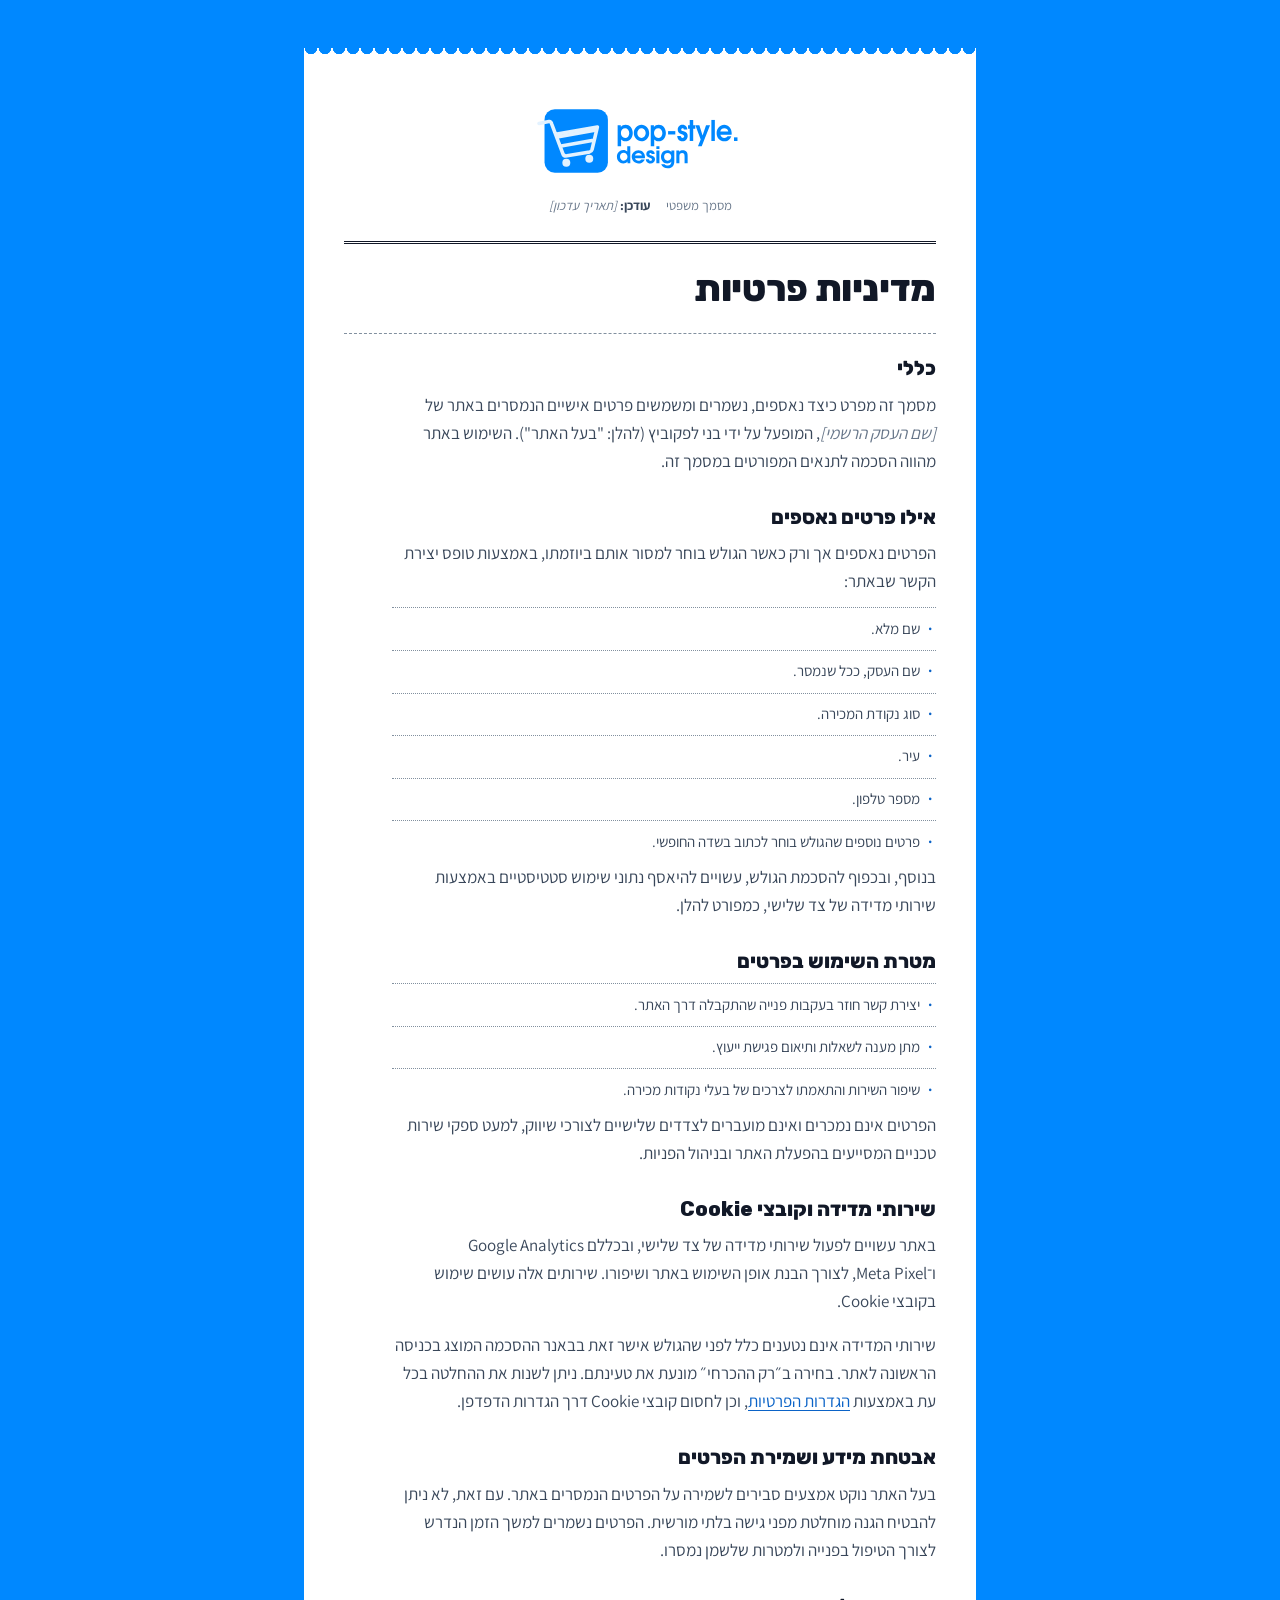
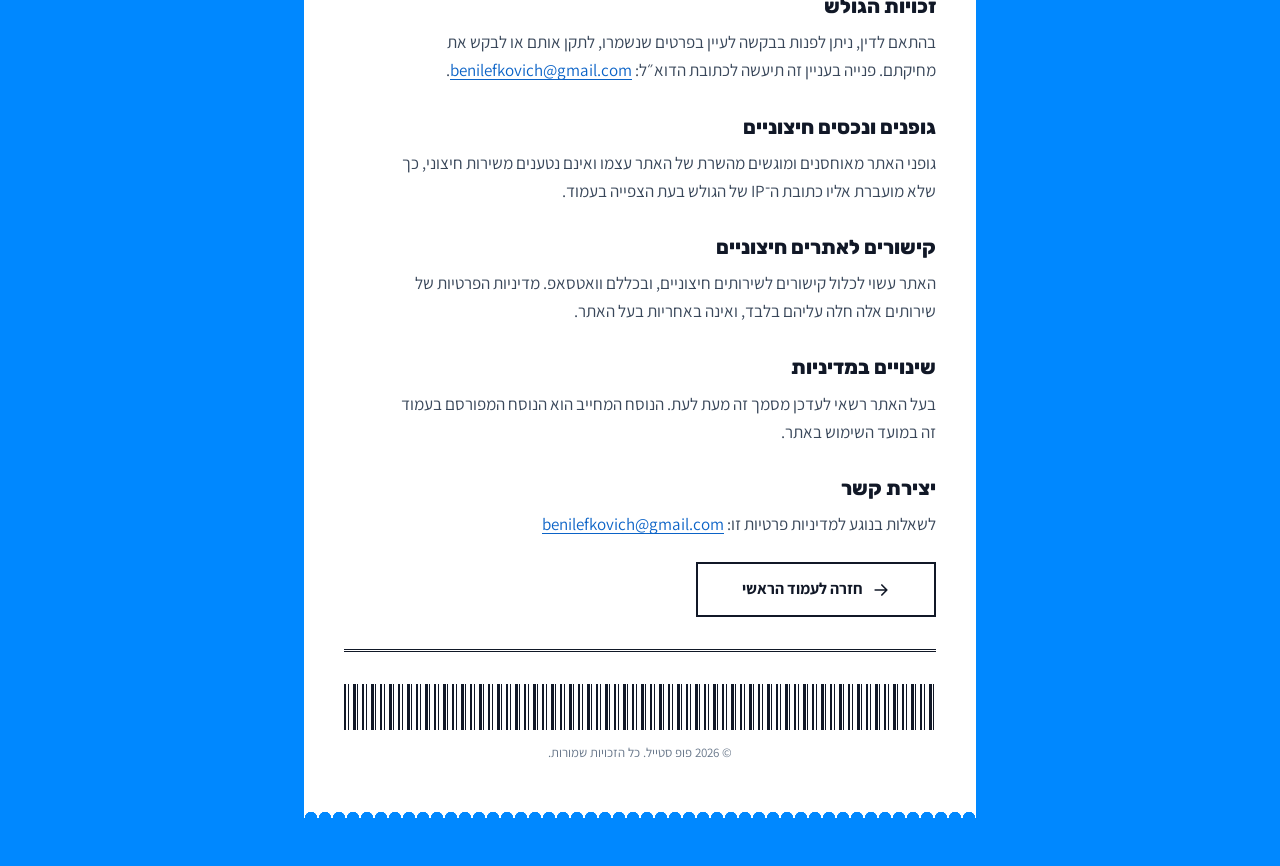
<file: privacy.html>
<!DOCTYPE html>
<html lang="he" dir="rtl">
<head>
<meta charset="utf-8">
<meta name="viewport" content="width=device-width, initial-scale=1">
<title>מדיניות פרטיות | פופ סטייל – תכנון ואופטימיזציה לנקודות מכירה</title>
<meta name="description" content="מדיניות הפרטיות של אתר פופ סטייל – תכנון ואופטימיזציה לנקודות מכירה.">
<meta name="robots" content="noindex, follow">

<link rel="preload" href="assets/fonts/rubik-800-hebrew.woff2" as="font" type="font/woff2" crossorigin>
<link rel="preload" href="assets/fonts/assistant-hebrew.woff2" as="font" type="font/woff2" crossorigin>
<link rel="stylesheet" href="assets/css/style.css">
<!-- אייקון הטאב. SVG הוא הראשי — הוא חד בכל רזולוציה; שאר הקבצים הם
     נפילות: ico לדפדפנים ישנים ולסימניות, PNG לדפדפנים שאינם קוראים
     SVG, apple-touch ל-iOS, וה-manifest לאנדרואיד. -->
<link rel="icon" href="favicon.ico" sizes="any">
<link rel="icon" href="assets/brand/favicon.svg" type="image/svg+xml">
<link rel="apple-touch-icon" href="assets/brand/apple-touch-icon.png" sizes="180x180">
<link rel="manifest" href="site.webmanifest">
<meta name="theme-color" content="#0088ff">

<script src="assets/js/site.config.js"></script>
</head>

<body>

<a class="skip" href="#main">דילוג לתוכן המרכזי</a>

<svg width="0" height="0" style="position:absolute" aria-hidden="true" focusable="false">
  <defs>
    <symbol id="i-alert" viewBox="0 0 24 24" fill="none" stroke="currentColor" stroke-width="1.8" stroke-linecap="round" stroke-linejoin="round">
      <path d="M10.3 3.9 2.4 17.4A1.9 1.9 0 0 0 4 20.3h16a1.9 1.9 0 0 0 1.6-2.9L13.7 3.9a1.9 1.9 0 0 0-3.4 0Z"/>
      <path d="M12 9v4.5M12 17h.01"/>
    </symbol>
    <symbol id="i-arrow" viewBox="0 0 24 24" fill="none" stroke="currentColor" stroke-width="2" stroke-linecap="round" stroke-linejoin="round">
      <path d="M19 12H5M11 6l-6 6 6 6"/>
    </symbol>
  </defs>
</svg>

<!-- אותה רצועה של העמוד הראשי. עמוד פנימי באתר הזה אינו עמוד אחר —
     הוא מסמך אחר שיוצא מאותה מכונה. -->
<div class="wrap">
  <main class="tape" id="main">
    <div class="tape__body">

      <header class="doc-head">
        <a href="index.html" aria-label="פופ סטייל, חזרה לעמוד הראשי">
          <img class="doc-head__logo" src="assets/brand/logo.svg" alt="pop-style. design"
               width="300" height="109" decoding="async">
        </a>
        <p class="doc-head__meta">
          <span>מסמך משפטי</span>
          <span><b>עודכן:</b> <span class="placeholder-text">[תאריך עדכון]</span></span>
        </p>
      </header>

      <hr class="rule-double">

      <h1 class="title title--doc">מדיניות פרטיות</h1>

      <div class="admin-notice" data-admin-notice>
        <svg aria-hidden="true"><use href="#i-alert"></use></svg>
        <p>
          <strong>הודעה למנהל האתר:</strong>
          זהו נוסח בסיסי בלבד, שנועד למנוע קישור שבור באתר.
          יש להעביר את המסמך לבדיקה של עורך דין ולהתאים אותו לפעילות בפועל
          (לרבות חובות לפי חוק הגנת הפרטיות והתקנות מכוחו) לפני פרסום האתר.
        </p>
      </div>

      <hr class="rule-single">

      <article class="prose prose--doc">

        <h2>כללי</h2>
        <p>
          מסמך זה מפרט כיצד נאספים, נשמרים ומשמשים פרטים אישיים הנמסרים באתר של
          <span class="placeholder-text">[שם העסק הרשמי]</span>, המופעל על ידי בני לפקוביץ
          (להלן: "בעל האתר"). השימוש באתר מהווה הסכמה לתנאים המפורטים במסמך זה.
        </p>

        <h2>אילו פרטים נאספים</h2>
        <p>הפרטים נאספים אך ורק כאשר הגולש בוחר למסור אותם ביוזמתו, באמצעות טופס יצירת הקשר שבאתר:</p>
        <ul>
          <li>שם מלא.</li>
          <li>שם העסק, ככל שנמסר.</li>
          <li>סוג נקודת המכירה.</li>
          <li>עיר.</li>
          <li>מספר טלפון.</li>
          <li>פרטים נוספים שהגולש בוחר לכתוב בשדה החופשי.</li>
        </ul>
        <p>
          בנוסף, ובכפוף להסכמת הגולש, עשויים להיאסף נתוני שימוש סטטיסטיים
          באמצעות שירותי מדידה של צד שלישי, כמפורט להלן.
        </p>

        <h2>מטרת השימוש בפרטים</h2>
        <ul>
          <li>יצירת קשר חוזר בעקבות פנייה שהתקבלה דרך האתר.</li>
          <li>מתן מענה לשאלות ותיאום פגישת ייעוץ.</li>
          <li>שיפור השירות והתאמתו לצרכים של בעלי נקודות מכירה.</li>
        </ul>
        <p>
          הפרטים אינם נמכרים ואינם מועברים לצדדים שלישיים לצורכי שיווק,
          למעט ספקי שירות טכניים המסייעים בהפעלת האתר ובניהול הפניות.
        </p>

        <h2>שירותי מדידה וקובצי Cookie</h2>
        <p>
          באתר עשויים לפעול שירותי מדידה של צד שלישי, ובכללם Google Analytics ו־Meta Pixel,
          לצורך הבנת אופן השימוש באתר ושיפורו. שירותים אלה עושים שימוש בקובצי Cookie.
        </p>
        <p>
          שירותי המדידה אינם נטענים כלל לפני שהגולש אישר זאת בבאנר ההסכמה המוצג בכניסה
          הראשונה לאתר. בחירה ב״רק ההכרחי״ מונעת את טעינתם. ניתן לשנות את ההחלטה בכל עת
          באמצעות <a href="index.html#" data-consent-reopen>הגדרות הפרטיות</a>,
          וכן לחסום קובצי Cookie דרך הגדרות הדפדפן.
        </p>

        <h2>אבטחת מידע ושמירת הפרטים</h2>
        <p>
          בעל האתר נוקט אמצעים סבירים לשמירה על הפרטים הנמסרים באתר.
          עם זאת, לא ניתן להבטיח הגנה מוחלטת מפני גישה בלתי מורשית.
          הפרטים נשמרים למשך הזמן הנדרש לצורך הטיפול בפנייה ולמטרות שלשמן נמסרו.
        </p>

        <h2>זכויות הגולש</h2>
        <p>
          בהתאם לדין, ניתן לפנות בבקשה לעיין בפרטים שנשמרו, לתקן אותם או לבקש את מחיקתם.
          פנייה בעניין זה תיעשה לכתובת הדוא״ל: <span data-contact="email"><span class="placeholder-text">[כתובת דוא״ל]</span></span>.
        </p>

        <h2>גופנים ונכסים חיצוניים</h2>
        <p>
          גופני האתר מאוחסנים ומוגשים מהשרת של האתר עצמו ואינם נטענים משירות חיצוני,
          כך שלא מועברת אליו כתובת ה־IP של הגולש בעת הצפייה בעמוד.
        </p>

        <h2>קישורים לאתרים חיצוניים</h2>
        <p>
          האתר עשוי לכלול קישורים לשירותים חיצוניים, ובכללם וואטסאפ.
          מדיניות הפרטיות של שירותים אלה חלה עליהם בלבד, ואינה באחריות בעל האתר.
        </p>

        <h2>שינויים במדיניות</h2>
        <p>
          בעל האתר רשאי לעדכן מסמך זה מעת לעת.
          הנוסח המחייב הוא הנוסח המפורסם בעמוד זה במועד השימוש באתר.
        </p>

        <h2>יצירת קשר</h2>
        <p>
          לשאלות בנוגע למדיניות פרטיות זו:
          <span data-contact="email"><span class="placeholder-text">[כתובת דוא״ל]</span></span>
        </p>

      </article>

      <div class="acts">
        <a class="act act--ghost" href="index.html">
          <svg class="i-flip" aria-hidden="true"><use href="#i-arrow"></use></svg>
          חזרה לעמוד הראשי
        </a>
      </div>

      <footer class="foot">
        <hr class="rule-double">
        <div class="barcode" aria-hidden="true"></div>
        <p class="foot__legal">© <span id="year">2026</span> פופ סטייל. כל הזכויות שמורות.</p>
      </footer>

    </div>
  </main>
</div>

<script>
  document.getElementById("year").textContent = String(new Date().getFullYear());

  var CFG = window.SITE_CONFIG || {};

  if (CFG.showAdminNotices === false) {
    document.querySelectorAll("[data-admin-notice]").forEach(function (el) { el.remove(); });
    document.documentElement.classList.add("no-admin");
  }

  /* כתובת הדוא״ל מגיעה מקובץ ההגדרות, בדיוק כמו בעמוד הראשי, כדי
     שלא תהיה כתובת שנייה שצריך לזכור לעדכן. */
  if (CFG.email) {
    document.querySelectorAll('[data-contact="email"]').forEach(function (el) {
      el.innerHTML = '<a class="mail-link" href="mailto:' + CFG.email.replace(/[&<>"']/g, "") +
                     '" dir="ltr">' + CFG.email.replace(/[&<>"']/g, "") + "</a>";
    });
  }

  /* "הגדרות הפרטיות": מוחק את ההחלטה השמורה ומחזיר לעמוד הראשי,
     שם באנר ההסכמה יוצג מחדש. העמוד הזה אינו טוען את main.js. */
  document.querySelectorAll("[data-consent-reopen]").forEach(function (link) {
    link.addEventListener("click", function (e) {
      e.preventDefault();
      try { window.localStorage.removeItem("beni.analyticsConsent"); } catch (err) {}
      window.location.href = "index.html";
    });
  });
</script>
</body>
</html>
</file>
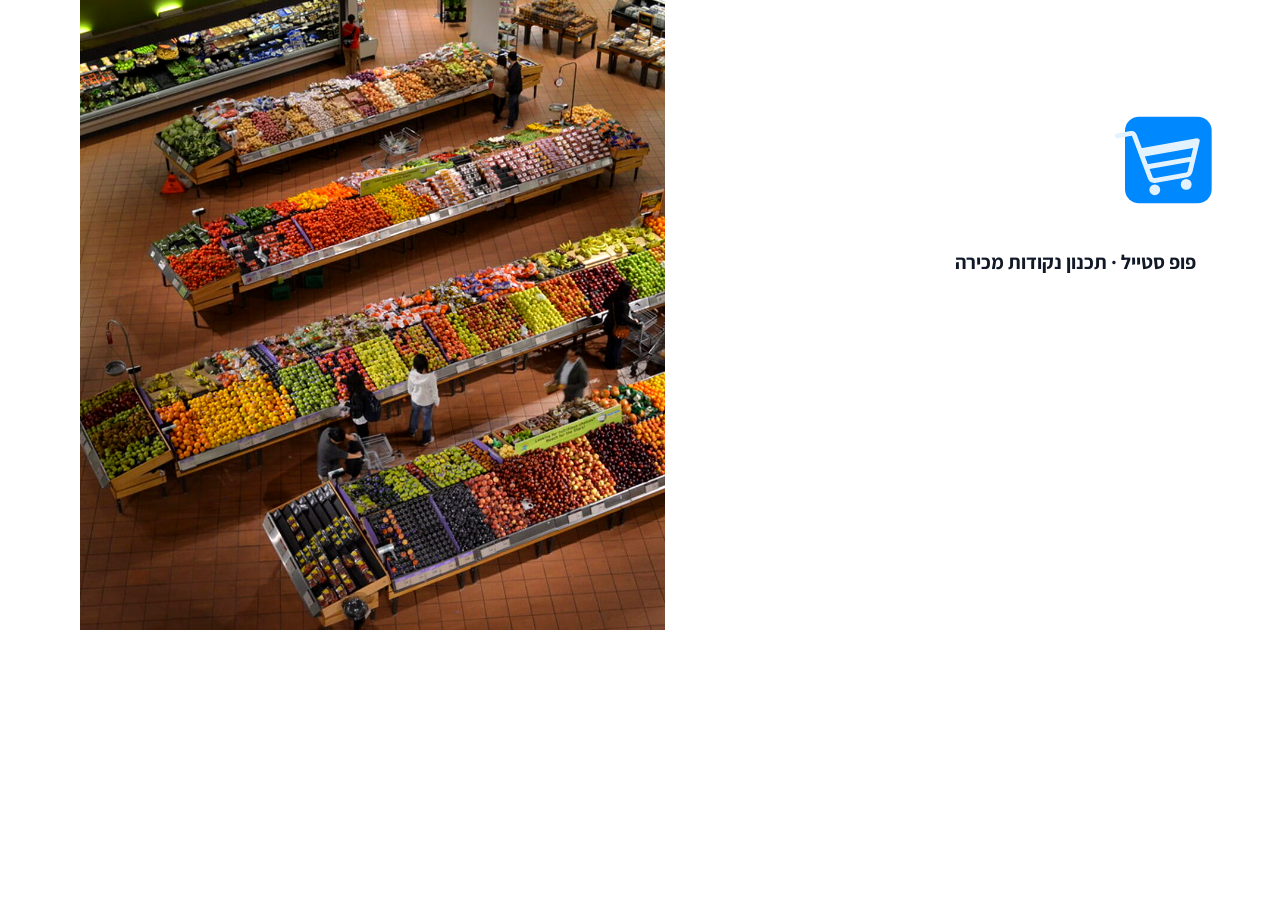
<file: tools/og/og.html>
<!DOCTYPE html>
<html lang="he" dir="rtl">
<head>
<meta charset="utf-8">
<!--
  תבנית נכס השיתוף (1200×630).
  נבנית מאותם טוקנים וגופנים של האתר, כדי שתצוגת הקישור בוואטסאפ ובפייסבוק
  תהיה המשך של העמוד ולא נכס נפרד. מרונדרת לתמונה על ידי tools/og/build-og.mjs.
  זהו המסך הראשון שהקהל המופנה רואה — לפני ההירו.
-->
<link rel="stylesheet" href="../../assets/css/style.css">
<style>
  html, body { margin: 0; padding: 0; }
  body {
    inline-size: 1200px;
    block-size: 630px;
    display: grid;
    grid-template-columns: 1.05fr 1fr;
    align-items: stretch;
    background: var(--brand-500);
    box-sizing: border-box;
    overflow: hidden;
  }
  /* צד הטקסט הוא השדה הכחול של ההירו. הוא נושא אך ורק טקסט תצוגה
     והסימן: לבן על #0082FC הוא 3.75:1, שעובר רק לטקסט גדול. */
  .og__text {
    padding: 58px 64px;
    display: flex;
    flex-direction: column;
    justify-content: center;
    gap: 26px;
  }
  .og__mark { inline-size: 104px; block-size: auto; }
  .og__brand {
    align-self: flex-start;
    font-family: var(--f-body);
    font-size: 20px;
    font-weight: 700;
    color: var(--brand-600);
    background: #fff;
    border-radius: 999px;
    padding: 8px 20px;
    margin: 0;
  }
  .og__title {
    font-family: var(--f-display);
    font-weight: 800;
    font-size: 70px;
    line-height: 1.0;
    color: #fff;
    margin: 0;
  }
  .og__img { position: relative; }
  .og__img img {
    inline-size: 100%; block-size: 100%; object-fit: cover; display: block;
    filter: saturate(1.18) contrast(1.08) brightness(1.02);
  }
</style>
</head>
<body>
  <div class="og__text">
    <img class="og__mark" src="../../assets/brand/icon.svg" alt="">
    <p class="og__brand">פופ סטייל · תכנון נקודות מכירה</p>
    <h1 class="og__title">מתכננים את החנות נכון.<br>מוכרים יותר.</h1>
  </div>
  <div class="og__img"><img src="../../assets/img/store-produce.jpg" alt=""></div>
</body>
</html>
</file>
<file: assets/css/style.css>
@charset "UTF-8";

/* ==========================================================================
   פופ סטייל — "הדוח"
   --------------------------------------------------------------------------
   העולם: סרט הקופה. דוח ה-Z שכל בעל חנות בישראל קורא בסוף היום — המסמך
   היחיד שאומר מה היום באמת עשה. העמוד הוא רצועה מודפסת אחת שיורדת על
   קרקע כחולה מוצפת. החלטת מועצה 0009; מחליפה את 0004.

   אסטרטגיית צבע: Committed. #0088FF מציף את הקרקע ונושא כ-55% מהמשטח.
   הרצועה היא נייר. אין קרם, אין קווי שיער עריכתיים, אין אדום אות —
   שלושת אלה הם בדיוק האשכולות שה-calibration של הסקיל מסמן כברירת
   המחדל של מכונה.

   טיפוגרפיה: Rubik ו-Assistant, גופני המותג. קול הקבלה מגיע מהמבנה —
   עמודות, מובילי נקודות, קווי סיכום וספרות טבלאיות — ולא מגופן
   מונוספייס בתחפושת, שה-craft floor אוסר כשאינו קוד או מדידה.

   מה הורם מהמתחרים שהקובייה חילקה:
   · מעיינית המצלמה — "המסגרת מסמנת את מה שחשוב בזמן שהנושא נשאר גלוי
     לגמרי תחתיה". הצילומים נושאים סימני מדידה, לא קישוט.
   · עטיפת היי־יי — "קרקע רוויה אחת מציפה את הפריים, לבן כצבע ההקלה
     היחיד".
   · הכריכה הקופטית — "המבנה הוא הקישוט היחיד". כל קו בעמוד הוא קו
     עמודה או קו סיכום. אין אף קו דקורטיבי.
   ========================================================================== */

@font-face {
  font-family: "Rubik";
  font-style: normal;
  font-weight: 800;
  font-display: block;
  src: url("../fonts/rubik-800-hebrew.woff2") format("woff2");
  unicode-range: U+0307-0308, U+0590-05FF, U+200C-2010, U+20AA, U+25CC, U+FB1D-FB4F;
}
@font-face {
  font-family: "Rubik";
  font-style: normal;
  font-weight: 800;
  font-display: block;
  src: url("../fonts/rubik-800-latin.woff2") format("woff2");
  unicode-range: U+0020-007E, U+00A0, U+2013-2014, U+2018-201D, U+2022, U+2026, U+20AA;
}
@font-face {
  font-family: "Assistant";
  font-style: normal;
  font-weight: 400 700;
  font-display: swap;
  src: url("../fonts/assistant-hebrew.woff2") format("woff2");
  unicode-range: U+0307-0308, U+0590-05FF, U+200C-2010, U+20AA, U+25CC, U+FB1D-FB4F;
}
@font-face {
  font-family: "Assistant";
  font-style: normal;
  font-weight: 400 700;
  font-display: swap;
  src: url("../fonts/assistant-latin.woff2") format("woff2");
  unicode-range: U+0000-00FF, U+0131, U+0152-0153, U+2000-206F, U+2122, U+FFFD;
}

:root {
  --blue: #0088ff;
  --blue-deep: #0b63c7;
  --blue-dark: #0a4f9e;
  --ink: #111827;
  --ink-2: #39475a;
  --ink-3: #68778a;
  --paper: #ffffff;
  --paper-2: #f2f5f8;
  --rule: #82909f;   /* מוביל הנקודות הוא המכשיר של העולם — הוא חייב להיקרא */
  --rule-strong: #111827;
  --whatsapp: #107c42;
  --alert: #a81109;

  --f-display: "Rubik", "Arial Hebrew", sans-serif;
  --f-body: "Assistant", "Arial Hebrew", system-ui, sans-serif;

  --tape: 760px;
  --gut: clamp(1rem, 4vw, 2.75rem);

  --s1: .25rem; --s2: .5rem; --s3: .75rem; --s4: 1rem;
  --s5: 1.5rem; --s6: 2rem; --s7: 3rem; --s8: 4rem;

  --ease: cubic-bezier(.16, 1, .3, 1);
}

*, *::before, *::after { box-sizing: border-box; }
[hidden] { display: none !important; }

::selection { background: var(--blue); color: #fff; }
:root { scrollbar-color: var(--blue-deep) var(--blue-dark); scrollbar-width: thin; accent-color: var(--blue-deep); }

html { -webkit-text-size-adjust: 100%; scroll-behavior: smooth; }

body {
  margin: 0;
  /* הקרקע הכחולה מציפה. היא אינה מבטא — היא השדה. */
  background: var(--blue);
  color: var(--ink);
  font-family: var(--f-body);
  font-size: 1.0625rem;
  line-height: 1.65;
  -webkit-font-smoothing: antialiased;
}

img, svg { max-width: 100%; display: block; }
img { height: auto; }
p { margin: 0; text-wrap: pretty; }
figure { margin: 0; }   /* ברירת המחדל היא 40px מהצדדים: הצילומים יצאו צרים מהרצועה */
ul { margin: 0; padding: 0; list-style: none; }
h1, h2, h3 {
  margin: 0;
  font-family: var(--f-display);
  font-weight: 800;
  line-height: 1.02;
  text-wrap: balance;
}

a { color: var(--blue-deep); text-underline-offset: 3px; }

:focus-visible {
  outline: 3px solid var(--blue-dark);
  outline-offset: 2px;
  box-shadow: 0 0 0 2px #fff;
  border-radius: 3px;
}
.tape :focus-visible { outline-color: var(--blue-deep); }

.sr-only {
  position: absolute; width: 1px; height: 1px; padding: 0;
  margin: -1px; overflow: hidden; clip: rect(0 0 0 0); white-space: nowrap; border: 0;
}

.skip {
  position: absolute; inset-block-start: -100px; inset-inline-start: var(--s4);
  z-index: 50; background: #fff; color: var(--ink);
  padding: var(--s3) var(--s4); font-weight: 700;
}
.skip:focus { inset-block-start: var(--s4); }

/* --------------------------------------------------------------------------
   הרצועה
   --------------------------------------------------------------------------
   נייר אמיתי: קצה מנוקב למעלה ולמטה, לא מלבן עם פינות מעוגלות.
   -------------------------------------------------------------------------- */

.wrap {
  max-inline-size: var(--tape);
  margin-inline: auto;
  padding-inline: var(--gut);
  padding-block: clamp(1.25rem, 5vw, 3rem);
  /* ראש ההדפסה רחב מהנייר בכוונה; בלי זה הוא יוצר גלילה אופקית
     במסך צר, שם לרצועה אין שולי כחול מסביב. נמדד: 5px ב-390. */
  overflow-x: clip;
}

.tape {
  /* בלי רקע. הלבן יושב על ::before, ::after ו-.tape__body בלבד —
     אחרת החורים שבמסכת הניקוב חושפים את הלבן של .tape ולא את הכחול,
     והקצה נראה חתוך בסכין. נמדד: הקצה היה ישר לגמרי. */
  padding: 0;
  position: relative;
}

/* קצה הניקוב. מסכה אמיתית ולא גרדיאנט מצויר: הנייר נקרע, לא נצבע. */
.tape::before,
.tape::after {
  content: "";
  display: block;
  block-size: 11px;
  background: var(--paper);
  -webkit-mask-image: radial-gradient(circle at 7px 0, transparent 6px, #000 6.5px);
  mask-image: radial-gradient(circle at 7px 0, transparent 6px, #000 6.5px);
  -webkit-mask-size: 14px 11px;
  mask-size: 14px 11px;
  -webkit-mask-repeat: repeat-x;
  mask-repeat: repeat-x;
}
.tape::after { rotate: 180deg; }

.tape__body { background: var(--paper); padding: clamp(1.5rem, 5vw, 2.75rem) clamp(1.1rem, 4.5vw, 2.5rem); }

/* --------------------------------------------------------------------------
   כותרת המסמך
   -------------------------------------------------------------------------- */

.doc-head { text-align: center; }
.doc-head__logo { inline-size: clamp(150px, 42vw, 210px); margin-inline: auto; }
.doc-head__meta {
  margin-block-start: var(--s4);
  font-size: .8125rem;
  color: var(--ink-3);
  display: flex;
  justify-content: center;
  flex-wrap: wrap;
  gap: var(--s2) var(--s4);
  font-variant-numeric: tabular-nums;
}
.doc-head__meta b { color: var(--ink-2); font-weight: 700; }

/* קו כפול — כמו ראש דוח אמיתי */
.rule-double {
  border: 0;
  border-block-start: 3px double var(--rule-strong);
  margin: var(--s5) 0;
}
.rule-single {
  border: 0;
  border-block-start: 1px dashed var(--rule);
  margin: var(--s5) 0;
}

/* --------------------------------------------------------------------------
   שורת מסמך: תווית · מוביל נקודות · ערך
   --------------------------------------------------------------------------
   זה המכשיר המרכזי של העולם. כל קו בעמוד הוא קו עמודה או קו סיכום —
   אף אחד מהם אינו דקורטיבי.
   -------------------------------------------------------------------------- */

.line {
  display: grid;
  grid-template-columns: auto 1fr auto;
  align-items: baseline;
  gap: var(--s3);
  padding-block: var(--s2);
  font-size: .9375rem;
}
.line__lead {
  border-block-end: 1px dotted var(--rule);
  transform: translateY(-.3em);
  /* בלי רוחב מינימום עמודת הערך בולעת את המוביל כשהערך ארוך,
     והמכשיר המרכזי של העולם נעלם בדיוק בשורה שהכי צריכה אותו.
     נמדד ב-390: שורת סוגי נקודות המכירה נשארה בלי מוביל. */
  min-inline-size: 2.25rem;
}
.line__val {
  font-weight: 700;
  font-variant-numeric: tabular-nums;
  color: var(--ink);
}
/* קישור בתוך שורת ערך הוא יעד עומד בפני עצמו ולא קישור בתוך משפט,
   כך שחריג 2.5.8 אינו חל עליו. נמדד 171x19 לפני התיקון. */
.line__val a,
.foot__links a {
  display: inline-flex;
  align-items: center;
  min-block-size: 24px;
}

/* --------------------------------------------------------------------------
   הכותרת הראשית — שורת הכותרת של המסמך
   -------------------------------------------------------------------------- */

.title {
  font-size: clamp(2rem, 7.5vw, 3.1rem);
  letter-spacing: -.01em;
  margin-block: var(--s4) var(--s4);
  /* 1.02 לא השאיר לבלוק ההיפוך מקום לנשום: נמדדו 2.5px בלבד בין
     האותיות לקצה המשטח הכהה, והיורדות בעברית (ך, ן, ץ, ק) נגעו בו. */
  line-height: 1.14;
}
.title em {
  font-style: normal;
  /* הדגשה שהיא פעולת הדפסה: היפוך, כמו שורה מודגשת בדוח. */
  background: var(--ink);
  color: var(--paper);
  padding: .06em .26em;
  box-decoration-break: clone;
  -webkit-box-decoration-break: clone;
}

.sub { color: var(--ink-2); max-width: 46ch; }

/* --------------------------------------------------------------------------
   סכום — המספר הגדול
   -------------------------------------------------------------------------- */

.total {
  display: grid;
  grid-template-columns: 1fr auto;
  align-items: end;
  gap: var(--s4);
  padding-block: var(--s3);
}
.total__label { font-size: .875rem; color: var(--ink-3); font-weight: 700; }
.total__fig {
  font-family: var(--f-display);
  font-weight: 800;
  font-size: clamp(2.6rem, 11vw, 4.4rem);
  line-height: .9;
  font-variant-numeric: tabular-nums;
  letter-spacing: -.02em;
}
.total__unit { font-size: .4em; }

/* --------------------------------------------------------------------------
   סעיף
   -------------------------------------------------------------------------- */

.sec { margin-block-start: var(--s7); }
.sec__no {
  font-size: .75rem;
  font-weight: 700;
  color: var(--blue-deep);
  font-variant-numeric: tabular-nums;
  /* בלי ריווח אותיות: "סעיף 01" הוא עברית, והעברית מאבדת קריאות
     כשמרווחים אותה. שער הבדיקה סימן 0.48px. */
}
.sec__h {
  font-size: clamp(1.35rem, 5vw, 1.9rem);
  margin-block: var(--s2) var(--s4);
}
.sec__lead { color: var(--ink-2); margin-block-end: var(--s5); max-width: 58ch; }

/* פריט בדוח: מספר, כותרת, הסבר */
.entry { padding-block: var(--s4); border-block-start: 1px solid var(--rule); }
.entry:first-of-type { border-block-start: 0; }
.entry__top { display: grid; grid-template-columns: auto 1fr; gap: var(--s3); align-items: baseline; }
.entry__n {
  font-family: var(--f-display);
  font-weight: 800;
  font-size: .9375rem;
  color: var(--blue-deep);
  font-variant-numeric: tabular-nums;
}
.entry__t { font-family: var(--f-display); font-weight: 800; font-size: 1.0625rem; }
.entry__d { color: var(--ink-2); font-size: .9375rem; margin-block-start: var(--s2); }

/* --------------------------------------------------------------------------
   מוצר — בלוק חשבונית
   -------------------------------------------------------------------------- */

.item {
  border: 1px solid var(--rule-strong);
  padding: var(--s5) var(--s4);
  margin-block-start: var(--s5);
}
.item--lead { background: var(--ink); color: var(--paper); border-color: var(--ink); }
.item--lead .item__t,
.item--lead .item__for { color: var(--paper); }
.item--lead .item__list li { color: #d6dde6; border-block-start-color: #3f5170; }
.item--lead .item__list li::before { color: var(--blue); }

.item__flag {
  font-size: .75rem;
  font-weight: 700;
  color: var(--blue);
  letter-spacing: .02em;
  margin-block-end: var(--s2);
}
.item__t { font-family: var(--f-display); font-weight: 800; font-size: clamp(1.2rem, 4.6vw, 1.55rem); }
.item__for { color: var(--ink-2); font-size: .9375rem; margin-block-start: var(--s2); }
.item__list { margin-block-start: var(--s4); }
.item__list li {
  position: relative;
  padding-inline-start: 1.4em;
  /* .42em נתן 6.3px בלבד בין הטקסט לקו המפריד. 8px הוא הרצפה. */
  padding-block: .56em;
  border-block-start: 1px dotted var(--rule);
  font-size: .9375rem;
  color: var(--ink-2);
}
.item__list li::before {
  content: "1×" / "";   /* טקסט חלופי ריק: סמן כמות, לא תוכן */
  unicode-bidi: isolate;   /* בלי זה הסידור הדו-כיווני הופך את הסמן */
  position: absolute;
  inset-inline-start: 0;
  color: var(--blue-deep);
  font-weight: 700;
  font-size: .78em;
  font-variant-numeric: tabular-nums;
}

/* --------------------------------------------------------------------------
   צילום עם סימני מדידה
   --------------------------------------------------------------------------
   ההרמה ממעיינית המצלמה: המסגרת מסמנת את מה שחשוב, והנושא נשאר גלוי
   לגמרי תחתיה. הסימנים הם מדידה, לא קישוט.
   -------------------------------------------------------------------------- */

.shot { position: relative; margin-block-start: var(--s5); }
.shot img { inline-size: 100%; aspect-ratio: 3 / 2; object-fit: cover; }
.shot__marks { position: absolute; inset: 0; pointer-events: none; }
.shot__marks rect, .shot__marks path {
  fill: none;
  stroke: var(--blue);
  stroke-width: 2;
  /* preserveAspectRatio="none" מותח את ה-viewBox בשני צירים שונים,
     ובלי זה הקווים האופקיים והאנכיים יוצאים בעובי שונה. */
  vector-effect: non-scaling-stroke;
}
.shot__cap {
  display: flex; justify-content: space-between; gap: var(--s3);
  margin-block-start: var(--s2);
  font-size: .75rem; color: var(--ink-3);
  font-variant-numeric: tabular-nums;
}

/* --------------------------------------------------------------------------
   פעולות
   -------------------------------------------------------------------------- */

.act {
  display: inline-flex; align-items: center; justify-content: center; gap: var(--s2);
  min-block-size: 52px; inline-size: 100%;
  /* ריפוד אנכי אמיתי, לא רק גובה מינימום עם מרכוז. האוויר היה נכון
     כל עוד התווית נכנסת בשורה אחת; תווית שנשברת לשתיים במסך צר
     הייתה נוגעת במסגרת. עכשיו הגובה הוא רצפה, לא מקור האוויר. */
  padding-block: var(--s3);
  padding-inline: var(--s5);
  background: var(--blue-deep); color: #fff;
  font-family: var(--f-body); font-weight: 700; font-size: 1rem;
  border: 2px solid var(--blue-deep);
  text-decoration: none;
  transition: background-color .18s var(--ease);
}
.act:hover { background: var(--blue-dark); border-color: var(--blue-dark); }
.act--ghost { background: transparent; color: var(--ink); border-color: var(--rule-strong); }
.act--ghost:hover { background: var(--paper-2); }
.act svg { inline-size: 20px; block-size: 20px; }

.acts { display: grid; gap: var(--s3); margin-block-start: var(--s5); }

/* --------------------------------------------------------------------------
   שאלות
   -------------------------------------------------------------------------- */

.q { border-block-start: 1px solid var(--rule); }
.q summary {
  display: flex; justify-content: space-between; align-items: center; gap: var(--s4);
  padding-block: var(--s4);
  font-family: var(--f-display); font-weight: 800; font-size: 1.0625rem;
  cursor: pointer; list-style: none;
}
.q summary::-webkit-details-marker { display: none; }
.q__sign { position: relative; inline-size: 14px; block-size: 14px; flex: none; }
.q__sign::before, .q__sign::after {
  content: ""; position: absolute; inset-inline: 0; inset-block-start: 6px;
  block-size: 2px; background: var(--blue-deep);
}
.q__sign::after { rotate: 90deg; transition: rotate .2s var(--ease); }
.q[open] .q__sign::after { rotate: 0deg; }
.q__a { padding-block-end: var(--s4); color: var(--ink-2); max-width: 68ch; font-size: .9375rem; }

/* --------------------------------------------------------------------------
   תחתית הדוח
   -------------------------------------------------------------------------- */

.foot { text-align: center; margin-block-start: var(--s6); }
.foot__thanks { font-family: var(--f-display); font-weight: 800; font-size: 1.1rem; }
.foot__rows { margin-block-start: var(--s4); display: grid; gap: var(--s2); font-size: .9375rem; }
.foot__rows a { color: var(--blue-deep); }

/* ברקוד — רכיב אמיתי של קבלה, לא עיטור */
.barcode {
  margin-block-start: var(--s6);
  block-size: 46px;
  background: repeating-linear-gradient(90deg,
    var(--ink) 0 2px, transparent 2px 4px,
    var(--ink) 4px 5px, transparent 5px 9px,
    var(--ink) 9px 12px, transparent 12px 13px,
    var(--ink) 13px 14px, transparent 14px 18px);
}
.foot__legal {
  text-align: center;
  font-size: .8125rem;
  color: var(--ink-3);
  margin-block-start: var(--s3);
  font-variant-numeric: tabular-nums;
}

/* --------------------------------------------------------------------------
   תנועה — הרצועה מודפסת
   --------------------------------------------------------------------------
   רגע מחובר אחד: השורות נכנסות כאילו ראש תרמי מדפיס אותן, מלמעלה למטה.
   ברירת המחדל היא מודפס: ללא JavaScript ובתנועה מופחתת לא מוסתר דבר.
   -------------------------------------------------------------------------- */

/* הדיו מתפתח, הנייר לא נחתך.
   גרסה ראשונה כאן השתמשה ב-clip-path: inset(0 0 100% 0) — וזה הסתיר
   תוכן לחלוטין עד ש-JavaScript שחרר אותו, בדיוק ההפרה שהחלטה 0007
   אסרה על האתר החי. השורה מתחילה גלויה וחיוורת ומתמלאת. */
.js .reveal { opacity: .48; translate: 0 10px; }
.js .reveal.is-visible {
  opacity: 1;
  translate: none;
  transition: opacity .45s var(--ease), translate .62s var(--ease);
}

/* הרגע המחובר היחיד בעמוד: ראש ההדפסה חולף פעם אחת על ראש המסמך.
   הוא אינו חוזר בכל סעיף — זה היה אותה כניסה ארבע־עשרה פעמים. */
.doc-head { position: relative; }
.js .doc-head::after {
  content: "";
  position: absolute;
  inset-inline: -6%;
  inset-block-start: 0;
  block-size: 2px;
  background: var(--blue);
  opacity: 0;
  pointer-events: none;
}
.js .doc-head.is-visible::after { animation: printhead 820ms var(--ease) 160ms both; }
@keyframes printhead {
  0%   { opacity: 1; inset-block-start: 0; }
  88%  { opacity: 1; }
  100% { opacity: 0; inset-block-start: 100%; }
}

@media (prefers-reduced-motion: reduce) {
  html { scroll-behavior: auto; }
  .js .reveal { opacity: 1; translate: none; transition: none; }
  .js .doc-head.is-visible::after { animation: none; }
  .q__sign::after { transition: none; }
  .act { transition: none; }
}

/* --------------------------------------------------------------------------
   רוחב
   -------------------------------------------------------------------------- */

@media (min-width: 620px) {
  .acts { grid-auto-flow: column; justify-content: start; }
  .act { inline-size: auto; min-inline-size: 240px; }
}

@media (max-width: 479px) {
  /* הגרסה הראשונה ביטלה כאן את הריפוד וכיסתה את המסך בנייר. התוצאה:
     בטלפון — המכשיר שבו הלקוח באמת קורא — הכחול, שהוא כל העולם,
     נעלם לגמרי, והניקוב שבקצה הרצועה לא נראה. נשאר מסגרת כחולה. */
  .tape__body { padding-inline: var(--s4); }
}


/* --------------------------------------------------------------------------
   הטופס — כל שדה הוא שורת מסמך
   --------------------------------------------------------------------------
   אין כאן תיבות מרחפות עם פינות מעוגלות. יש תווית מימין וקו מילוי,
   בדיוק כמו טופס מודפס שממלאים בעט על הדלפק.
   -------------------------------------------------------------------------- */

.form-block { margin-block-start: var(--s6); }
.form-block__t { font-family: var(--f-display); font-weight: 800; font-size: clamp(1.15rem, 4.4vw, 1.4rem); }
.form-block__intro { color: var(--ink-2); font-size: .9375rem; margin-block-start: var(--s2); }

.form__status { margin-block-start: var(--s4); font-size: .9375rem; font-weight: 700; }
.form__status:empty { display: none; }
.form__status--error { color: var(--alert); }
.form__status--success { color: var(--blue-deep); }

.field { margin-block-start: var(--s4); }
.field__label {
  display: block;
  font-size: .8125rem;
  font-weight: 700;
  color: var(--ink-2);
  margin-block-end: var(--s1);
}
.field__required { color: var(--alert); }
.field__optional { font-weight: 400; color: var(--ink-3); }

.field__control {
  inline-size: 100%;
  min-block-size: 46px;
  padding: var(--s2) var(--s3);
  font-family: var(--f-body);
  font-size: 1rem;
  color: var(--ink);
  background: var(--paper-2);
  /* הקו התחתון הוא הקו שממלאים עליו. שלושת האחרים אינם קיימים. */
  border: 0;
  border-block-end: 2px solid var(--rule-strong);
  border-radius: 0;
  appearance: none;
  -webkit-appearance: none;
}
textarea.field__control { min-block-size: 110px; line-height: 1.55; resize: vertical; }
select.field__control {
  /* שני גרדיאנטים לא מצליחים לצייר משולש נקי בגודל הזה. SVG מוטבע,
     וצד הריפוד הוא inline-end — בעברית החץ יושב משמאל. */
  background-image: url("data:image/svg+xml;charset=utf-8,%3Csvg xmlns='http://www.w3.org/2000/svg' viewBox='0 0 12 8'%3E%3Cpath fill='%23111827' d='M1 1.5 6 6.5l5-5'/%3E%3C/svg%3E");
  background-position: left var(--s4) center;
  background-size: 11px 8px;
  background-repeat: no-repeat;
  padding-inline-end: calc(var(--s4) * 2.25);
}
.field__control:focus-visible { background: var(--paper); }

.field__hint { font-size: .8125rem; color: var(--ink-3); margin-block-start: var(--s1); }

.field__error { display: none; }
/* background-color ולא background: הקיצור מוחק את חץ ה-select. */
.field.is-invalid .field__control { border-block-end-color: var(--alert); background-color: #fdf2f1; }
.field.is-invalid .field__error {
  display: flex;
  align-items: center;
  gap: var(--s2);
  margin-block-start: var(--s1);
  font-size: .8125rem;
  font-weight: 700;
  color: var(--alert);
}
.field__error svg { inline-size: 15px; block-size: 15px; flex: none; }

.act--submit {
  margin-block-start: var(--s5);
  cursor: pointer;
  font-size: 1.0625rem;
}

.form__legal { margin-block-start: var(--s3); font-size: .8125rem; color: var(--ink-3); }

/* שדה המלכודת: מחוץ למסך, לא display:none — בוטים מדלגים על מוסתר. */
.hp {
  position: absolute;
  inline-size: 1px; block-size: 1px;
  overflow: hidden; clip: rect(0 0 0 0);
  white-space: nowrap;
}


/* --------------------------------------------------------------------------
   הספח — סרגל הפעולה
   --------------------------------------------------------------------------
   7,000 פיקסלים של גלילה בלי קריאה לפעולה על המסך היא נסיגה תפקודית.
   הספח הוא הפתרון בשפת העולם: פיסת נייר שנתלשת מתחתית הקבלה ונשארת
   ביד, עם הקצה המנוקב כלפי מעלה.

   main.js מפעיל אותו רק כשיש מספר וואטסאפ, ומסיג אותו כששתי קריאות
   הפעולה האחרות על המסך. ההסגה אינה ויזואלית בלבד: הוא מקבל inert
   ו-aria-hidden, כך שהוא יוצא גם ממסלול המקלדת וגם מקורא המסך.
   -------------------------------------------------------------------------- */

.action-bar {
  position: fixed;
  inset-block-end: 0;
  inset-inline: 0;
  z-index: 40;
  display: flex;
  justify-content: center;
  padding: var(--s3) var(--gut) max(var(--s3), env(safe-area-inset-bottom));
  /* הספח הוא נייר, ונייר לבן על רצועה לבנה אינו נקרא — הניקוב נעלם.
     הוא מקבל את אותה קרקע כחולה של כל העמוד. */
  background: var(--blue);
  pointer-events: none;
  transition: translate .26s var(--ease), opacity .2s var(--ease);
}
.action-bar[hidden] { display: none; }
.action-bar.is-stowed { translate: 0 140%; opacity: 0; }

.action-bar__btn {
  pointer-events: auto;
  position: relative;
  display: inline-flex;
  align-items: center;
  justify-content: center;
  gap: var(--s2);
  inline-size: 100%;
  max-inline-size: calc(var(--tape) - var(--gut) * 2);
  min-block-size: 56px;
  padding-inline: var(--s5);
  margin-block-start: 11px;
  background: var(--paper);
  color: var(--ink);
  font-weight: 700;
  font-size: 1rem;
  text-decoration: none;
  box-shadow: 0 2px 10px rgb(4 30 64 / .16);
}
/* הקצה המנוקב — אותה מסכה של הרצועה, כלפי מעלה */
.action-bar__btn::before {
  content: "";
  position: absolute;
  inset-block-start: -11px;
  inset-inline: 0;
  block-size: 11px;
  background: var(--paper);
  -webkit-mask-image: radial-gradient(circle at 7px 11px, transparent 6px, #000 6.5px);
  mask-image: radial-gradient(circle at 7px 11px, transparent 6px, #000 6.5px);
  -webkit-mask-size: 14px 11px;
  mask-size: 14px 11px;
  -webkit-mask-repeat: repeat-x;
  mask-repeat: repeat-x;
}
.action-bar__btn svg { inline-size: 21px; block-size: 21px; color: var(--whatsapp); }
.action-bar__btn:hover { background: var(--paper-2); }
.action-bar__btn:hover::before { background: var(--paper-2); }

/* הספח מכסה את סוף העמוד — מפנים לו מקום */
body.has-action-bar .foot { padding-block-end: calc(var(--s6) + 56px); }

@media (prefers-reduced-motion: reduce) {
  .action-bar { transition: none; }
}

/* ==========================================================================
   חלקי האתר שאינם קיימים בתצוגה המקדימה
   ========================================================================== */

ol { margin: 0; padding: 0; list-style: none; }
dl, dt, dd { margin: 0; }

/* --------------------------------------------------------------------------
   מספור הסעיפים — נספר ב-CSS ולא נכתב ביד
   --------------------------------------------------------------------------
   אזור ההמלצות מוסתר כברירת מחדל ונמחק על ידי main.js כשאין ממליצים
   אמיתיים. ספרות כתובות ביד היו יוצרות חור ברצף (05 ואז 07). מונה
   CSS אינו סופר אלמנט עם display:none, ולכן הרצף נכון גם ללא
   JavaScript וגם איתו — ותוכן העניינים נשאר מסונכרן איתו.
   -------------------------------------------------------------------------- */

.tape__body { counter-reset: sec; }
.sec { counter-increment: sec; }
.sec__no::before { content: "סעיף " counter(sec, decimal-leading-zero); }

/* --------------------------------------------------------------------------
   תוכן העניינים — הניווט של העמוד
   -------------------------------------------------------------------------- */

.toc__t {
  font-size: .75rem;
  font-weight: 700;
  color: var(--ink-3);
  margin-block-end: var(--s2);
}
.toc__list { counter-reset: toc; }
.toc__list li {
  counter-increment: toc;
  display: grid;
  grid-template-columns: auto 1fr auto;
  /* center ולא baseline: הקישור הוא inline-flex עם גובה מינימום של
     30px לצורך יעד הנגיעה, והבסיס שלו אינו הבסיס של פסאודו ריק.
     נמדד — המוביל צף 13px מעל השורה שלו ונקרא כשייך לשורה שמעליה. */
  align-items: center;
  gap: var(--s3);
}
/* grid-row מפורש על שלושתם. בלעדיו המיקום האוטומטי שם את ה-::before
   בשורה 1 עמודה 2, והסמן לא חוזר אחורה — הקישור נדחף לשורה 2 והמוביל
   נראה כשייך לשורה שמעליו. אותה תקלה שנתפסה כבר ב-.row. */
.toc__list li::before {
  content: "";
  grid-column: 2;
  grid-row: 1;
  border-block-end: 1px dotted var(--rule);
  min-inline-size: 2.25rem;
}
.toc__list li::after {
  content: counter(toc, decimal-leading-zero);
  grid-column: 3;
  grid-row: 1;
  font-family: var(--f-display);
  font-weight: 800;
  font-size: .8125rem;
  color: var(--blue-deep);
  font-variant-numeric: tabular-nums;
}
.toc__list a {
  grid-column: 1;
  grid-row: 1;
  display: inline-flex;
  align-items: center;
  min-block-size: 30px;
  color: var(--ink);
  font-weight: 700;
  font-size: .9375rem;
  text-decoration: none;
}
.toc__list a:hover { text-decoration: underline; }
/* הסעיף שהקורא נמצא בו, מסומן על ידי main.js */
.toc__list a[aria-current] { color: var(--blue-deep); text-decoration: underline; }

/* --------------------------------------------------------------------------
   טקסט רץ וסמל בשורת מסמך
   -------------------------------------------------------------------------- */

.prose { color: var(--ink-2); max-inline-size: 68ch; }
.prose p + p { margin-block-start: var(--s4); }

.line__i {
  inline-size: 15px;
  block-size: 15px;
  color: var(--ink-3);
  display: inline-block;
  vertical-align: -2px;
  margin-inline-end: 2px;
}

.item__flag { display: flex; align-items: center; gap: var(--s2); }
.item__flag svg { inline-size: 13px; block-size: 13px; flex: none; }

.item__cta { margin-block-start: var(--s5); }
.item--lead .item__cta { background: var(--paper); color: var(--ink); border-color: var(--paper); }
.item--lead .item__cta:hover { background: var(--paper-2); border-color: var(--paper-2); }

.act--sm { min-block-size: 40px; font-size: .9375rem; padding: var(--s2) var(--s4); inline-size: auto; }

/* --------------------------------------------------------------------------
   הצעת הפתיחה וטווח המחיר — מוצגים רק אם מולאו ב-site.config.js
   -------------------------------------------------------------------------- */

.offer-note {
  margin-block-start: var(--s4);
  padding: var(--s3) var(--s4);
  background: var(--paper-2);
  border-inline-start: 3px solid var(--blue-deep);
  font-size: .9375rem;
  font-weight: 700;
  color: var(--ink-2);
}

/* --------------------------------------------------------------------------
   הערות למנהל האתר ומילויי־מקום
   --------------------------------------------------------------------------
   אלה כלי עבודה, לא עיצוב. main.js מוחק אותם כש-showAdminNotices כבוי
   ומוסיף .no-admin ל-<html>, ואז מילויי־המקום עוברים ללבוש שקט: הטקסט
   נשאר ואומר בדיוק מה חסר, בלי תיבות ענבר מקווקוות שנקראות כתקלה
   כשמציגים את העמוד ללקוח.
   -------------------------------------------------------------------------- */

.admin-notice {
  display: flex;
  gap: var(--s3);
  margin-block-start: var(--s4);
  padding: var(--s3) var(--s4);
  background: #fff8e8;
  border: 1px dashed #a06a05;
  color: #5a3c02;
  font-size: .875rem;
}
.admin-notice svg { inline-size: 18px; block-size: 18px; flex: none; margin-block-start: 2px; }
.admin-notice code {
  font-family: ui-monospace, SFMono-Regular, Menlo, monospace;
  font-size: .9em;
  background: #fdeec6;
  padding: 0 .25em;
}
.admin-notice--inline { margin-block: var(--s4); }

.placeholder-text {
  display: inline-block;
  padding: 0 .35em;
  background: #fdeec6;
  border-block-end: 1px dashed #a06a05;
  color: #5a3c02;
}
.no-admin .placeholder-text {
  background: none;
  border: 0;
  color: var(--ink-3);
  font-style: italic;
  padding: 0;
}

/* --------------------------------------------------------------------------
   מצבי הטופס שה-main.js כותב
   -------------------------------------------------------------------------- */

.form__status {
  display: none;
  align-items: flex-start;
  gap: var(--s2);
}
.form__status.is-visible { display: flex; }
.form__status svg { inline-size: 18px; block-size: 18px; flex: none; margin-block-start: 3px; }
.form__status a { color: inherit; }

.act--submit[disabled] { opacity: .65; cursor: progress; }
.btn__spinner {
  inline-size: 16px;
  block-size: 16px;
  margin-inline-start: var(--s2);
  border: 2px solid currentColor;
  border-block-start-color: transparent;
  border-radius: 50%;
  animation: spin .7s linear infinite;
}
@keyframes spin { to { rotate: 360deg; } }
@media (prefers-reduced-motion: reduce) { .btn__spinner { animation-duration: 2.4s; } }

/* --------------------------------------------------------------------------
   באנר ההסכמה למדידה
   --------------------------------------------------------------------------
   מדיניות הפרטיות מצהירה שנתוני השימוש נאספים בכפוף להסכמה. הבאנר הוא
   מה שהופך את ההצהרה לנכונה: כלי המדידה אינם נטענים לפני אישור.
   -------------------------------------------------------------------------- */

.consent {
  position: fixed;
  inset-block-end: 0;
  inset-inline: 0;
  z-index: 60;
  background: var(--ink);
  color: #d6dde6;
  padding: var(--s4) var(--gut);
}
.consent__inner {
  max-inline-size: var(--tape);
  margin-inline: auto;
  display: grid;
  gap: var(--s3);
}
.consent__text { font-size: .875rem; }
.consent__text a { color: #9ec9ff; }
.consent__actions { display: flex; gap: var(--s3); flex-wrap: wrap; }
.consent .act { inline-size: auto; }
.consent .act--ghost { color: #fff; border-color: #55657d; background: transparent; }
.consent .act--ghost:hover { background: #22304a; }
/* הבאנר מכסה את הספח — הספח מתרומם מעליו */
body.has-consent .action-bar { inset-block-end: 96px; }

@media (min-width: 620px) {
  .consent__inner { grid-template-columns: 1fr auto; align-items: center; gap: var(--s5); }
}

/* --------------------------------------------------------------------------
   קישורי התחתית
   -------------------------------------------------------------------------- */

.foot__links {
  margin-block-start: var(--s5);
  display: flex;
  flex-wrap: wrap;
  justify-content: center;
  gap: var(--s2) var(--s4);
  font-size: .875rem;
}
.foot__links a { color: var(--blue-deep); }

/* --------------------------------------------------------------------------
   עמודים פנימיים — מדיניות פרטיות ושגיאה 404
   --------------------------------------------------------------------------
   עמוד פנימי באתר הזה אינו עמוד אחר: הוא מסמך אחר שיוצא מאותה מכונה.
   אותה רצועה, אותו ראש מסמך, אותו ברקוד.
   -------------------------------------------------------------------------- */

/* כותרת של מסמך משפטי אינה כותרת מכירה: היא קטנה יותר ואינה נושאת
   את בלוק ההיפוך. */
.title--doc { font-size: clamp(1.6rem, 5.4vw, 2.3rem); margin-block-end: var(--s4); }

.prose--doc { color: var(--ink-2); }
.prose h2 {
  font-family: var(--f-display);
  font-weight: 800;
  font-size: clamp(1.05rem, 3.6vw, 1.25rem);
  color: var(--ink);
  margin-block: var(--s6) var(--s3);
}
.prose h2:first-child { margin-block-start: 0; }
.prose a { color: var(--blue-deep); }
.prose ul { margin-block-start: var(--s3); }
/* בעולם הזה גם רשימה במסמך משפטי היא רשימת שורות עם קווי עמודה,
   ולא תבליטים. אין כאן קו דקורטיבי אחד. */
.prose li {
  position: relative;
  padding-inline-start: 1.1em;
  padding-block: .56em;
  border-block-start: 1px dotted var(--rule);
  font-size: .9375rem;
}
.prose li::before {
  content: "·";
  position: absolute;
  inset-inline-start: .25em;
  color: var(--blue-deep);
  font-weight: 700;
}

/* כתובת הדוא״ל במסמך המשפטי. היא קישור בתוך משפט, כך שחריג 2.5.8 חל
   עליה — אבל הפער קטן והתיקון זול, ולכן היא מקבלת 24px בכל זאת. */
.mail-link { display: inline-block; min-block-size: 24px; }

/* חץ "חזרה" הוא אייקון כיווני, והעמוד עברי. בלי המראה הוא מצביע
   לכיוון ההמשך ולא לכיוון החזרה. */
.i-flip { transform: scaleX(-1); }
</file>
